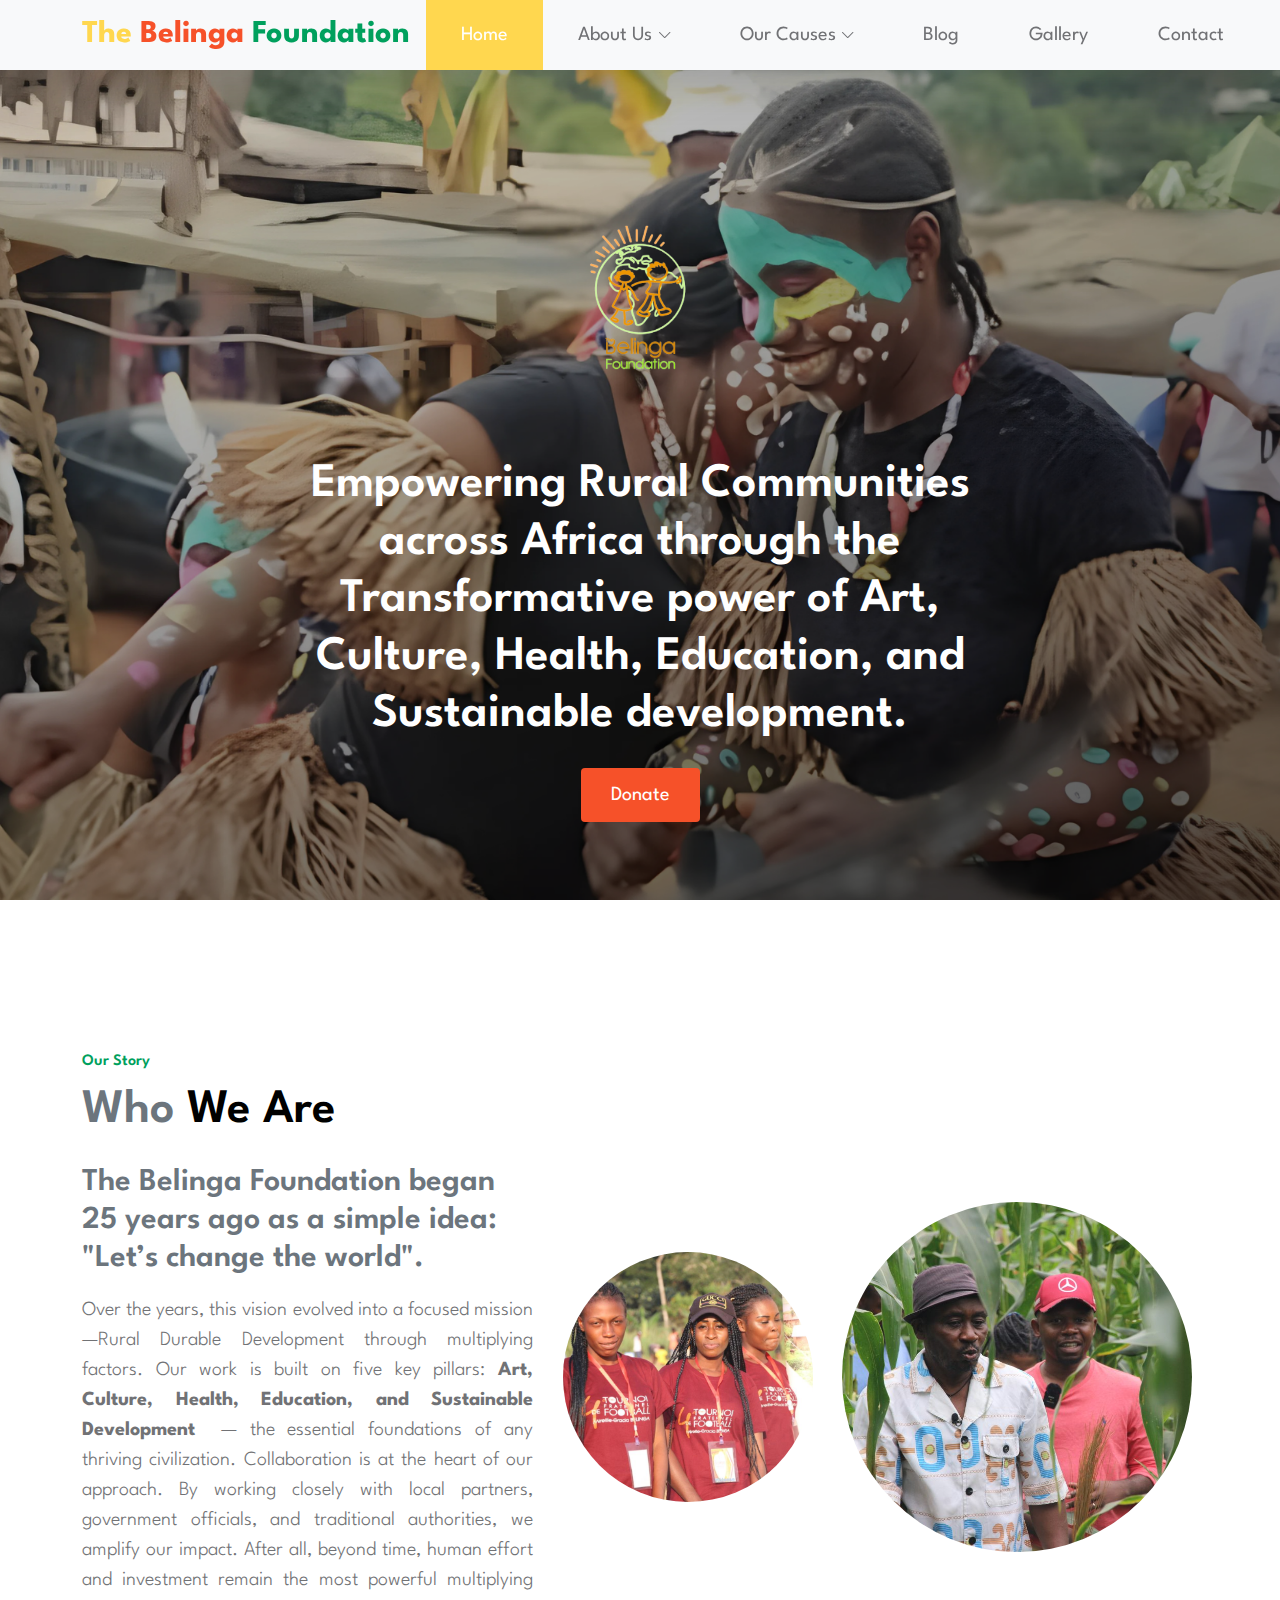
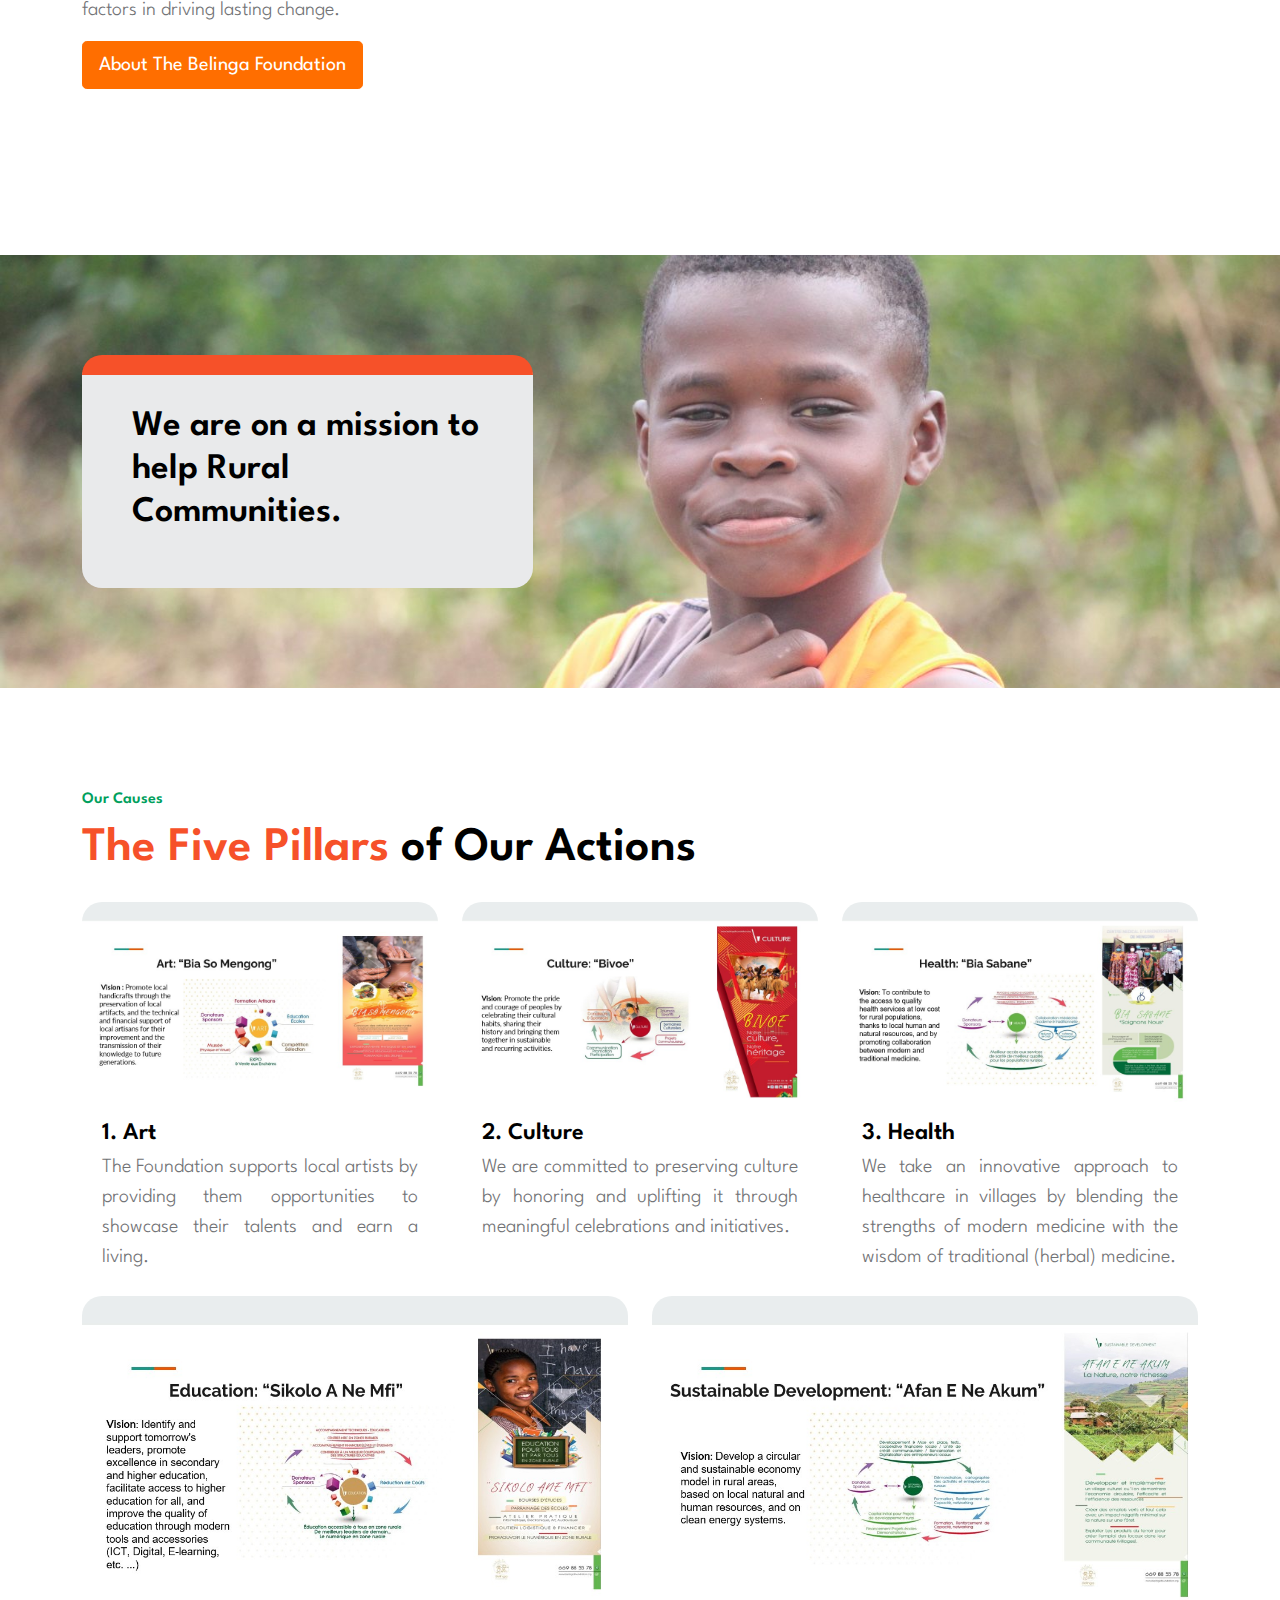
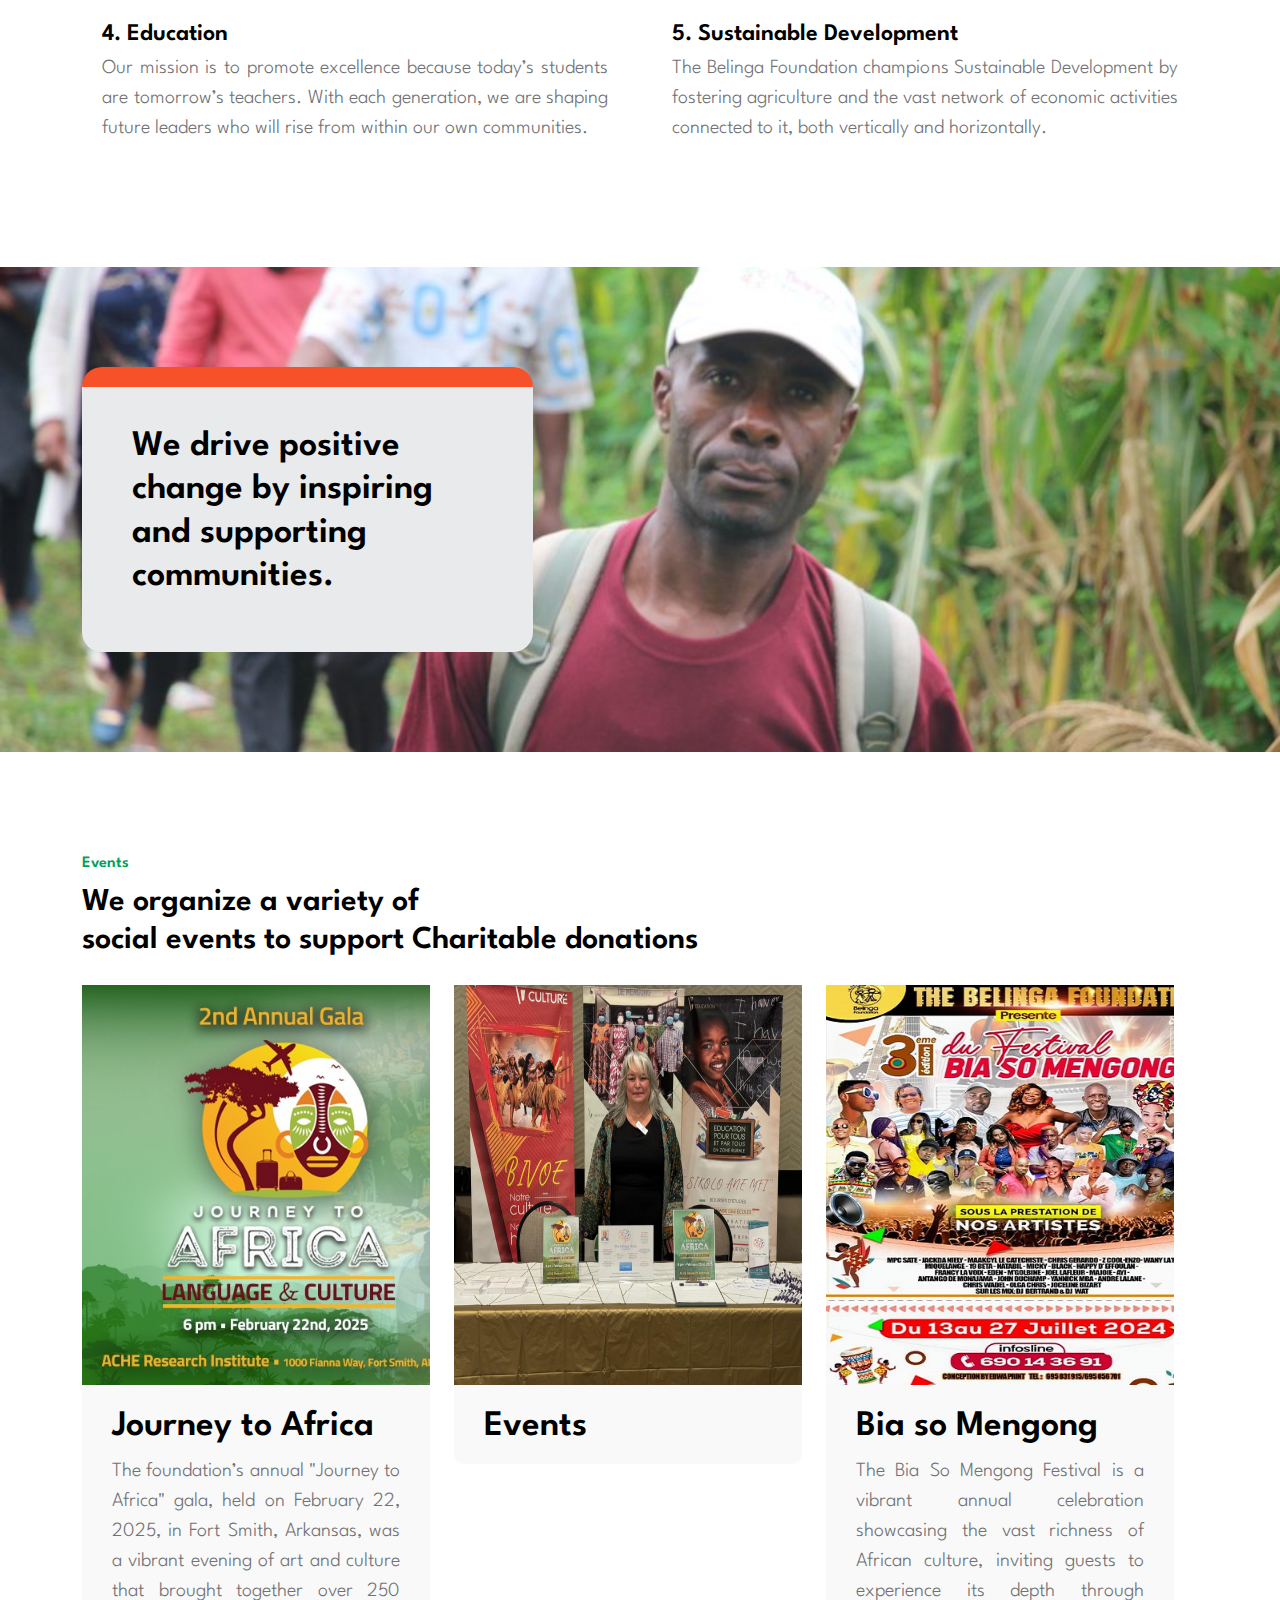
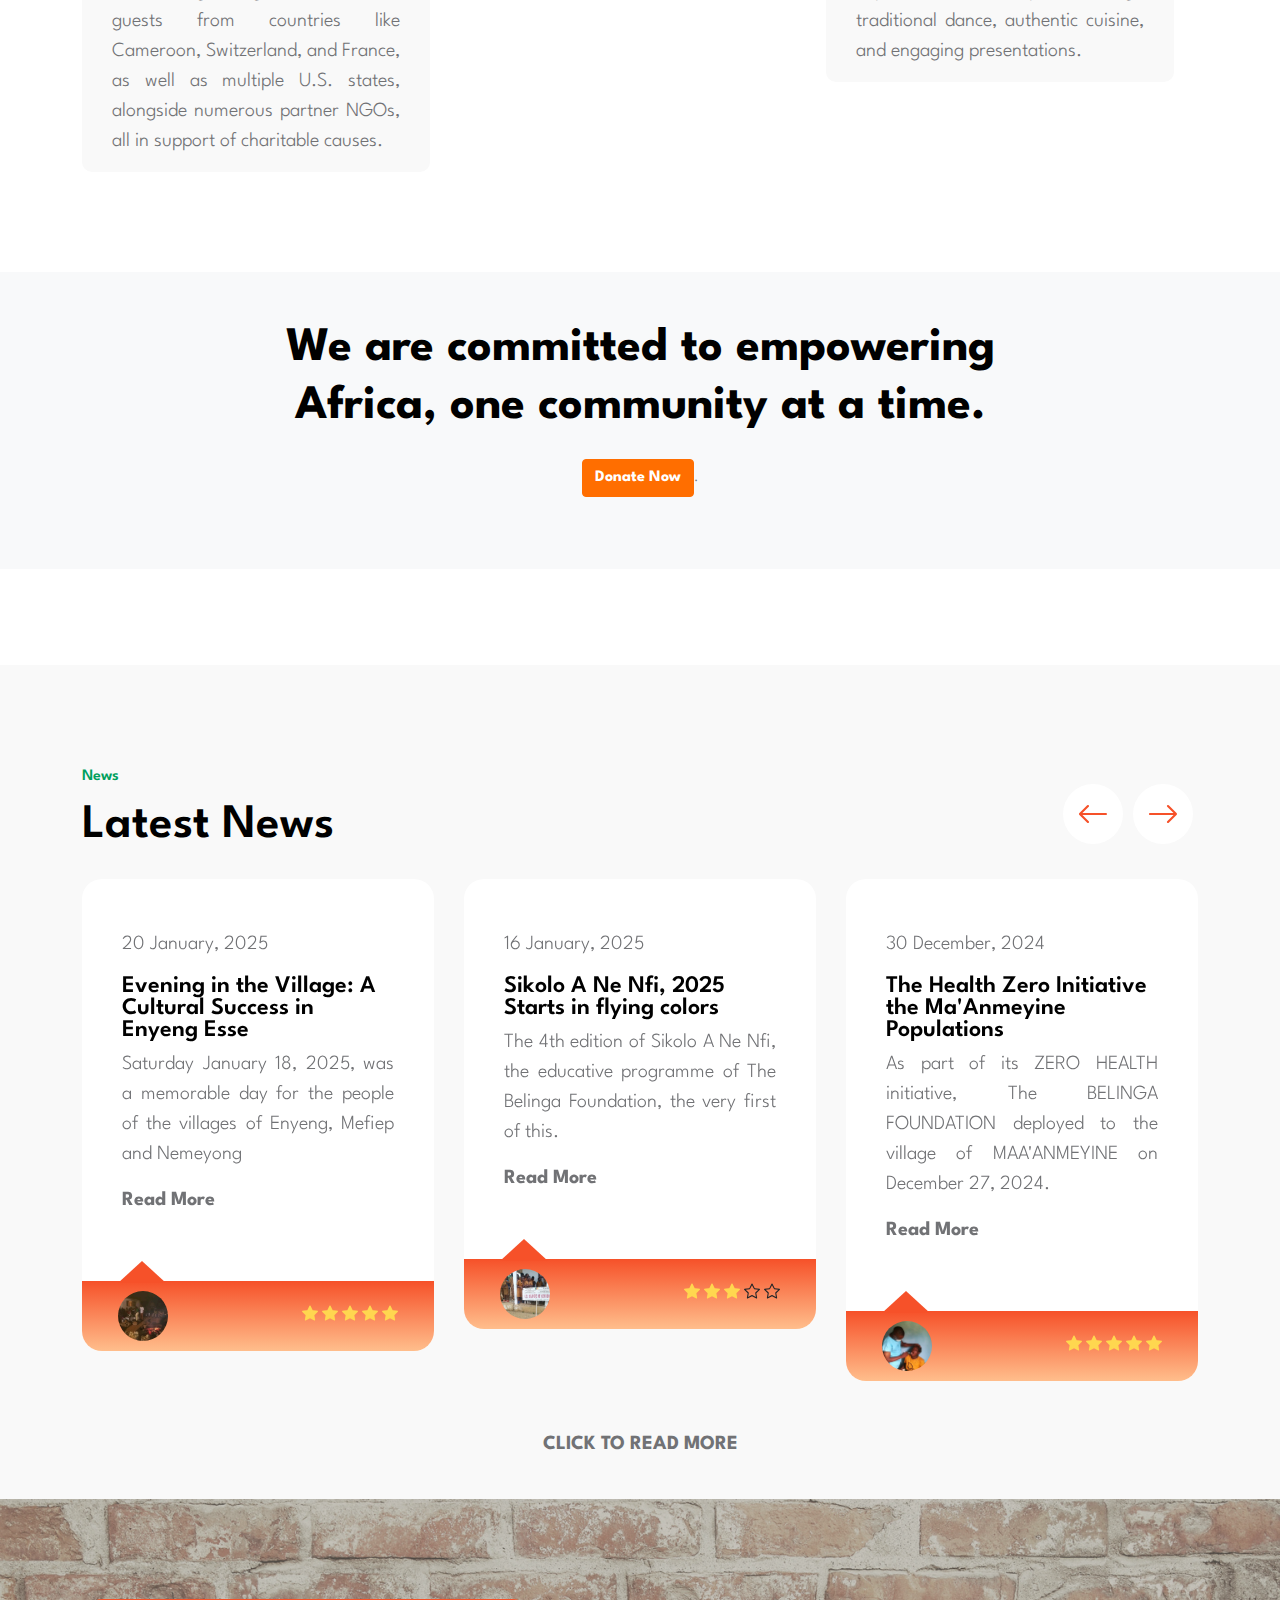
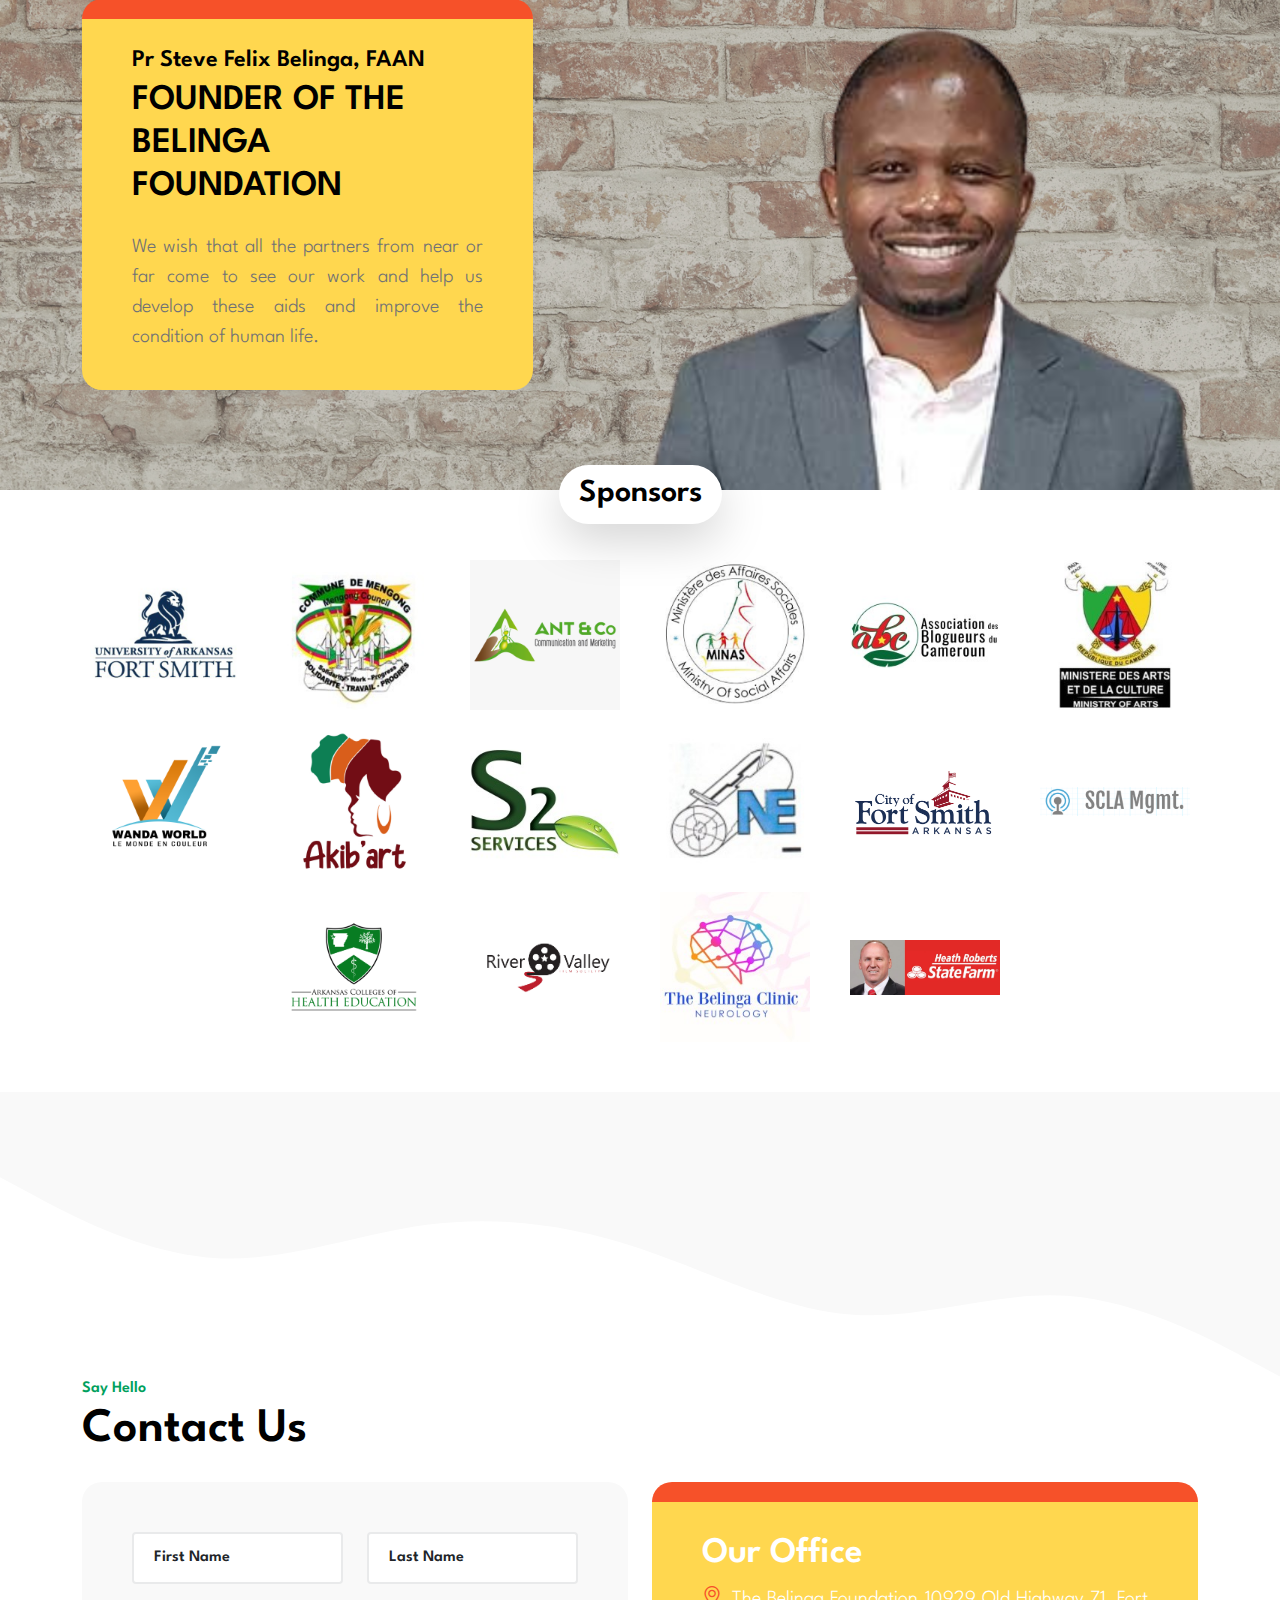
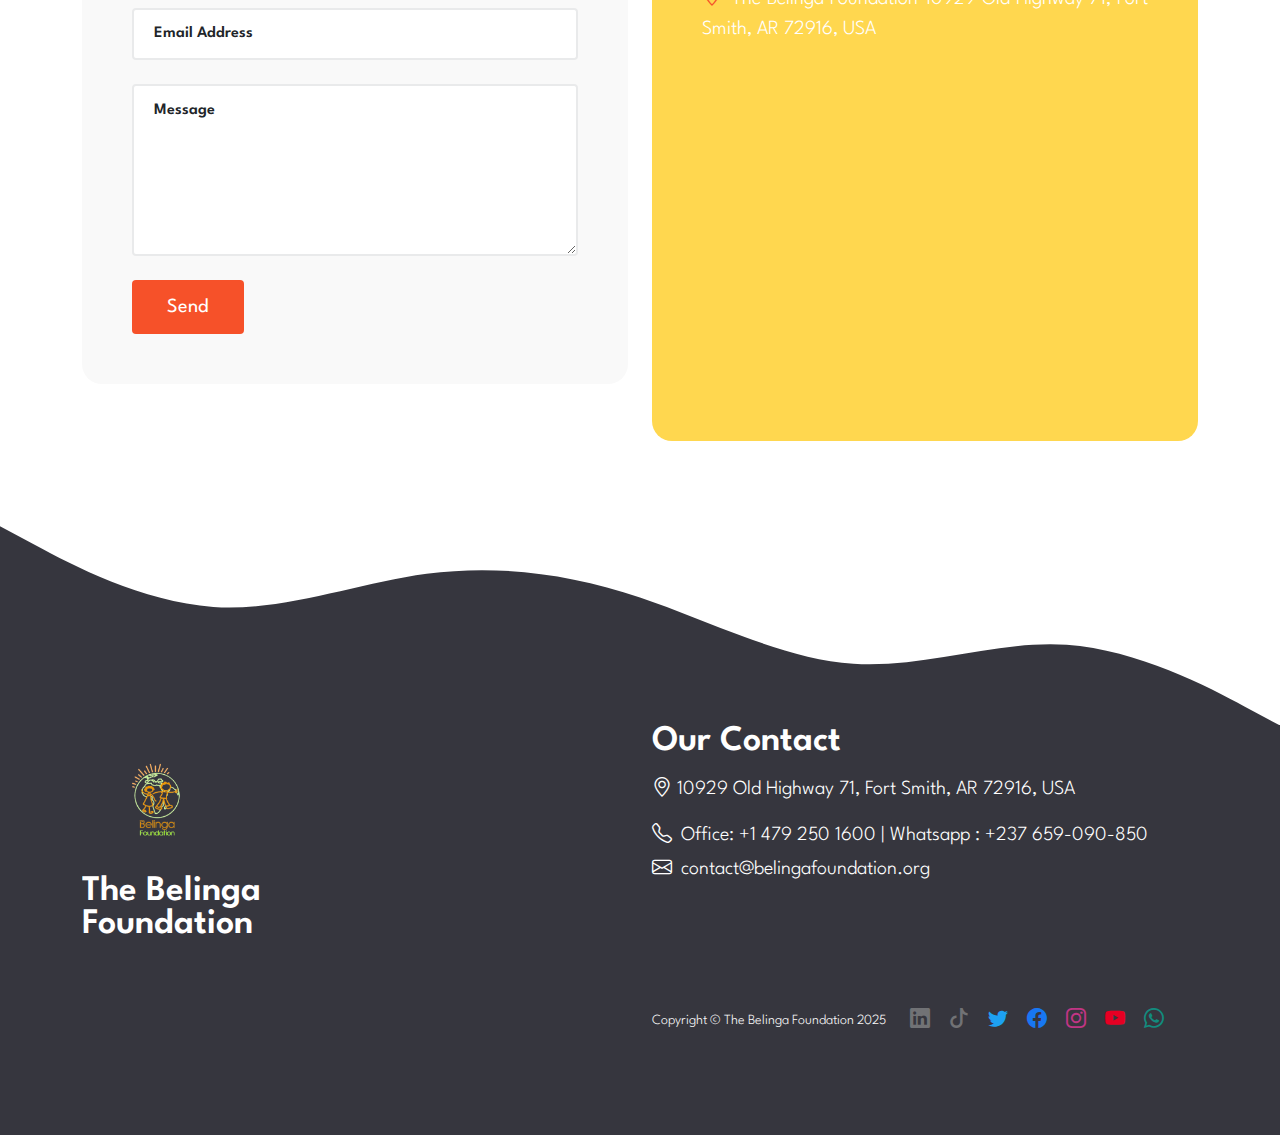
<file: index.html>
<!DOCTYPE html>
<html lang="en">
  <head>
    <meta charset="utf-8" />
    <meta name="viewport" content="width=device-width, initial-scale=1" />
    <meta name="description" content="" />

    <title>Home | The Belinga Foundation</title>

    <!-- CSS FILES -->
    <link rel="preconnect" href="https://fonts.googleapis.com" />

    <link rel="preconnect" href="https://fonts.gstatic.com" crossorigin />

    <link
      href="https://fonts.googleapis.com/css2?family=League+Spartan:wght@100;300;400;600;700&display=swap"
      rel="stylesheet"
    />
    <link href="css/bootstrap.min.css" rel="stylesheet" />
    <link href="css/bootstrap-icons.css" rel="stylesheet" />
    <link href="css/owl.carousel.min.css" rel="stylesheet" />
    <link href="css/style.css" rel="stylesheet" />
    <link rel="icon" type="image/x-icon" href="images/logo/favicon.jpg" />
  </head>

  <body>
    <!-- ? Preloader Start -->
    <!-- <div id="preloader-active">
      <div class="preloader d-flex align-items-center justify-content-center">
          <div class="preloader-inner position-relative">
              <div class="preloader-circle"></div>
              <div class="preloader-img pere-text">
                  <img src="images/logo/lg.png" alt="">
              </div>
          </div>
      </div>
  </div>-->
    <!-- Preloader Start -->
    <nav class="navbar navbar-expand-lg bg-light fixed-top shadow-lg">
      <div class="container">
        <a class="navbar-brand" href="index.html">
          The<span class="tooplate-red"> Belinga</span>
          <span class="tooplate-green"> Foundation</span>
        </a>

        <button
          class="navbar-toggler"
          type="button"
          data-bs-toggle="collapse"
          data-bs-target="#navbarNav"
          aria-controls="navbarNav"
          aria-expanded="false"
          aria-label="Toggle navigation"
        >
          <span class="navbar-toggler-icon"></span>
        </button>

        <div class="collapse navbar-collapse" id="navbarNav">
          <ul class="navbar-nav ms-auto">
            <li class="nav-item">
              <a class="nav-link click-scroll" href="#section_1">Home</a>
            </li>

            <li class="nav-item dropdown">
              <a
                class="nav-link dropdown-toggle click-scroll"
                href="#section_2"
                id="navbarLightDropdownMenuLink"
                role="button"
                data-bs-toggle="dropdown"
                aria-expanded="false"
                >About Us</a>

              <ul
                class="dropdown-menu dropdown-menu-light"
                aria-labelledby="navbarLightDropdownMenuLink"
              >
                <li>
                  <a class="dropdown-item" href="about.html">Who We Are</a>
                </li>

                <li>
                  <a class="dropdown-item" href="#">Our Team</a>
                </li>
              </ul>
            </li>

            <li class="nav-item dropdown">
              <a
                class="nav-link dropdown-toggle click-scroll"
                href="#section_3"
                id="navbarLightDropdownMenuLink"
                role="button"
                data-bs-toggle="dropdown"
                aria-expanded="false"
                >Our Causes</a>

              <ul
                class="dropdown-menu dropdown-menu-light"
                aria-labelledby="navbarLightDropdownMenuLink"
              >
                <li>
                  <a class="dropdown-item" href="causes.html">Causes</a>
                </li>
                <li>
                  <a class="dropdown-item" href="#">Campaign</a>
                </li>
              </ul>
            </li>
            <li class="nav-item">
              <a class="nav-link click-scroll" href="#section_4">Blog</a>
            </li>
            <li class="nav-item">
              <a class="nav-link click-scroll" href="#">Gallery</a>
            </li>

            <li class="nav-item">
              <a class="nav-link click-scroll" href="#section_5">Contact</a>
            </li>
          </ul>
        </div>
      </div>
    </nav>

    <main>
      <section
        class="hero-section hero-slide d-flex justify-content-center align-items-center"
        id="section_1"
      >
        <div class="container">
          <div class="row">
            <div class="col-lg-8 col-12 text-center mx-auto">
              <div class="hero-section-text">
                <img
                  src="images/logo/bf-logo.png"
                  class="img-rounded"
                  width="300"
                  height="300"
                  alt="Belinga Foundation's Logo"
                />
                <div class="hero-section-text">
                  <h2 class="hero-title text-white mt-2 mb-4">
                    Empowering Rural Communities across Africa through the
                    Transformative power of Art, Culture, Health, Education, and
                    Sustainable development.
                  </h2>
                  <a href="donate.html" class="btn btn-primary cta-btn">Donate</a>
                </div>
              </div>
              </div>
            </div>
          </div>
        </div>
      </section>

      <section class="about-section section-padding" id="section_2">
        <div class="container">
          <div class="row align-items-center">
            <div class="col-lg-5 col-12">
              <small class="section-small-title">Our Story</small>

              <h2 class="mt-2 mb-4">
                <span class="text-muted">Who</span> We Are
              </h2>

              <h4 class="text-muted mb-3">
                The Belinga Foundation began 25 years ago as a simple idea: "Let’s change the world".
              </h4>

              <p>Over the years, this vision evolved into a focused mission—Rural Durable Development through multiplying factors. 
                Our work is built on five key pillars:<strong> Art, Culture, Health, Education, and Sustainable Development </strong> — the essential foundations of any thriving civilization.
                Collaboration is at the heart of our approach. By working closely with local partners, government officials, and traditional authorities, we amplify our impact. 
                After all, beyond time, human effort and investment remain the most powerful multiplying factors in driving lasting change.
              </p>
              <p>
                <a href="about.html" class="btn btn-primary btn-lg">About The Belinga Foundation</a>
              </p>
            </div>

            <div class="col-lg-3 col-md-5 col-5 mx-lg-auto">
              <img
                src="images/home/1_5.png"
                class="about-image about-image-small img-fluid"
                alt=""
              />
            </div>

            <div class="col-lg-4 col-md-7 col-7">
              <img
                src="images/home/1_3.jpg"
                class="about-image img-fluid"
                alt=""
              />
            </div>
          </div>
        </div>
      </section>

      <section class="featured-section section-padding">
        <div class="container">
          <div class="row">
            <div class="col-lg-5 col-12">
              <div class="custom-block featured-custom-block">
                <h3 class="mt-6 mb-4">We are on a mission to help Rural Communities.</h3>
              </div>        
            </div>
          </div>
        </div>
      </section>        
                      
     <section class="shop-section section-padding" id="section_3">
      <div class="container">
        <div class="row">
          <div class="col-lg-12 col-12">
            <small class="section-small-title">Our Causes</small>

            <h2 class="mt-2 mb-4">
              <span class="tooplate-red">The Five Pillars</span> of Our Actions
            </h2>
          </div>

          <div class="col-lg-4 col-12">
            <div class="shop-thumb">
              <div class="shop-image-wrap">
                <a href="5 pillars/art.html">
                  <img
                    src="images/5 pillars/art.jpg"
                    class="shop-image img-fluid"
                    alt=""
                  />
                </a>

               <div class="shop-btn-wrap">
                  <a
                    href="5 pillars/art.html"
                    class="shop-btn custom-btn btn d-flex align-items-center align-items-center"
                    >Learn more</a>
                </div>
              </div>
              <div class="shop-body">
                <h5>1. Art</h5>
                <p>The Foundation supports local artists by providing them opportunities to showcase their talents and earn a living.</p>
              </div>
            </div>
          </div>
          

          <div class="col-lg-4 col-12">
            <div class="shop-thumb">
              <div class="shop-image-wrap">
                <a href="5 pillars/culture.html">
                  <img
                    src="images/5 pillars/culture.jpg"
                    class="shop-image img-fluid"
                    alt=""
                  />
                </a>

               <div class="shop-btn-wrap">
                  <a
                    href="5 pillars/culture.html"
                    class="shop-btn custom-btn btn d-flex align-items-center align-items-center"
                    >Learn more</a>
                </div>
              </div>
              <div class="shop-body">
                <h5>2. Culture</h5>
                <p>We are committed to preserving culture by honoring and uplifting it through meaningful celebrations and initiatives.</p>
              </div>
             </div>
          </div>
          

          <div class="col-lg-4 col-12">
            <div class="shop-thumb">
              <div class="shop-image-wrap">
                <a href="5 pillars/health.html">
                  <img
                    src="images/5 pillars/health.jpg"
                    class="shop-image img-fluid"
                    alt=""
                  />
                </a>

               <div class="shop-btn-wrap">
                  <a
                    href="5 pillars/health.html"
                    class="shop-btn custom-btn btn d-flex align-items-center align-items-center"
                    >Learn more</a>
                </div>
              </div>
              <div class="shop-body">
                <h5>3. Health</h5>
                <p>We take an innovative approach to healthcare in villages by blending the strengths of modern medicine with the wisdom of traditional (herbal) medicine.</p>
              </div>
            </div>
          </div>
          

          <div class="col-lg-6 col-12">
            <div class="shop-thumb">
              <div class="shop-image-wrap">
                <a href="5 pillars/education.html">
                  <img
                    src="images/5 pillars/education.jpg"
                    class="shop-image img-fluid"
                    alt=""
                  />
                </a>

               <div class="shop-btn-wrap">
                  <a
                    href="5 pillars/education.html"
                    class="shop-btn custom-btn btn d-flex align-items-center align-items-center"
                    >Learn more</a>
                </div>
              </div>
              <div class="shop-body">
                <h5>4. Education</h5>
                <p>Our mission is to promote excellence because today’s students are tomorrow’s teachers. With each generation, we are shaping future leaders who will rise from within our own communities.</p>
              </div>
            </div>
          </div>
          

          <div class="col-lg-6 col-12">
            <div class="shop-thumb">
              <div class="shop-image-wrap">
                <a href="5 pillars/sustainable_development.html">
                  <img
                    src="images/5 pillars/sd.jpg"
                    class="shop-image img-fluid"
                    alt=""
                  />
                </a>

               <div class="shop-btn-wrap">
                  <a
                    href="5 pillars/sustainable_development.html"
                    class="shop-btn custom-btn btn d-flex align-items-center align-items-center"
                    >Learn more</a>
                </div>
              </div>
              <div class="shop-body">
                <h5>5. Sustainable Development</h5>
                <p>The Belinga Foundation champions Sustainable Development by fostering agriculture and the vast network of economic activities connected to it, both vertically and horizontally.</p>
              </div>
             </div>
          </div>
         </div>
            </div>
            </div>
            </div>
            </div>
            </section>
            <section class="featuredx-section section-padding">
              <div class="container">
                <div class="row">
                  <div class="col-lg-5 col-12">
                    <div class="custom-block featured-custom-block">
                      <h3 class="mt-2 mb-4">We drive positive change by inspiring and supporting communities.</h3>
      
                        </div>
                      </div>
                    </div>        
                  </div>
                </div>
              </div>
            </section> 
            
             <section class="shop-section section-padding" id="section_3">
              <div class="container">
                  <div class="row">
                    <div class="col-md-6 col-sm-6">
                             
                      </div>
                        <div class="row">
                          <div class="col-lg-12 col-12">
                            <small class="section-small-title">Events</small>
              
                            <h4 class="mt-2 mb-4">
                              <span>We organize a variety of <br/>social events to support Charitable donations</span> 
                            </h4>
                          </div>
              
    
                        <div class="clearfix"></div>
    
                        <div class="col-md-4 col-sm-6">
                             <div class="team-thumb wow fadeInUp" data-wow-delay="0.2s">
                                  <img src="images/events/jta gala.jpg" width="400" height="400" class="img-responsive" alt="">
    
                                       <div class="team-info">
                                            <h3>Journey to Africa</h3>
                                            <p>
                                              The foundation’s annual "Journey to Africa" gala, held on February 22, 2025, in Fort Smith, Arkansas, was a vibrant evening of art and culture that brought together over 250 guests from countries like Cameroon, Switzerland, and France, as well as multiple U.S. states, alongside numerous partner NGOs, all in support of charitable causes.
                                            </p>
                                       </div>
                                       
    
                             </div>
                        </div>
    
                        <div class="col-md-4 col-sm-6">
                             <div class="team-thumb wow fadeInUp" data-wow-delay="0.4s">
                                  <img src="images/events/1_2.jpg" width="400" height="400" class="img-responsive" alt="">
    
                                       <div class="team-info">
                                            <h3>Events</h3>
                                            <p></p>
                                       </div>
                                </div>
                        </div>
    
                        <div class="col-md-4 col-sm-6">
                             <div class="team-thumb wow fadeInUp" data-wow-delay="0.6s">
                                  <img src="images/events/bia so mengong-.png" width="400" height="400" class="img-responsive" alt="">
    
                                       <div class="team-info">
                                            <h3>Bia so Mengong</h3>
                                            <p>The Bia So Mengong Festival is a vibrant annual celebration showcasing the vast richness of African culture, inviting guests to experience its depth through traditional dance, authentic cuisine, and engaging presentations.</p>       
                                        </div>
                               </div>
                        
                        </div>
              </div>
         </section>  
           
      <section class="newsletter-cta py-5 bg-light">
        <div class="container">
             <div class="row justify-content-center">
                <div class="col-lg-8 text-center">
                    <h2 class="mb-4 fw-bold">We are committed to empowering Africa, one community at a time.</h2>          
                    <p class="mt-3 text-muted small text-center mb-4"><a href="donate.html" class="btn btn-primary"><strong>Donate Now</strong></a>.</p>
                </div>
                </div>
            </div>
        </div>
    </section>
        &nbsp;&nbsp;&nbsp;&nbsp;<br />
        &nbsp;&nbsp;&nbsp;&nbsp;<br />
        &nbsp;&nbsp;&nbsp;&nbsp;<br />
        &nbsp;&nbsp;&nbsp;&nbsp;<br />


   <section class="reviews-section section-padding pb-0" id="section_4">
    <div class="container">
        <div class="row">

            <div class="col-lg-12 col-12">
                <small class="section-small-title">News</small>

                <h2 class="mt-2 mb-4">Latest News</h2>

                <div class="owl-carousel reviews-carousel">
                    <div class="reviews-thumb">
                        <div class="reviews-body">
                          <p>20 January, 2025</p>
                          <h5>Evening in the Village: A Cultural Success in Enyeng Esse</h5>
                          <p>Saturday January 18, 2025, was a memorable day for the people of the villages of Enyeng, Mefiep and Nemeyong</p>
                          <p><strong><a href="#">Read More</a></strong></p>
                        </div>
                        
                        <div class="reviews-bottom reviews-bottom-up d-flex align-items-center">
                            <img src="images/blog/eveningatesse.jpg" class="avatar-image img-fluid" alt="">

                            <div class="d-flex align-items-center justify-content-between flex-wrap w-100 ms-3">
                              <p class="text-white mb-0">
                                    
                                </p>

                                <div class="reviews-icons">
                                    <i class="bi-star-fill"></i>
                                    <i class="bi-star-fill"></i>
                                    <i class="bi-star-fill"></i>
                                    <i class="bi-star-fill"></i>
                                    <i class="bi-star-fill"></i>
                                </div>
                            </div>
                        </div>
                    </div>

                    <div class="reviews-thumb">
                        <div class="reviews-body">
                          <p>16 January, 2025</p>
                          <h5>Sikolo A Ne Nfi, 2025 Starts in flying colors</h5>
                          <p>The 4th edition of Sikolo A Ne Nfi, the educative programme of The Belinga Foundation, the very first of this.</p>
                          <p><strong><a href="#">Read More</a></strong></p>
                        </div>

                        <div class="reviews-bottom reviews-bottom-up d-flex align-items-center">
                            <img src="images/blog/sikilo.jpg" class="avatar-image img-fluid" alt="">
                           
                            <div class="d-flex align-items-center justify-content-between flex-wrap w-100 ms-3">
                              <p class="text-white mb-0">
                                    
                              </p>
                                  <div class="reviews-icons">
                                    <i class="bi-star-fill"></i>
                                    <i class="bi-star-fill"></i>
                                    <i class="bi-star-fill"></i>
                                    <i class="bi-star"></i>
                                    <i class="bi-star"></i>
                                </div>
                            </div>
                        </div>
                    </div>

                    <div class="reviews-thumb">
                        <div class="reviews-body">
                          <p>30 December, 2024</p>
                          <h5>The Health Zero Initiative the Ma'Anmeyine Populations</h5>
                          <p>As part of its ZERO HEALTH initiative, The BELINGA FOUNDATION deployed to the village of MAA'ANMEYINE on December 27, 2024.</p>
                          <p><strong><a href="#">Read More</a></strong></p>
                        </div>

                        <div class="reviews-bottom reviews-bottom-up d-flex align-items-center">
                            <img src="images/blog/health_zero.jpg" class="avatar-image img-fluid" alt="">

                            <div class="d-flex align-items-center justify-content-between flex-wrap w-100 ms-3">
                                <p class="text-white mb-0">
                                    
                                </p>

                                <div class="reviews-icons">
                                    <i class="bi-star-fill"></i>
                                    <i class="bi-star-fill"></i>
                                    <i class="bi-star-fill"></i>
                                    <i class="bi-star-fill"></i>
                                    <i class="bi-star-fill"></i>
                                </div>
                            </div>
                        </div>
                    </div>

                    <div class="reviews-thumb">
                        <div class="reviews-body">
                          <p>21 December, 2024</p>
                          <h5>The Belinga Foundation stands by the side of the vulnerable Students in Garoua Boulai</h5>
                          <p>For every child deserves to smile, The Belinga Foundation has left the South, Littoral, and Center regions of Cameroon.</p>
                          <p><strong><a href="#">Read More</a></strong></p>
                        </div>

                        <div class="reviews-bottom reviews-bottom-up d-flex align-items-center">
                            <img src="images/blog/students.jpg" class="avatar-image img-fluid" alt="">

                            <div class="d-flex align-items-center justify-content-between flex-wrap w-100 ms-3">
                              <p class="text-white mb-0">
                                    
                              </p>

                                <div class="reviews-icons">
                                    <i class="bi-star-fill"></i>
                                    <i class="bi-star-fill"></i>
                                    <i class="bi-star-fill"></i>
                                    <i class="bi-star"></i>
                                    <i class="bi-star"></i>
                                </div>
                            </div>
                        </div>
                    </div>

                    <div class="reviews-thumb">
                        <div class="reviews-body">
                          <p>19 December, 2024</p>
                          <h5>The Belinga Foundation and AFFBY closer to the Elders.</h5>
                          <p>On Decemberv 7, 2024, a team from The Belinga Foundation carried out a social assitance mission in the Biwong-Bane district.</p>
                          <p><strong><a href="#">Read More</a></strong></p>
                        </div>

                        <div class="reviews-bottom reviews-bottom-up d-flex align-items-center">
                            <img src="images/blog/affby_closer.jpg" class="avatar-image img-fluid" alt="">

                            <div class="d-flex align-items-center justify-content-between flex-wrap w-100 ms-3">
                              <p class="text-white mb-0">
                                    
                              </p>
                                <div class="reviews-icons">
                                    <i class="bi-star-fill"></i>
                                    <i class="bi-star-fill"></i>
                                    <i class="bi-star-fill"></i>
                                    <i class="bi-star-fill"></i>
                                    <i class="bi-star-fill"></i>
                                </div>
                            </div>
                        </div>
                    </div>
                </div>

                <div class="col-lg-12 col-12">
                  <p class="d-flex justify-content-center align-items-center mt-lg-5"><strong><a href="#">CLICK TO READ MORE</a></strong></p>
                 &nbsp;
                </div>
            </div>
        </div>
    </div>
</section>

   <section class="featuredy-section section-padding">
        <div class="container">
            <div class="row">

                <div class="col-lg-5 col-12">
                    <div class="custom-block featuredy-custom-block">
                        <h5>Pr Steve Felix Belinga, FAAN</h5>
                        <h3 class="mt-2 mb-4">FOUNDER OF THE BELINGA FOUNDATION</h3>
                                <p class="mb-2">
                                  We wish that all the partners from near or far come to see our work and help us develop these aids and improve the condition of human life.
                                </p>

                            </div>
                        </div>
                    </div>
                </div>

            </div>
        </div>
    </section>
    
      <section class="partners-section">
        <div class="container">
            <div class="row justify-content-center align-items-center">

                <div class="col-lg-12 col-12">
                    <h4 class="partners-section-title bg-white shadow-lg">Sponsors</h4>
                </div>

                <div class="col-lg-2 col-md-4 col-6">
                    <img src="images/sponsors/partner_1.png" class="partners-image img-fluid">
                </div>

                <div class="col-lg-2 col-md-4 col-6">
                    <img src="images/sponsors/partner_2.jpg" class="partners-image img-fluid">
                </div>

                <div class="col-lg-2 col-md-4 col-6">
                    <img src="images/sponsors/partner_3.png" class="partners-image img-fluid">
                </div>

                <div class="col-lg-2 col-md-4 col-6">
                    <img src="images/sponsors/partner_4.png" class="partners-image img-fluid">
                </div>

                <div class="col-lg-2 col-md-4 col-6">
                    <img src="images/sponsors/partner_5.jpg" class="partners-image img-fluid">
                </div>

                
                <div class="col-lg-2 col-md-4 col-6">
                  <img src="images/sponsors/partner_6.jpg" class="partners-image img-fluid">
                </div>
              <p>
              <div class="col-lg-2 col-md-4 col-6">
                  <img src="images/sponsors/partner_7.png" class="partners-image img-fluid">
              </div>

              <div class="col-lg-2 col-md-4 col-6">
                  <img src="images/sponsors/partner_8.png" class="partners-image img-fluid">
              </div>

              <div class="col-lg-2 col-md-4 col-6">
                  <img src="images/sponsors/partner_9.jpg" class="partners-image img-fluid">
              </div>

              <div class="col-lg-2 col-md-4 col-6">
                  <img src="images/sponsors/partner_10.jpg" class="partners-image img-fluid">
              </div>

              <div class="col-lg-2 col-md-4 col-6">
                <img src="images/sponsors/partner_11.jpg" class="partners-image img-fluid">
            </div>

            <div class="col-lg-2 col-md-4 col-6">
                <img src="images/sponsors/partner_12.png" class="partners-image img-fluid">
            </div>
          </p>
            <div class="col-lg-2 col-md-4 col-6">
                <img src="images/sponsors/partner_13.png" class="partners-image img-fluid">
            </div>

            <div class="col-lg-2 col-md-4 col-6">
                <img src="images/sponsors/partner_14.png" class="partners-image img-fluid">
            </div>

            <div class="col-lg-2 col-md-4 col-6">
                <img src="images/sponsors/partner_15.jpg" class="partners-image img-fluid">
            </div>

            <div class="col-lg-2 col-md-4 col-6">
              <img src="images/sponsors/partner_16.jpeg" class="partners-image img-fluid">
          </div>
            </div>
        </div>
    </section>


      <section class="contact-section" id="section_5">
        <svg xmlns="http://www.w3.org/2000/svg" viewBox="0 0 1440 320"><path fill="#f9f9f9" fill-opacity="1" d="M0,96L40,117.3C80,139,160,181,240,186.7C320,192,400,160,480,149.3C560,139,640,149,720,176C800,203,880,245,960,250.7C1040,256,1120,224,1200,229.3C1280,235,1360,277,1400,298.7L1440,320L1440,0L1400,0C1360,0,1280,0,1200,0C1120,0,1040,0,960,0C880,0,800,0,720,0C640,0,560,0,480,0C400,0,320,0,240,0C160,0,80,0,40,0L0,0Z"></path></svg>
        <div class="container">
            <div class="row">

                <div class="col-lg-12 col-12">
                    <small class="section-small-title">Say Hello</small>

                    <h2 class="mb-4">Contact Us</h2>
                </div>

                <div class="col-lg-6 col-12">
                    <form class="custom-form contact-form" action="#" method="post" role="form">
                        <div class="row">
                            <div class="col-lg-6 col-md-6 col-12">
                                <div class="input-group align-items-center">
                                    <label for="first-name">First Name</label>

                                    <input type="text" name="first-name" id="first-name" class="form-control" required>
                                </div>
                            </div>

                            <div class="col-lg-6 col-md-6 col-12">
                                <div class="input-group align-items-center">
                                    <label for="last-name">Last Name</label>

                                    <input type="text" name="last-name" id="last-name" class="form-control" required>
                                </div>
                            </div>
                        </div>

                        <div class="input-group align-items-center">
                            <label for="email">Email Address</label>

                             <input type="email" name="email" id="email" pattern="[^ @]*@[^ @]*" class="form-control" required>
                        </div>

                        <div class="input-group textarea-group">
                            <label for="message">Message</label>

                            <textarea name="message" rows="6" class="form-control" id="message"></textarea>
                        </div>

                        <div class="col-lg-3 col-md-4 col-6">
                            <button type="submit" class="form-control">Send</button>
                        </div>
                    </form>
                </div>

                <div class="col-lg-6 col-12 mt-5 mt-lg-0">
                    <div class="custom-block">

                        <h3 class="text-white mb-2">Our Office</h3>

                        <p class="text-white mb-2">
                            <i class="contact-icon bi-geo-alt me-1"></i>
                            The Belinga Foundation 10929 Old Highway 71, Fort Smith, AR 72916, USA
                        </p>
                    <div class="d-flex flex-wrap">                   
                </div>
                        <section id="google-map">
                          <iframe src="https://www.google.com/maps/embed?pb=!1m18!1m12!1m3!1d3257.0380465266207!2d-94.37108909999999!3d35.2801803!2m3!1f0!2f0!3f0!3m2!1i1024!2i768!4f13.1!3m3!1m2!1s0x87cbad10b890aa61%3A0x15419d75750571fc!2s10929%20Old%20Hwy%2071%2C%20Fort%20Smith%2C%20AR%2072916%2C%20USA!5e0!3m2!1sen!2suk!4v1745931893670!5m2!1sen!2suk" width="100%" height="350" frameborder="0" style="border:0" allowfullscreen></iframe>
                    </section> 
                  </div>
                </div>

            </div>
        </div>
    </section>
    <svg xmlns="http://www.w3.org/2000/svg" viewBox="0 0 1440 320"><path fill="#36363e" fill-opacity="1" d="M0,96L40,117.3C80,139,160,181,240,186.7C320,192,400,160,480,149.3C560,139,640,149,720,176C800,203,880,245,960,250.7C1040,256,1120,224,1200,229.3C1280,235,1360,277,1400,298.7L1440,320L1440,320L1400,320C1360,320,1280,320,1200,320C1120,320,1040,320,960,320C880,320,800,320,720,320C640,320,560,320,480,320C400,320,320,320,240,320C160,320,80,320,40,320L0,320Z"></path></svg>            
      

    </main>

    

    <footer class="site-footer section-padding">
      <div class="container">
        <div class="row">
          <div class="col-lg-3 col-md-5 col-12 mb-3">
            <a href="index.html">
              <img src="images/logo/bf-logo.png" width="150" height="150" alt="Belinga Foundation's Logo"/>
            </a>
            <h3>
              <a href="index.html" class="custom-link mb-1">The Belinga Foundation</a>
            </h3>
          </div>

          <div class="col-lg-6 col-md-7 col-12 ms-lg-auto mb-3">
            <h3 class="text-white mb-3">Our Contact</h3>

            <p class="text-white mt-2">
              <i class="bi-geo-alt"></i>
              10929 Old Highway 71, Fort Smith, AR 72916, USA
            <p class="text-white mb-1">
              <i class="bi-telephone me-1"></i>          
              <a href="tel: +1 479 250 1600" class="text-white"> Office: +1 479 250 1600 | Whatsapp : +237 659-090-850 </a>
            </p>
            <p class="text-white mb-1">  
              <i class="bi-envelope me-1"></i>
              <a href="mailto:info@company.com" class="text-white">
                contact@belingafoundation.org</a>
            </p>
            </p>
          </div>        
          <div
            class="col-lg-6 col-md-7 copyright-text-wrap col-12 d-flex flex-wrap align-items-center mt-4 ms-auto"
          >
            <p class="copyright-text mb-0 me-4">
              Copyright © The Belinga Foundation 2025
            </p>

            <ul class="social-icon">
              <li class="social-icon-item">
                <a
                  href="https://www.linkedin.com/in/the-belinga-foundation-81a653223/"
                  class="social-icon-link social-icon-linkedin bi-linkedin" target="_blank"
                ></a>
              </li>
              <li class="social-icon-item">
                <a
                  href="https://www.tiktok.com/@belfond2018"
                  class="social-icon-link social-icon-tiktok bi-tiktok" target="_blank"
                ></a>
              </li>
              <li class="social-icon-item">
                <a
                  href="https://x.com/BelFondNation"
                  class="social-icon-link social-icon-twitter bi-twitter" target="_blank"
                ></a>
              </li>

              <li class="social-icon-item">
                <a
                  href="https://web.facebook.com/TheBelingaFoundation"
                  class="social-icon-link social-icon-facebook bi-facebook" target="_blank"
                ></a>
              </li>

              <li class="social-icon-item">
                <a
                  href="https://www.instagram.com/thebelingafoundation2021/"
                  class="social-icon-link social-icon-instagram bi-instagram" target="_blank"
                ></a>
              </li>

              <li class="social-icon-item">
                <a
                  href="https://www.youtube.com/@belingafoundation"
                  class="social-icon-link social-icon-pinterest bi-youtube" target="_blank"
                ></a>
              </li>

              <li class="social-icon-item">
                <a
                  href="https://api.whatsapp.com/send/?phone=%2B237659090850&text&type=phone_number&app_absent=0&wame_ctl=1"
                  class="social-icon-link social-icon-whatsapp bi-whatsapp" target="_blank"
                ></a>
              </li>
            </ul>
          </div>
        </div>
      </div>
    </footer>

    <!-- JAVASCRIPT FILES -->
    <script src="js/jquery.min.js"></script>
    <script src="js/bootstrap.min.js"></script>
    <script src="js/click-scroll.js"></script>
    <script src="js/jquery.backstretch.min.js"></script>
    <script src="js/owl.carousel.min.js"></script>
    <script src="js/custom.js"></script>
    <script src="js/main.js"></script>
  </body>
</html>
</file>
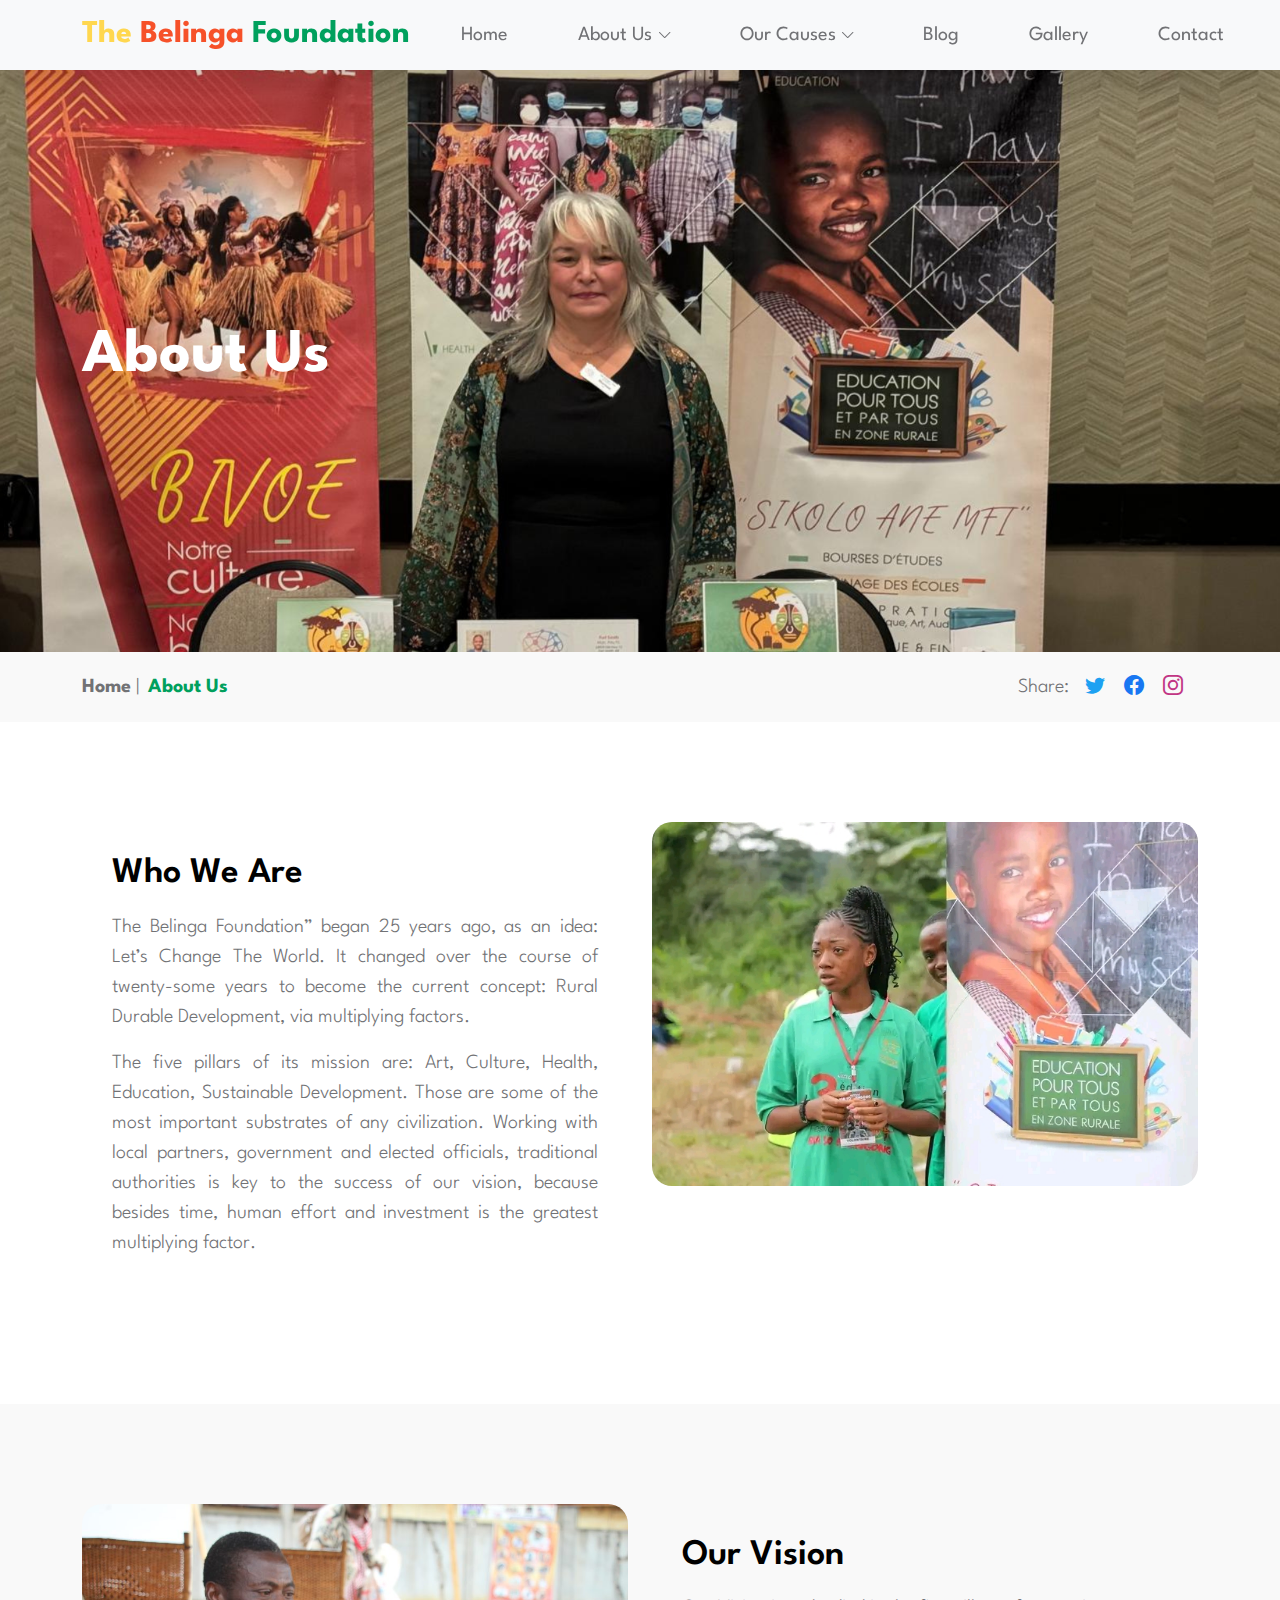
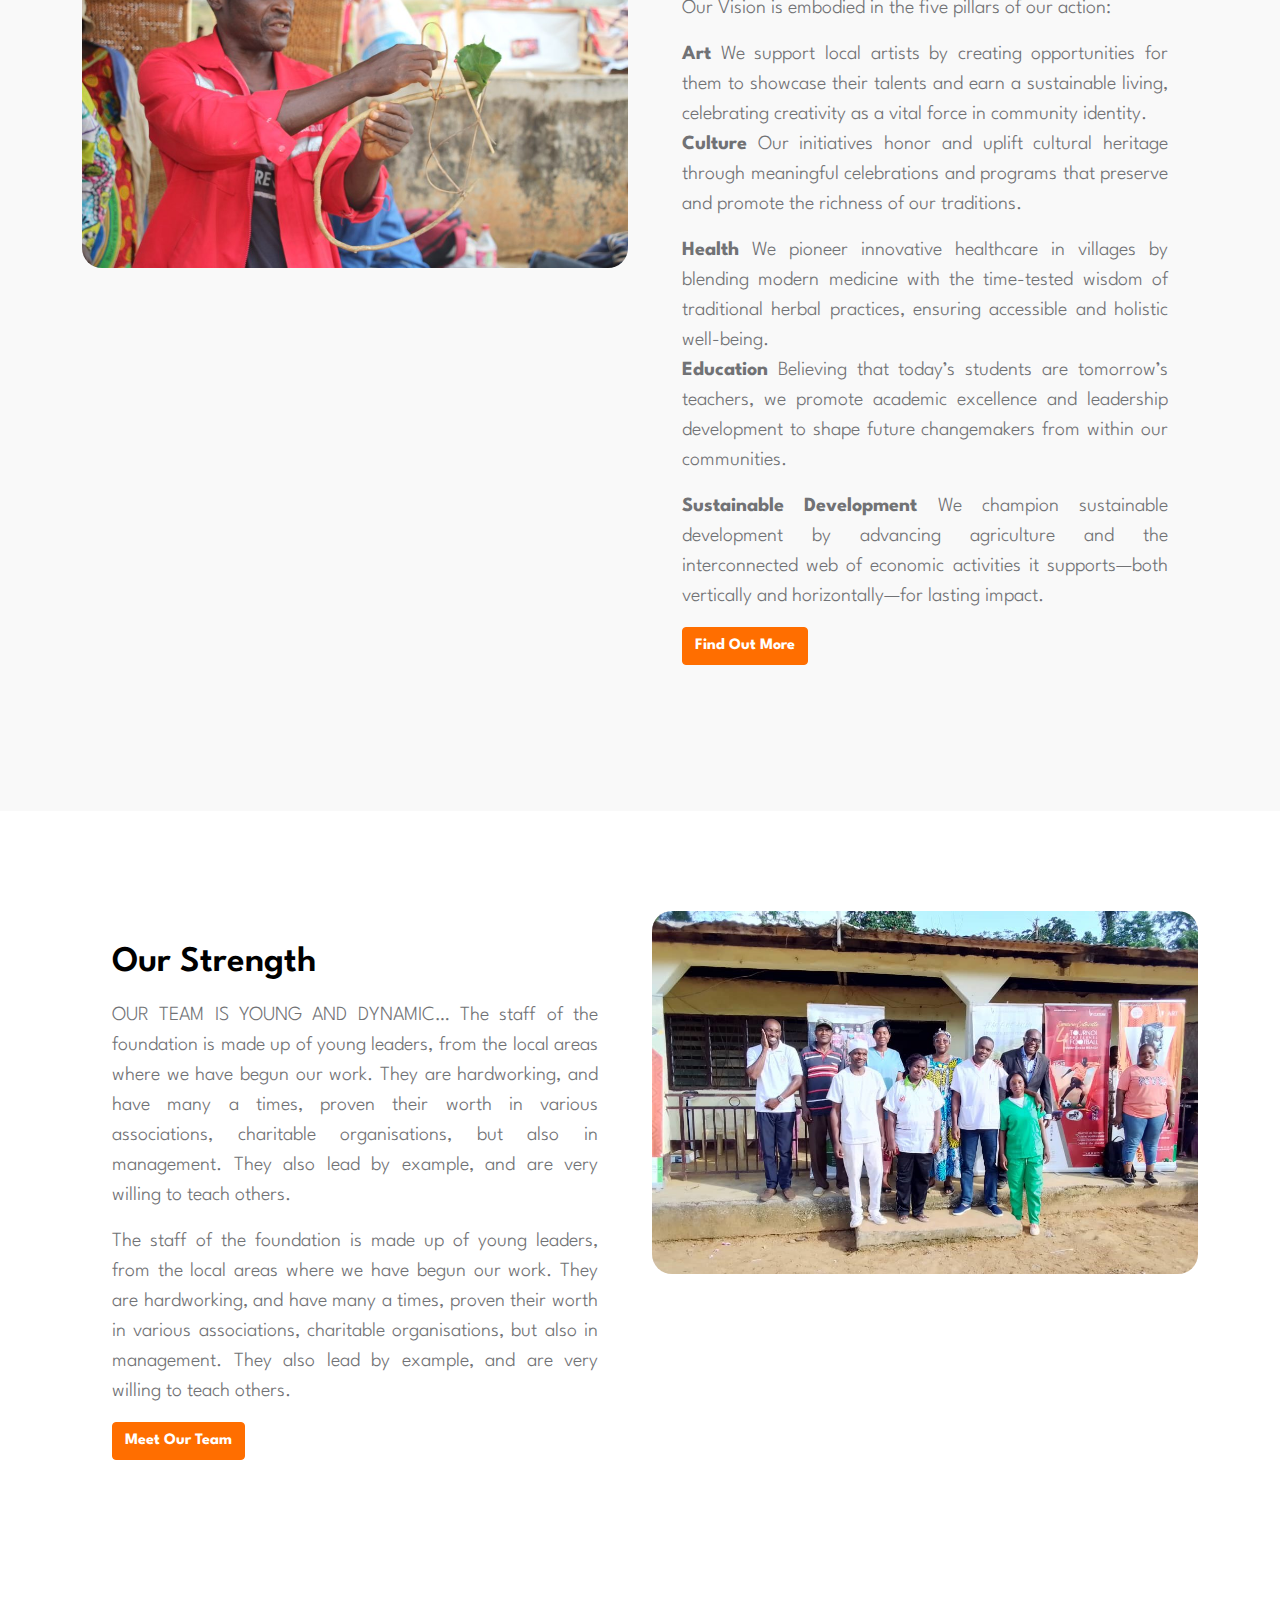
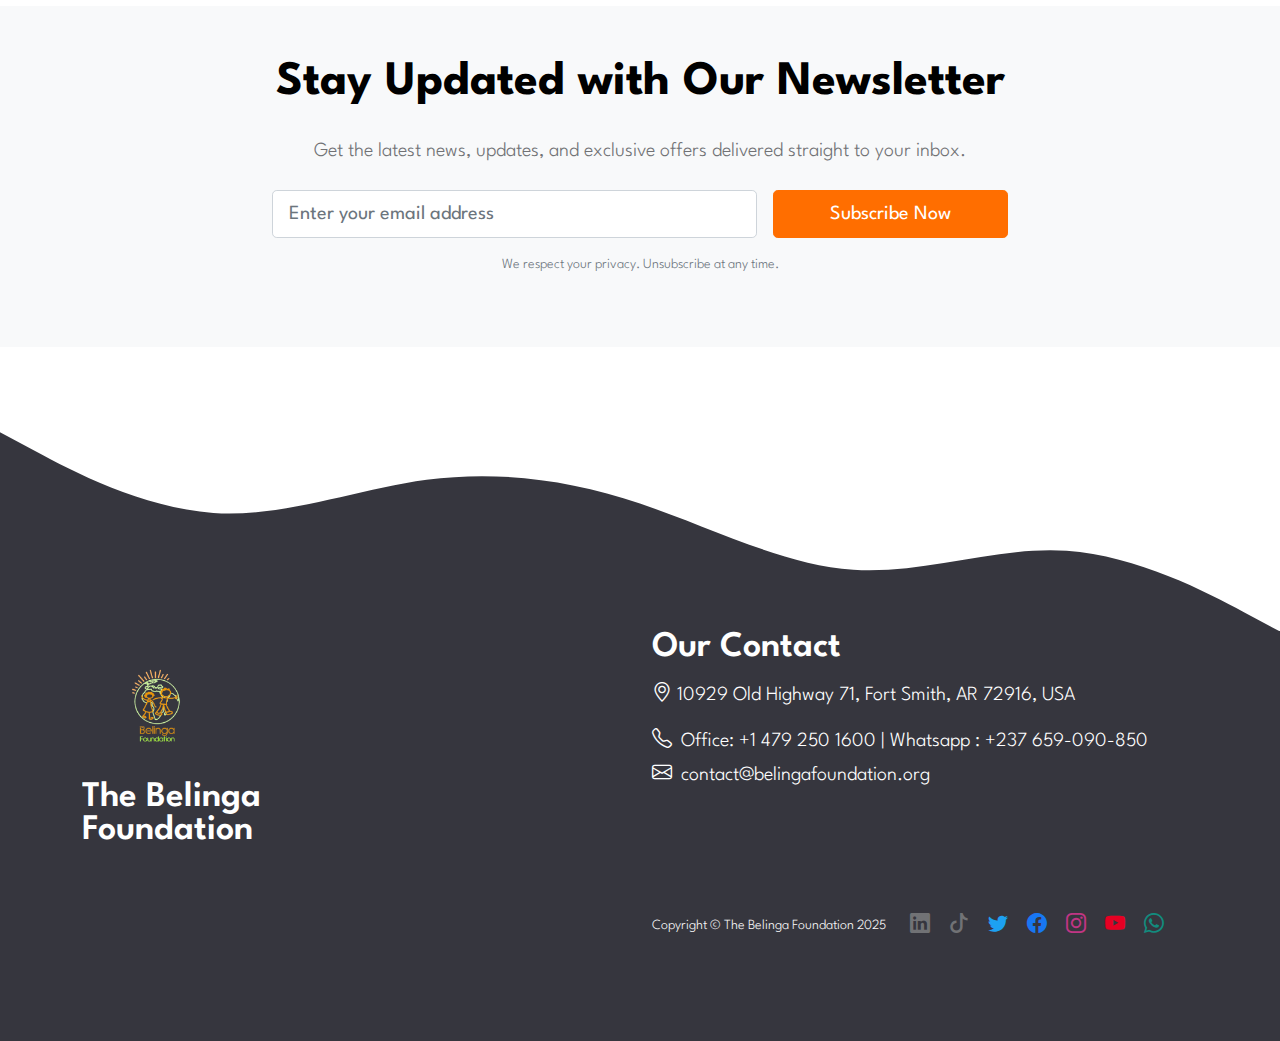
<file: about.html>
<!DOCTYPE html>
<html lang="en">
  <head>
    <meta charset="utf-8" />
    <meta name="viewport" content="width=device-width, initial-scale=1" />

    <meta name="description" content="" />
    <meta name="author" content="Tooplate" />

    <title>About Us | The Belinga Foundation</title>

    <!-- CSS FILES -->
    <link rel="preconnect" href="https://fonts.googleapis.com" />

    <link rel="preconnect" href="https://fonts.gstatic.com" crossorigin />

    <link
      href="https://fonts.googleapis.com/css2?family=League+Spartan:wght@100;300;400;600;700&display=swap"
      rel="stylesheet"
    />

    <link href="css/bootstrap.min.css" rel="stylesheet" />

    <link href="css/bootstrap-icons.css" rel="stylesheet" />

    <link href="css/owl.carousel.min.css" rel="stylesheet" />

    <link href="css/style.css" rel="stylesheet" />
    <link rel="icon" type="image/x-icon" href="images/logo/favicon.jpg" />
  </head>

  <body class="shop-detail-page">
    <nav class="navbar navbar-expand-lg bg-light fixed-top shadow-lg">
      <div class="container">
        <a class="navbar-brand" href="index.html"
          >The <span class="tooplate-red">Belinga</span
          ><span class="tooplate-green"> Foundation</span></a
        >

        <button
          class="navbar-toggler"
          type="button"
          data-bs-toggle="collapse"
          data-bs-target="#navbarNav"
          aria-controls="navbarNav"
          aria-expanded="false"
          aria-label="Toggle navigation"
        >
          <span class="navbar-toggler-icon"></span>
        </button>

        <div class="collapse navbar-collapse" id="navbarNav">
          <ul class="navbar-nav ms-auto">
            <li class="nav-item">
              <a class="nav-link click-scroll" href="index.html#section_1"
                >Home</a
              >
            </li>

            <li class="nav-item dropdown">
              <a
                class="nav-link dropdown-toggle click-scroll"
                href="index.html#section_2"
                id="navbarLightDropdownMenuLink"
                role="button"
                data-bs-toggle="dropdown"
                aria-expanded="false"
                >About Us</a
              >

              <ul
                class="dropdown-menu dropdown-menu-light"
                aria-labelledby="navbarLightDropdownMenuLink"
              >
                <li>
                  <a class="dropdown-item active" href="about.html"
                    >Who We Are</a
                  >
                </li>

                <li>
                  <a class="dropdown-item" href="team.html"
                    >Our Team</a
                  >
                </li>
              </ul>
            </li>

            <li class="nav-item dropdown">
              <a
                class="nav-link dropdown-toggle click-scroll"
                href="index.html#section_3"
                id="navbarLightDropdownMenuLink"
                role="button"
                data-bs-toggle="dropdown"
                aria-expanded="false"
                >Our Causes</a
              >

              <ul
                class="dropdown-menu dropdown-menu-light"
                aria-labelledby="navbarLightDropdownMenuLink"
              >
                <li>
                  <a class="dropdown-item" href="causes.html"
                    >Causes</a
                  >
                </li>

                <li>
                  <a class="dropdown-item" href="campaign.html"
                    >Campaign</a
                  >
                </li>
              </ul>
            </li>
            
            <li class="nav-item">
              <a class="nav-link click-scroll" href="blog.html"
                >Blog</a
              >
            </li>

            <li class="nav-item">
              <a class="nav-link click-scroll" href="gallery.html"
                >Gallery</a
              >
            </li>

            <li class="nav-item">
              <a class="nav-link click-scroll" href="index.html#section_5"
                >Contact</a
              >
            </li>
          </ul>
        </div>
      </div>
    </nav>

    <main>
      <header
        class="site-header-about d-flex justify-content-center align-items-center"
      >
        <div class="container">
          <div class="row">
            <div class="col-lg-12 col-12">
              <h1 class="text-white">About Us</h1>
            </div>
          </div>
        </div>
      </header>

      <section class="shop-detail-bar section-bg">
        <div class="container">
          <div class="row">
            <div class="col-lg-7 col-md-8 col-12 d-flex">
              <p class="shop-detail-bar-wrap d-flex flex-wrap mb-0">
                <span class="me-2"><strong><a href="index.html">Home</a></strong> | </span>

                <strong class="shop-condition-text">About Us</strong>
              </p>
            </div>

            <div
              class="col-lg-5 col-md-4 col-12 social-share d-flex align-items-center ms-lg-auto mt-3 mt-lg-0 mt-md-0"
            >
              <p class="mb-0 me-3 ms-lg-auto ms-md-auto">Share:</p>
              <ul class="social-icon">
                <li class="social-icon-item">
                  <a
                    href="https://x.com/BelFondNation"
                    class="social-icon-link social-icon-twitter bi-twitter" target="_blank"
                  ></a>
                </li>

                <li class="social-icon-item">
                  <a
                    href="https://web.facebook.com/TheBelingaFoundation"
                    class="social-icon-link social-icon-facebook bi-facebook" target="_blank"
                  ></a>
                </li>

                <li class="social-icon-item">
                  <a
                    href="https://www.instagram.com/thebelingafoundation2021/"
                    class="social-icon-link social-icon-instagram bi-instagram" target="_blank"
                  ></a>
                </li>
              </ul>
              
            </div>
          </div>
        </div>
      </section>

      <section class="shop-detail-section section-padding">
        <div class="container">
          <div class="row">
            <div class="col-lg-6 col-12 m-auto">
              <div class="custom-block shop-detail-custom-block">
                <h3 class="mb-3">Who We Are</h3>

                <p>
                  The Belinga Foundation” began 25 years ago, as an idea: 
                  Let’s Change The World. It changed over the course of twenty-some years to become the current concept: 
                  Rural Durable Development, via multiplying factors. 
                </p>

                <p>
                  The five pillars of its mission are: Art, Culture, Health, Education, Sustainable Development. 
                  Those are some of the most important substrates of any civilization. Working with local partners, 
                  government and elected officials, traditional authorities is key to the success of our vision, 
                  because besides time, human effort and investment is the greatest multiplying factor.
                </p>
              </div>
            </div>
            
            
            <div class="col-lg-6 col-12">
              <div class="shop-image-wrap">
                <img
                  src="images/about/about.jpg"
                  class="shop-image img-fluid"
                  alt=""
                />
              </div>
            </div>
          </div>
        </div>
      </section>

      <section class="shop-detail-section section-padding section-bg">
        <div class="container">
          <div class="row">
            <div class="col-lg-6 col-12">
              <div class="shop-image-wrap">
                <img
                  src="images/about/about_2.jpg"
                  class="shop-image img-fluid"
                  alt=""
                />
              </div>
            </div>

            <div class="col-lg-6 col-12 m-auto">
              <div class="custom-block shop-detail-custom-block">
                <h3 class="mb-3">Our Vision</h3>

                <p>
                  Our Vision is embodied in the five pillars of our action:
                </p>
                <p>  
                 <strong>Art</strong>
                   We support local artists by creating opportunities for them to showcase their talents and earn a sustainable living, 
                   celebrating creativity as a vital force in community identity.<br/> 
                  <strong>Culture</strong>             
                   Our initiatives honor and uplift cultural heritage through meaningful celebrations and programs that preserve and promote 
                   the richness of our traditions.
                </p>
                <p>
                 <strong> Health</strong>
                  We pioneer innovative healthcare in villages by blending modern medicine with the time-tested wisdom of traditional
                  herbal practices, ensuring accessible and holistic well-being.<br/> 
                 <strong>Education</strong>
                  Believing that today’s students are tomorrow’s teachers, we promote academic excellence and leadership development
                  to shape future changemakers from within our communities.
                </p>
                <p>
                 <strong>Sustainable Development</strong>
                  We champion sustainable development by advancing agriculture and the interconnected web of economic activities 
                   it supports—both vertically and horizontally—for lasting impact.
                </p>
                <p><a href="causes.html" class="btn btn-primary"><strong>Find Out More</strong></a></p>
              </div>
            </div>
          </div>
        </div>
      </section>

      
      <section class="shop-detail-section section-padding">
        <div class="container">
          <div class="row">
            <div class="col-lg-6 col-12 m-auto">
              <div class="custom-block shop-detail-custom-block">
                <h3 class="mb-3">Our Strength</h3>
                <p>
                  OUR TEAM IS YOUNG AND DYNAMIC…
                  The staff of the foundation is made up of young leaders, 
                  from the local areas where we have begun our work. 
                  They are hardworking, and have many a times, proven their worth in various associations, 
                  charitable organisations, but also in management. 
                  They also lead by example, and are very willing to teach others.
                </p>

                <p>
                  The staff of the foundation is made up of young leaders, from the local areas where we have begun our work. 
                  They are hardworking, and have many a times, proven their worth in various associations, charitable organisations, 
                  but also in management. They also lead by example, and are very willing to teach others.
                </p>
                <p><a href="team.html" class="btn btn-primary"><strong>Meet Our Team</strong></a></p>
              </div>
            </div>
            
            
            <div class="col-lg-6 col-12">
              <div class="shop-image-wrap">
                <img
                  src="images/about/about_3.jpg"
                  class="shop-image img-fluid"
                  alt=""
                />
              </div>
            </div>
          </div>
        </div>
      </section>

      <section class="newsletter-cta py-5 bg-light">
        <div class="container">
            <div class="row justify-content-center">
                <div class="col-lg-8 text-center">
                    <h2 class="mb-4 fw-bold">Stay Updated with Our Newsletter</h2>
                    <p class="text-center mb-4">Get the latest news, updates, and exclusive offers delivered straight to your
                        inbox.</p>
                    <form class="row g-3 justify-content-center">
                        <div class="col-md-8">
                            <input type="email" class="form-control form-control-lg" placeholder="Enter your email address" required>
                        </div>
                        <div class="col-md-4">
                            <button type="submit" class="btn btn-primary btn-lg w-100">Subscribe Now</button>
                        </div>
                    </form>
                    
                    <p class="mt-3 text-muted small text-center mb-4">We respect your privacy. Unsubscribe at any time.</p>
                </div>
            </div>
        </div>
    </section>

      <svg xmlns="http://www.w3.org/2000/svg" viewBox="0 0 1440 320">
        <path
          fill="#36363e"
          fill-opacity="1"
          d="M0,96L40,117.3C80,139,160,181,240,186.7C320,192,400,160,480,149.3C560,139,640,149,720,176C800,203,880,245,960,250.7C1040,256,1120,224,1200,229.3C1280,235,1360,277,1400,298.7L1440,320L1440,320L1400,320C1360,320,1280,320,1200,320C1120,320,1040,320,960,320C880,320,800,320,720,320C640,320,560,320,480,320C400,320,320,320,240,320C160,320,80,320,40,320L0,320Z"
        ></path>
      </svg>
    </main>

    <footer class="site-footer section-padding">
      <div class="container">
        <div class="row">
          <div class="col-lg-3 col-md-5 col-12 mb-3">
            <a href="index.html">
              <img src="images/logo/bf-logo.png" width="150" height="150" alt="Belinga Foundation's Logo"/>
            </a>
            <h3>
              <a href="index.html" class="custom-link mb-1">The Belinga Foundation</a>
            </h3>
          </div>

          <div class="col-lg-6 col-md-7 col-12 ms-lg-auto mb-3">
            <h3 class="text-white mb-3">Our Contact</h3>

            <p class="text-white mt-2">
              <i class="bi-geo-alt"></i>
              10929 Old Highway 71, Fort Smith, AR 72916, USA
            <p class="text-white mb-1">
              <i class="bi-telephone me-1"></i>          
              <a href="tel: +1 479 250 1600" class="text-white"> Office: +1 479 250 1600 | Whatsapp : +237 659-090-850 </a>
            </p>
            <p class="text-white mb-1">  
              <i class="bi-envelope me-1"></i>
              <a href="mailto:info@company.com" class="text-white">
                contact@belingafoundation.org</a>
            </p>
            </p>
          </div>        
          <div
            class="col-lg-6 col-md-7 copyright-text-wrap col-12 d-flex flex-wrap align-items-center mt-4 ms-auto"
          >
            <p class="copyright-text mb-0 me-4">
              Copyright © The Belinga Foundation 2025
            </p>

            <ul class="social-icon">
              <li class="social-icon-item">
                <a
                  href="https://www.linkedin.com/in/the-belinga-foundation-81a653223/"
                  class="social-icon-link social-icon-linkedin bi-linkedin" target="_blank"
                ></a>
              </li>
              <li class="social-icon-item" >
                <a
                  href="https://www.tiktok.com/@belfond2018"
                  class="social-icon-link social-icon-tiktok bi-tiktok" target="_blank"
                ></a>
              </li>
              <li class="social-icon-item">
                <a
                  href="https://x.com/BelFondNation"
                  class="social-icon-link social-icon-twitter bi-twitter" target="_blank"
                ></a>
              </li>

              <li class="social-icon-item">
                <a
                  href="https://web.facebook.com/TheBelingaFoundation"
                  class="social-icon-link social-icon-facebook bi-facebook" target="_blank"
                ></a>
              </li>

              <li class="social-icon-item">
                <a
                  href="https://www.instagram.com/thebelingafoundation2021/"
                  class="social-icon-link social-icon-instagram bi-instagram" target="_blank"
                ></a>
              </li>

              <li class="social-icon-item">
                <a
                  href="https://www.youtube.com/@belingafoundation"
                  class="social-icon-link social-icon-pinterest bi-youtube" target="_blank"
                ></a>
              </li>

              <li class="social-icon-item">
                <a
                  href="https://api.whatsapp.com/send/?phone=%2B237659090850&text&type=phone_number&app_absent=0&wame_ctl=1"
                  class="social-icon-link social-icon-whatsapp bi-whatsapp" target="_blank"
                ></a>
              </li>
            </ul>
          </div>
        </div>
      </div>
    </footer>

    <!-- JAVASCRIPT FILES -->
    <script src="js/jquery.min.js"></script>
    <script src="js/bootstrap.min.js"></script>
    <script src="js/click-scroll.js"></script>
    <script src="js/jquery.backstretch.min.js"></script>
    <script src="js/owl.carousel.min.js"></script>
    <script src="js/custom.js"></script>
  </body>
</html>
</file>
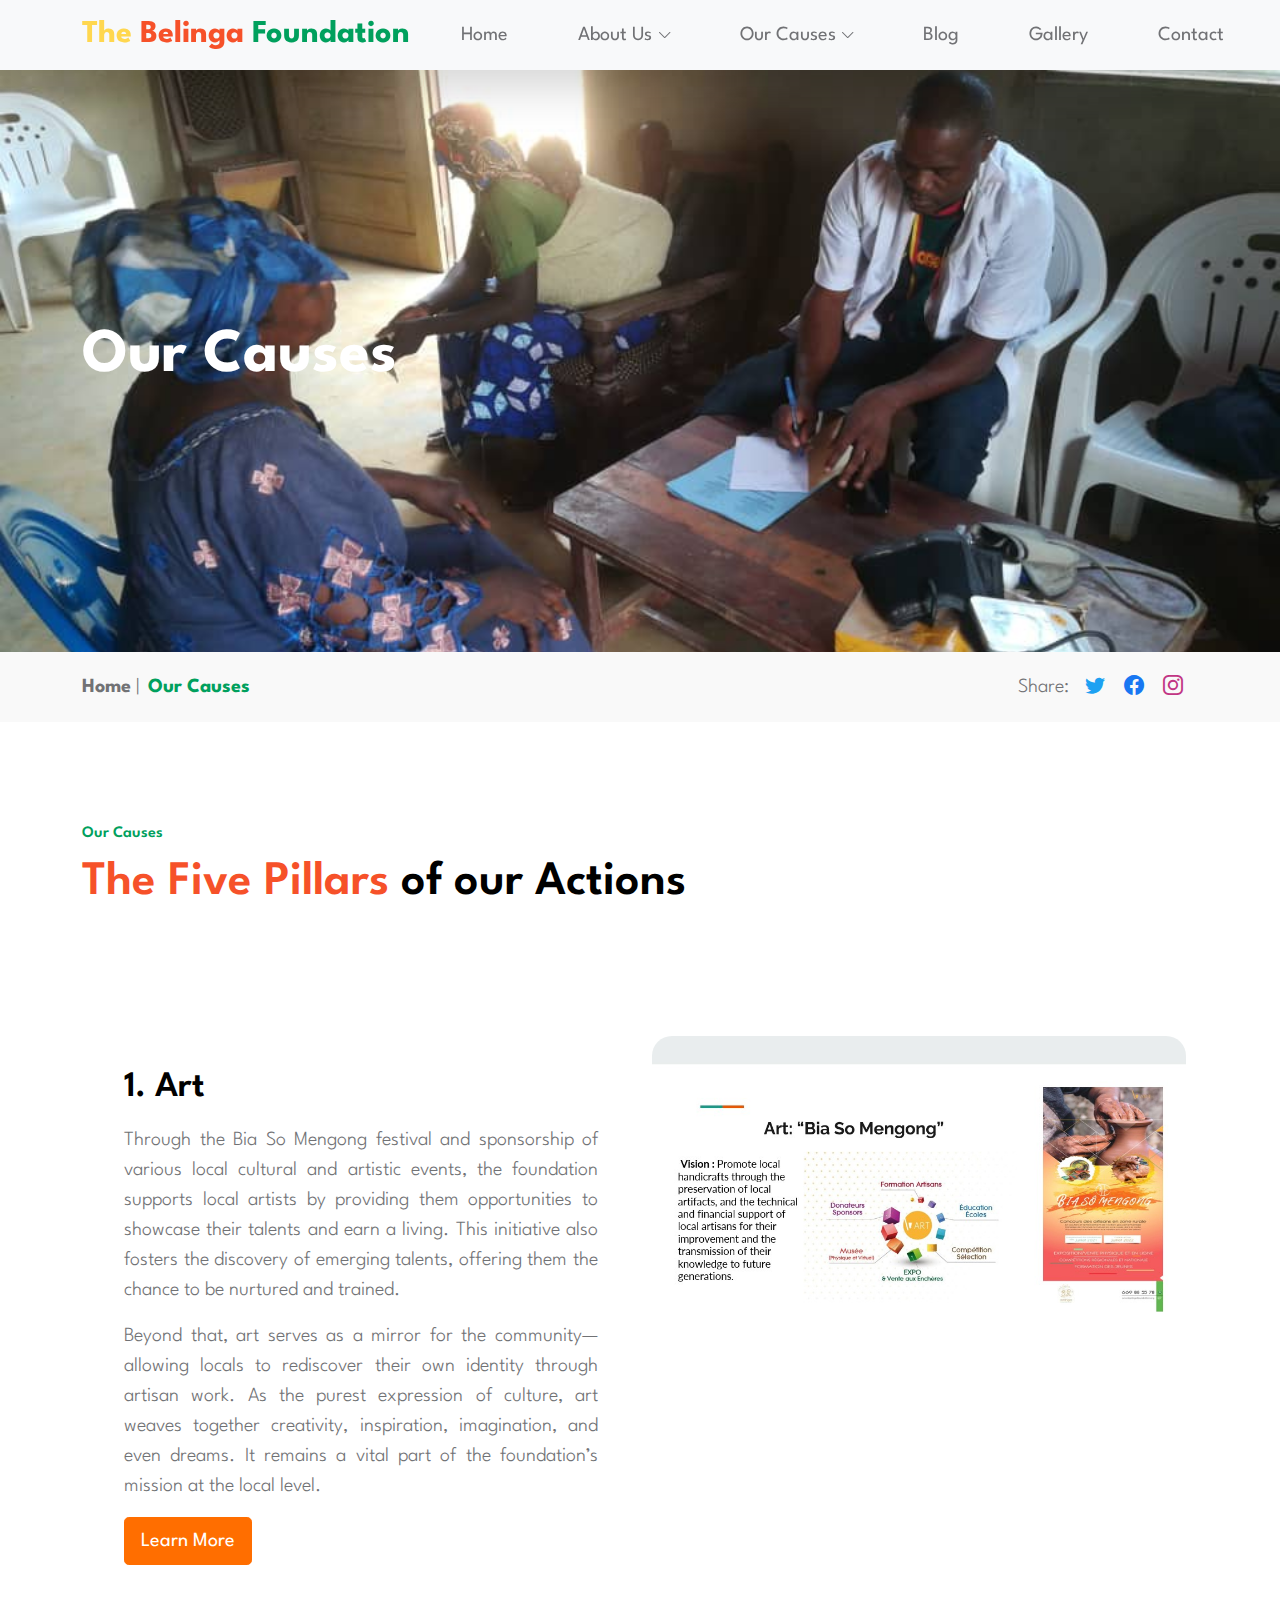
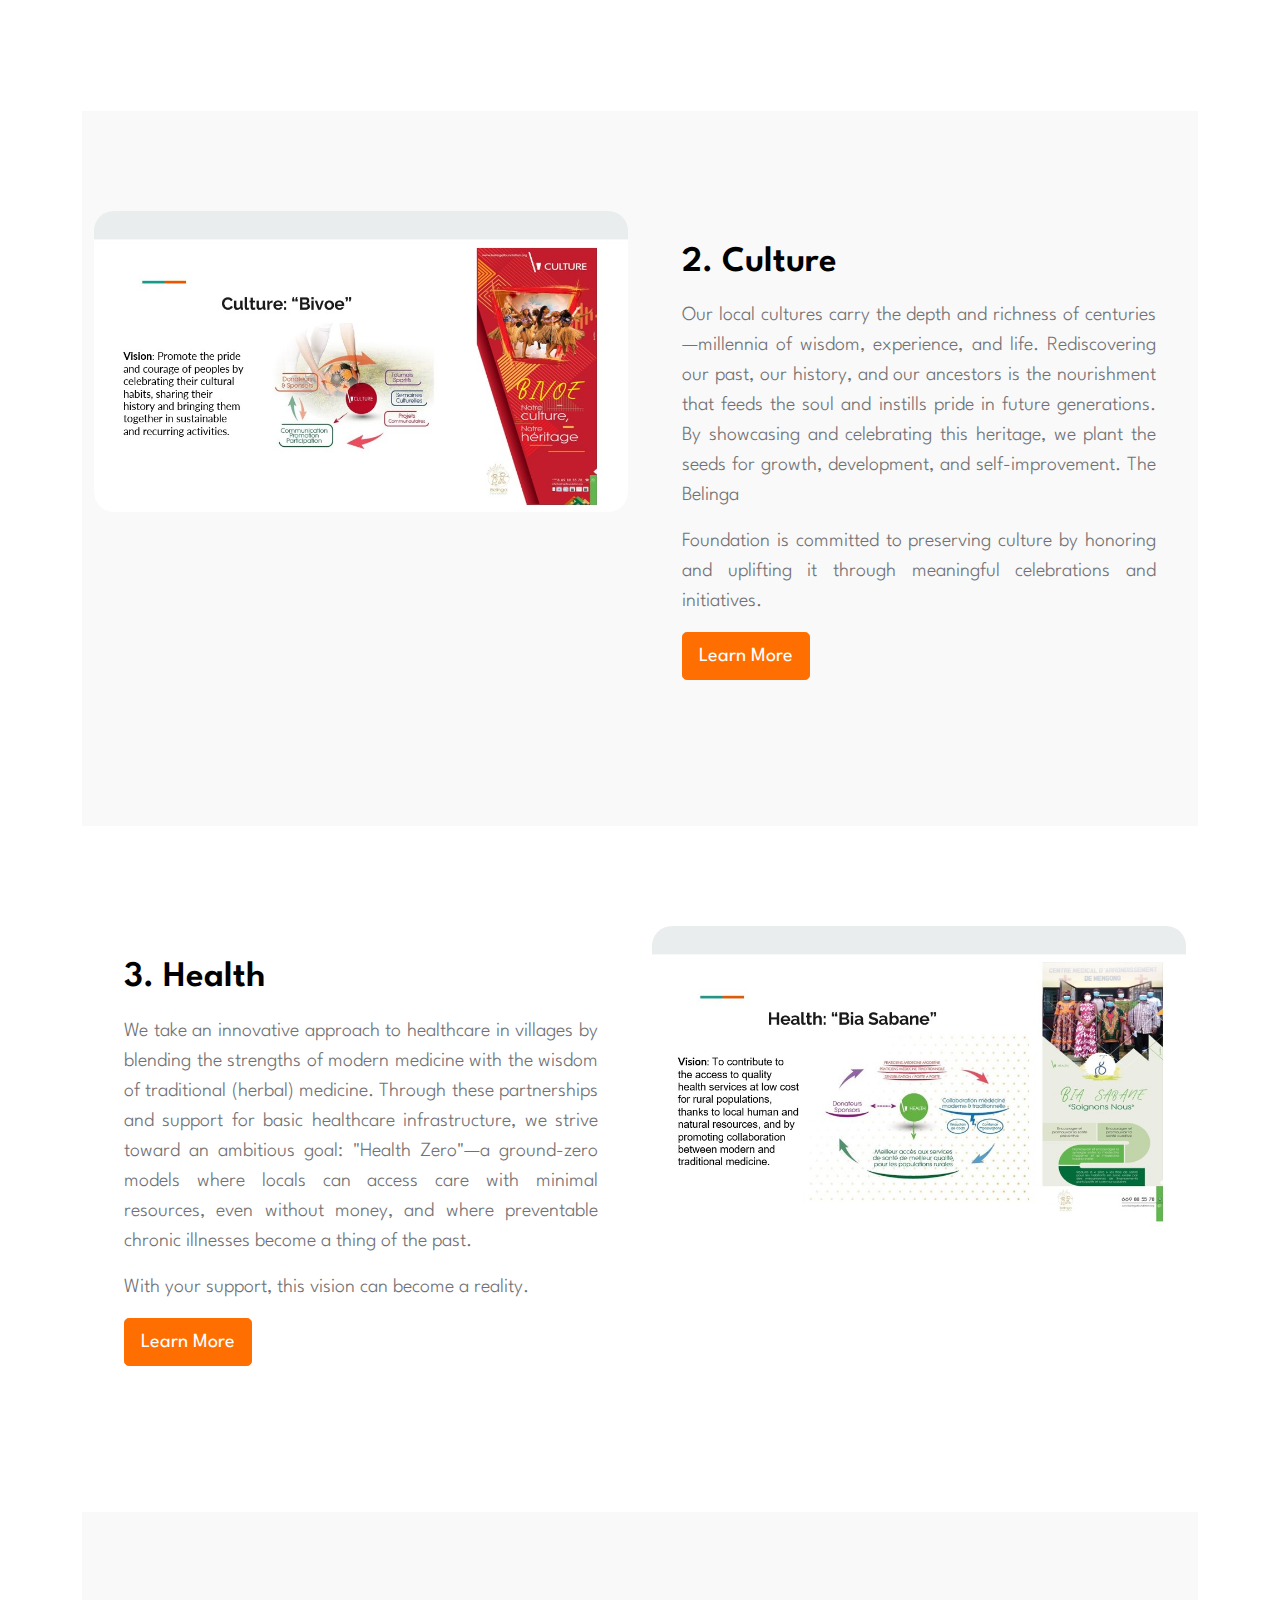
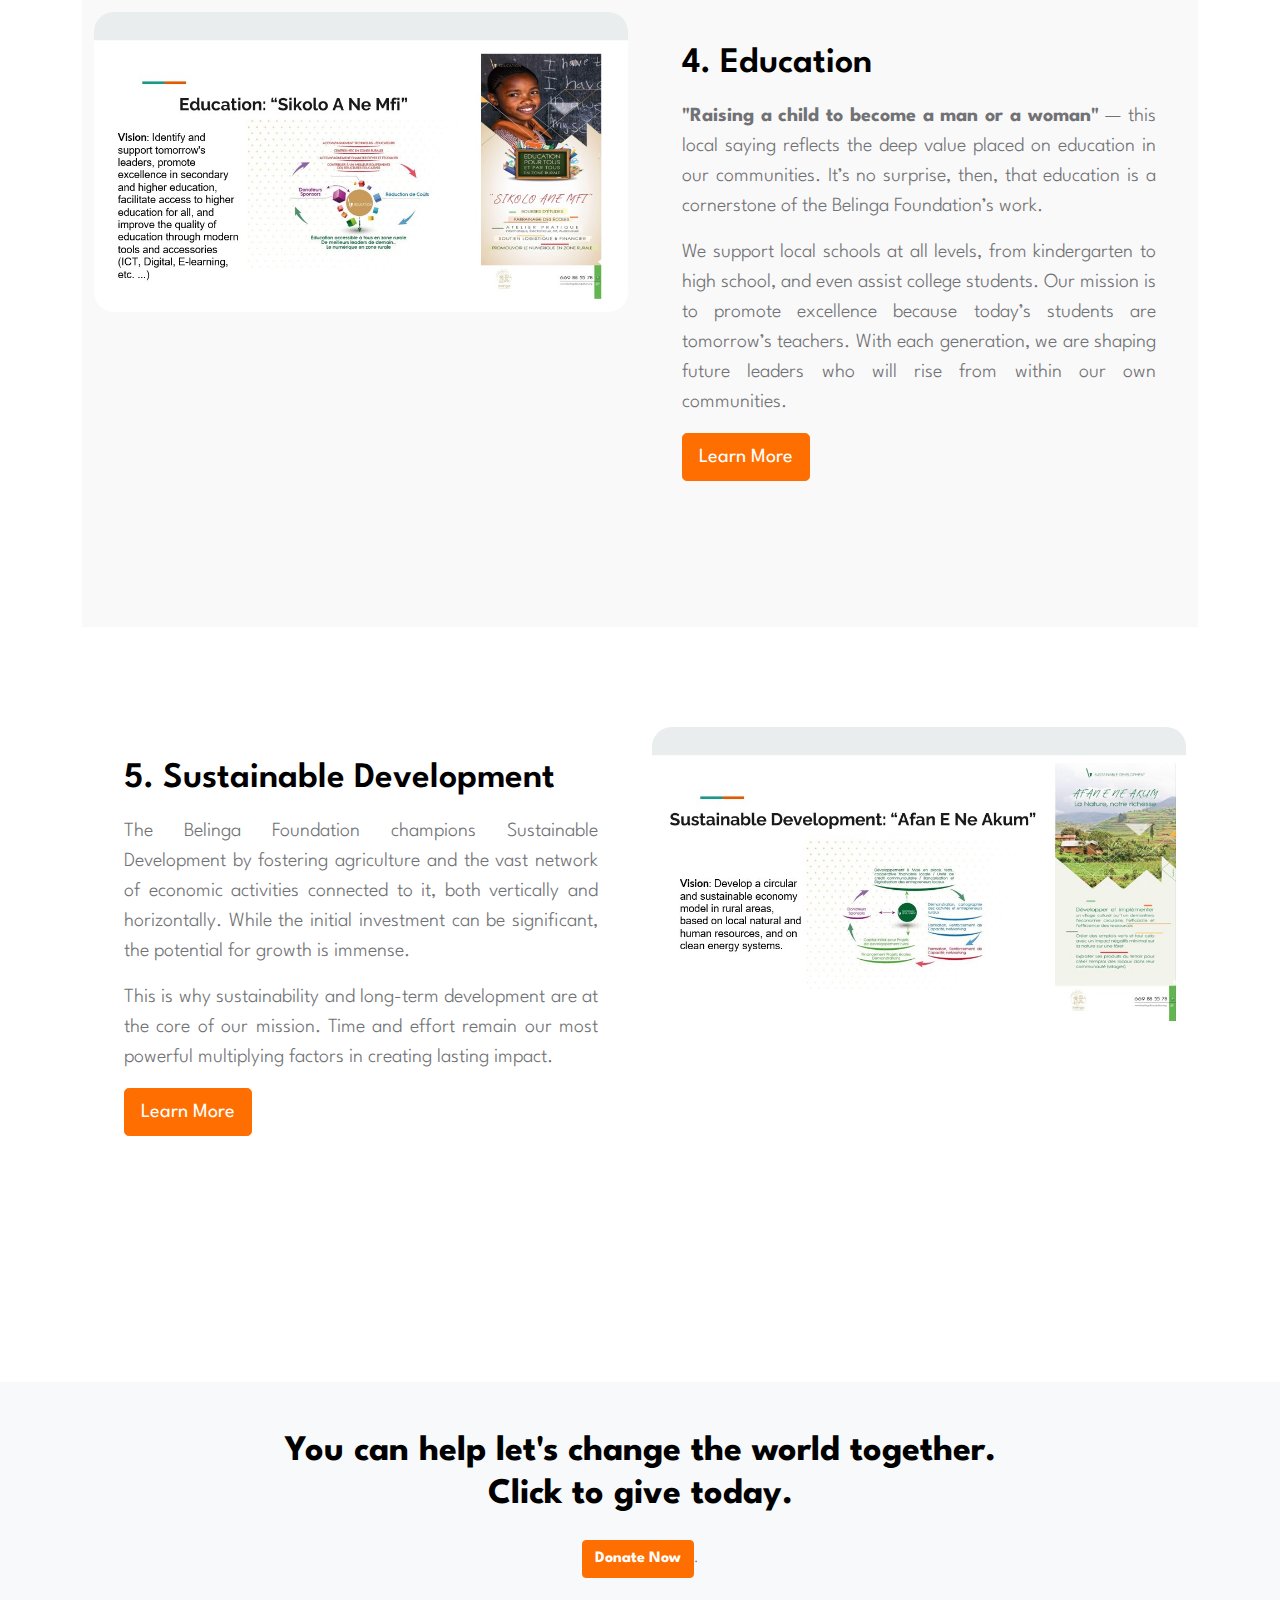
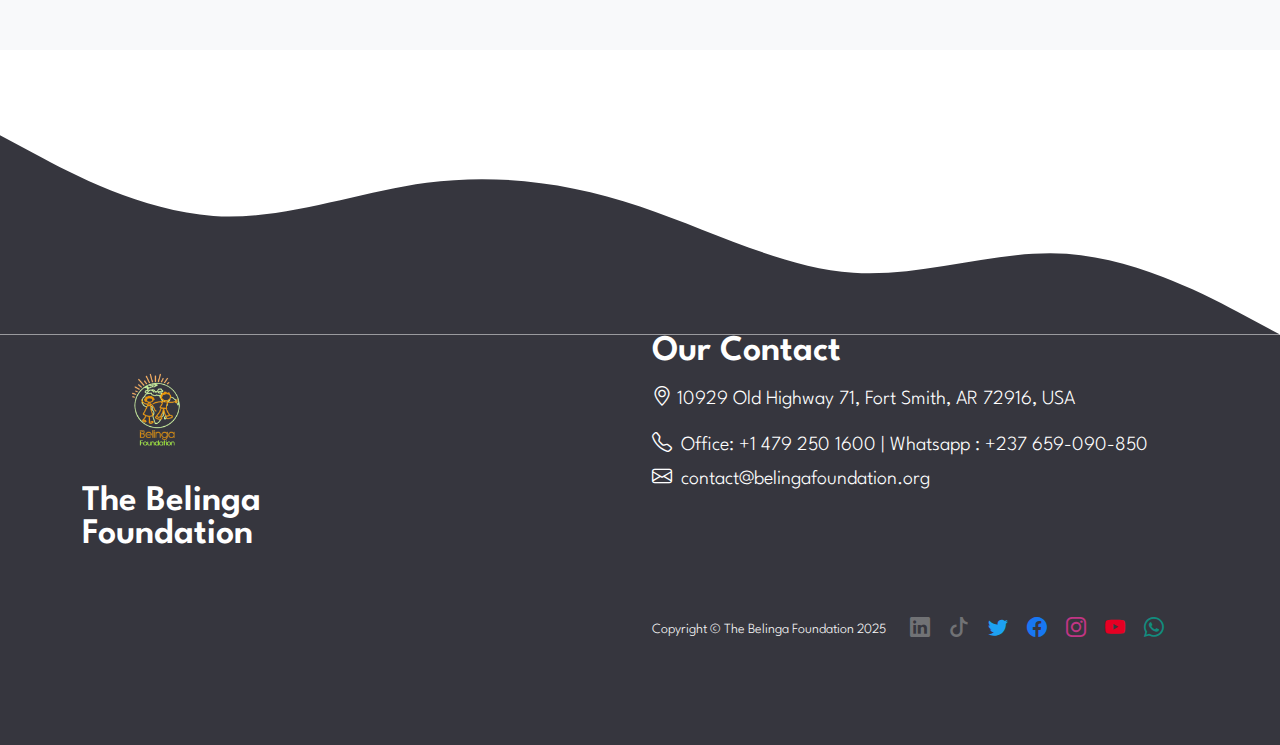
<file: causes.html>
<!DOCTYPE html>
<html lang="en">
  <head>
    <meta charset="utf-8" />
    <meta name="viewport" content="width=device-width, initial-scale=1" />

    <meta name="description" content="" />
    <meta name="author" content="Tooplate" />

    <title>Our Causes | The Belinga Foundation</title>

    <!-- CSS FILES -->
    <link rel="preconnect" href="https://fonts.googleapis.com" />

    <link rel="preconnect" href="https://fonts.gstatic.com" crossorigin />

    <link
      href="https://fonts.googleapis.com/css2?family=League+Spartan:wght@100;300;400;600;700&display=swap"
      rel="stylesheet"
    />

    <link href="css/bootstrap.min.css" rel="stylesheet" />

    <link href="css/bootstrap-icons.css" rel="stylesheet" />

    <link href="css/owl.carousel.min.css" rel="stylesheet" />

    <link href="css/style.css" rel="stylesheet" />
    <link rel="icon" type="image/x-icon" href="images/logo/favicon.jpg" />
  </head>

  <body class="shop-detail-page">
    <nav class="navbar navbar-expand-lg bg-light fixed-top shadow-lg">
      <div class="container">
        <a class="navbar-brand" href="index.html"
          >The <span class="tooplate-red">Belinga</span
          ><span class="tooplate-green"> Foundation</span></a
        >

        <button
          class="navbar-toggler"
          type="button"
          data-bs-toggle="collapse"
          data-bs-target="#navbarNav"
          aria-controls="navbarNav"
          aria-expanded="false"
          aria-label="Toggle navigation"
        >
          <span class="navbar-toggler-icon"></span>
        </button>

        <div class="collapse navbar-collapse" id="navbarNav">
          <ul class="navbar-nav ms-auto">
            <li class="nav-item">
              <a class="nav-link click-scroll" href="index.html#section_1"
                >Home</a
              >
            </li>

            <li class="nav-item dropdown">
              <a
                class="nav-link dropdown-toggle click-scroll"
                href="index.html#section_2"
                id="navbarLightDropdownMenuLink"
                role="button"
                data-bs-toggle="dropdown"
                aria-expanded="false"
                >About Us</a
              >

              <ul
                class="dropdown-menu dropdown-menu-light"
                aria-labelledby="navbarLightDropdownMenuLink"
              >
                <li>
                  <a class="dropdown-item" href="about.html"
                    >Who We Are</a
                  >
                </li>

                <li>
                  <a class="dropdown-item" href="team.html"
                    >Our Team</a
                  >
                </li>
              </ul>
            </li>

            <li class="nav-item dropdown">
              <a
                class="nav-link dropdown-toggle click-scroll"
                href="index.html#section_3"
                id="navbarLightDropdownMenuLink"
                role="button"
                data-bs-toggle="dropdown"
                aria-expanded="false"
                >Our Causes</a
              >

              <ul
                class="dropdown-menu dropdown-menu-light"
                aria-labelledby="navbarLightDropdownMenuLink"
              >
                <li>
                  <a class="dropdown-item active" href="causes.html"
                    >Causes</a
                  >
                </li>

                <li>
                  <a class="dropdown-item" href="campaign.html"
                    >Campaign</a
                  >
                </li>
              </ul>
            </li>
            
            <li class="nav-item">
              <a class="nav-link click-scroll" href="blog.html"
                >Blog</a
              >
            </li>

            <li class="nav-item">
              <a class="nav-link click-scroll" href="gallery.html"
                >Gallery</a
              >
            </li>

            <li class="nav-item">
              <a class="nav-link click-scroll" href="index.html#section_5"
                >Contact</a
              >
            </li>
          </ul>
        </div>
      </div>
    </nav>

    <main>
      <header
        class="site-header-causes d-flex justify-content-center align-items-center"
      >
        <div class="container">
          <div class="row">
            <div class="col-lg-12 col-12">
              <h1 class="text-white">Our Causes</h1>
            </div>
          </div>
        </div>
      </header>

      <section class="shop-detail-bar section-bg">
        <div class="container">
          <div class="row">
            <div class="col-lg-7 col-md-8 col-12 d-flex">
              <p class="shop-detail-bar-wrap d-flex flex-wrap mb-0">
                <span class="me-2"><strong><a href="index.html">Home</a></strong> | </span>

                <strong class="shop-condition-text">Our Causes</strong>
              </p>
            </div>

            <div
              class="col-lg-5 col-md-4 col-12 social-share d-flex align-items-center ms-lg-auto mt-3 mt-lg-0 mt-md-0"
            >
              <p class="mb-0 me-3 ms-lg-auto ms-md-auto">Share:</p>
              <ul class="social-icon">
                <li class="social-icon-item">
                  <a
                    href="https://x.com/BelFondNation"
                    class="social-icon-link social-icon-twitter bi-twitter" target="_blank"
                  ></a>
                </li>

                <li class="social-icon-item">
                  <a
                    href="https://web.facebook.com/TheBelingaFoundation"
                    class="social-icon-link social-icon-facebook bi-facebook" target="_blank"
                  ></a>
                </li>

                <li class="social-icon-item">
                  <a
                    href="https://www.instagram.com/thebelingafoundation2021/"
                    class="social-icon-link social-icon-instagram bi-instagram" target="_blank"
                  ></a>
                </li>
              </ul>
              
            </div>
          </div>
        </div>
      </section>

<section class="shop-section section-padding" id="section_3">
        <div class="container">
          <div class="row">
            <div class="col-lg-12 col-12">
              <small class="section-small-title">Our Causes</small>

              <h2 class="mt-2 mb-4">
                <span class="tooplate-red">The Five Pillars</span> of our Actions
              </h2>
            </div>
        </div>
        <section class="shop-detail-section section-padding">
          <div class="container">
              <div class="row">

                  <div class="col-lg-6 col-12 m-auto">
                      <div class="custom-block shop-detail-custom-block">
                          <h3 class="mb-3">1. Art</h3>

                          <p>Through the Bia So Mengong festival and sponsorship of various local cultural and artistic events, the foundation supports local artists by providing them opportunities to showcase their talents and earn a living.
                            This initiative also fosters the discovery of emerging talents, offering them the chance to be nurtured and trained.</p>

                          <p>Beyond that, art serves as a mirror for the community—allowing locals to rediscover their own identity through artisan work.
                            As the purest expression of culture, art weaves together creativity, inspiration, imagination, and even dreams. It remains a vital part of the foundation’s mission at the local level.</p>
                            <p>
                              <a href="5 pillars/art.html" class="btn btn-primary btn-lg">Learn More</a>
                            </p>
                      </div>
                  </div>

                  <div class="col-lg-6 col-12">
                      <div class="shop-image-wrap">
                          <img src="images/5 pillars/art.jpg" class="shop-image img-fluid" alt="">
                      </div>
                  </div>

              </div>
          </div>
      </section>

      <section class="shop-detail-section section-padding section-bg">
          <div class="container">
              <div class="row">

                  <div class="col-lg-6 col-12">
                      <div class="shop-image-wrap">
                          <img src="images/5 pillars/culture.jpg" class="shop-image img-fluid" alt="">
                      </div>
                  </div>

                  <div class="col-lg-6 col-12 m-auto">
                      <div class="custom-block shop-detail-custom-block">
                          <h3 class="mb-3">2. Culture</h3>

                          <p>Our local cultures carry the depth and richness of centuries—millennia of wisdom, experience, and life.
                            Rediscovering our past, our history, and our ancestors is the nourishment that feeds the soul and instills pride in future generations. By showcasing and celebrating this heritage, we plant the seeds for growth, development, and self-improvement. The Belinga
                          </p>

                          <p>Foundation is committed to preserving culture by honoring and uplifting it through meaningful celebrations and initiatives.</p>
                          <p>
                            <a href="5 pillars/culture.html" class="btn btn-primary btn-lg">Learn More</a>
                          </p>
                      </div>
                  </div>
           </div>
           </div>
          </section>

          <section class="shop-detail-section section-padding">
          <div class="container">
              <div class="row">

                  <div class="col-lg-6 col-12 m-auto">
                      <div class="custom-block shop-detail-custom-block">
                          <h3 class="mb-3">3. Health</h3>

                          <p>We take an innovative approach to healthcare in villages by blending the strengths of modern medicine with the wisdom of traditional (herbal) medicine.
                            Through these partnerships and support for basic healthcare infrastructure, we strive toward an ambitious goal: "Health Zero"—a ground-zero models where locals can access care with minimal resources, even without money, and where preventable chronic illnesses become a thing of the past.
                          </p>

                          <p>With your support, this vision can become a reality.</p>
                          <p>
                            <a href="5 pillars/health.html" class="btn btn-primary btn-lg">Learn More</a>
                          </p>
                      </div>
                  </div>

                  <div class="col-lg-6 col-12">
                      <div class="shop-image-wrap">
                          <img src="images/5 pillars/health.jpg" class="shop-image img-fluid" alt="">
                      </div>
                  </div>

              </div>
          </div>
      </section>

      <section class="shop-detail-section section-padding section-bg">
        <div class="container">
            <div class="row">

                <div class="col-lg-6 col-12">
                    <div class="shop-image-wrap">
                        <img src="images/5 pillars/education.jpg" class="shop-image img-fluid" alt="">
                    </div>
                </div>

                <div class="col-lg-6 col-12 m-auto">
                    <div class="custom-block shop-detail-custom-block">
                        <h3 class="mb-3">4. Education</h3>

                        <p><strong>"Raising a child to become a man or a woman"</strong> — this local saying reflects the deep value placed on education in our communities.
                          It’s no surprise, then, that education is a cornerstone of the Belinga Foundation’s work.
                        </p>

                        <p>We support local schools at all levels, from kindergarten to high school, and even assist college students.
                          Our mission is to promote excellence because today’s students are tomorrow’s teachers. With each generation, we are shaping future leaders who will rise from within our own communities.
                        </p>
                        <p>
                          <a href="5 pillars/education.html" class="btn btn-primary btn-lg">Learn More</a>
                        </p>
                    </div>
                </div>
                </div>
                </div>
                </section>
                
                <section class="shop-detail-section section-padding">
                  <div class="container">
                      <div class="row">
        
                          <div class="col-lg-6 col-12 m-auto">
                              <div class="custom-block shop-detail-custom-block">
                                  <h3 class="mb-3">5. Sustainable Development</h3>
        
                                  <p>The Belinga Foundation champions Sustainable Development by fostering agriculture and the vast network of economic activities connected to it, both vertically and horizontally.
                                    While the initial investment can be significant, the potential for growth is immense.</p>
        
                                  <p>This is why sustainability and long-term development are at the core of our mission. Time and effort remain our most powerful multiplying factors in creating lasting impact.</p>
                                  <p><a href="5 pillars/sustainable_development.html" class="btn btn-primary btn-lg">Learn More</a></p>
                              </div>
                          </div>
        
                          <div class="col-lg-6 col-12">
                              <div class="shop-image-wrap">
                                  <img src="images/5 pillars/sd.jpg" class="shop-image img-fluid" alt="">
                              </div>
                          </div>
        
                      </div>
                  </div>
              </section>
              
    </main>
    
    <section class="newsletter-cta py-5 bg-light">
      <div class="container">
          <div class="row justify-content-center">
              <div class="col-lg-8 text-center">
                  <h3 class="mb-4 fw-bold">You can help let's change the world together.<br />Click to give today.</h3>          
                  <p class="mt-3 text-muted small text-center mb-4"><a href="donate.html" class="btn btn-primary"><strong>Donate Now</strong></a>.</p>
              </div>
          </div>
      </div>
  </section>

     <svg xmlns="http://www.w3.org/2000/svg" viewBox="0 0 1440 320">
      <path
        fill="#36363e"
        fill-opacity="1"
        d="M0,96L40,117.3C80,139,160,181,240,186.7C320,192,400,160,480,149.3C560,139,640,149,720,176C800,203,880,245,960,250.7C1040,256,1120,224,1200,229.3C1280,235,1360,277,1400,298.7L1440,320L1440,320L1400,320C1360,320,1280,320,1200,320C1120,320,1040,320,960,320C880,320,800,320,720,320C640,320,560,320,480,320C400,320,320,320,240,320C160,320,80,320,40,320L0,320Z"
      ></path>
    </svg>

    <footer class="site-footer section-padding">
      <div class="container">
        <div class="row">
          <div class="col-lg-3 col-md-5 col-12 mb-3">
            <a href="index.html">
              <img src="images/logo/bf-logo.png" width="150" height="150" alt="Belinga Foundation's Logo"/>
            </a>
            <h3>
              <a href="index.html" class="custom-link mb-1">The Belinga Foundation</a>
            </h3>
          </div>

          <div class="col-lg-6 col-md-7 col-12 ms-lg-auto mb-3">
            <h3 class="text-white mb-3">Our Contact</h3>

            <p class="text-white mt-2">
              <i class="bi-geo-alt"></i>
              10929 Old Highway 71, Fort Smith, AR 72916, USA
            <p class="text-white mb-1">
              <i class="bi-telephone me-1"></i>          
              <a href="tel: +1 479 250 1600" class="text-white"> Office: +1 479 250 1600 | Whatsapp : +237 659-090-850 </a>
            </p>
            <p class="text-white mb-1">  
              <i class="bi-envelope me-1"></i>
              <a href="mailto:info@company.com" class="text-white">
                contact@belingafoundation.org</a>
            </p>
            </p>
          </div>        
          <div
            class="col-lg-6 col-md-7 copyright-text-wrap col-12 d-flex flex-wrap align-items-center mt-4 ms-auto"
          >
            <p class="copyright-text mb-0 me-4">
              Copyright © The Belinga Foundation 2025
            </p>

            <ul class="social-icon">
              <li class="social-icon-item">
                <a
                  href="https://www.linkedin.com/in/the-belinga-foundation-81a653223/"
                  class="social-icon-link social-icon-linkedin bi-linkedin" target="_blank"
                ></a>
              </li>
              <li class="social-icon-item" >
                <a
                  href="https://www.tiktok.com/@belfond2018"
                  class="social-icon-link social-icon-tiktok bi-tiktok" target="_blank"
                ></a>
              </li>
              <li class="social-icon-item">
                <a
                  href="https://x.com/BelFondNation"
                  class="social-icon-link social-icon-twitter bi-twitter" target="_blank"
                ></a>
              </li>

              <li class="social-icon-item">
                <a
                  href="https://web.facebook.com/TheBelingaFoundation"
                  class="social-icon-link social-icon-facebook bi-facebook" target="_blank"
                ></a>
              </li>

              <li class="social-icon-item">
                <a
                  href="https://www.instagram.com/thebelingafoundation2021/"
                  class="social-icon-link social-icon-instagram bi-instagram" target="_blank"
                ></a>
              </li>

              <li class="social-icon-item">
                <a
                  href="https://www.youtube.com/@belingafoundation"
                  class="social-icon-link social-icon-pinterest bi-youtube" target="_blank"
                ></a>
              </li>

              <li class="social-icon-item">
                <a
                  href="https://api.whatsapp.com/send/?phone=%2B237659090850&text&type=phone_number&app_absent=0&wame_ctl=1"
                  class="social-icon-link social-icon-whatsapp bi-whatsapp" target="_blank"
                ></a>
              </li>
            </ul>
          </div>
        </div>
      </div>
    </footer>

    <!-- JAVASCRIPT FILES -->
    <script src="js/jquery.min.js"></script>
    <script src="js/bootstrap.min.js"></script>
    <script src="js/click-scroll.js"></script>
    <script src="js/jquery.backstretch.min.js"></script>
    <script src="js/owl.carousel.min.js"></script>
    <script src="js/custom.js"></script>
  </body>
</html>
</file>
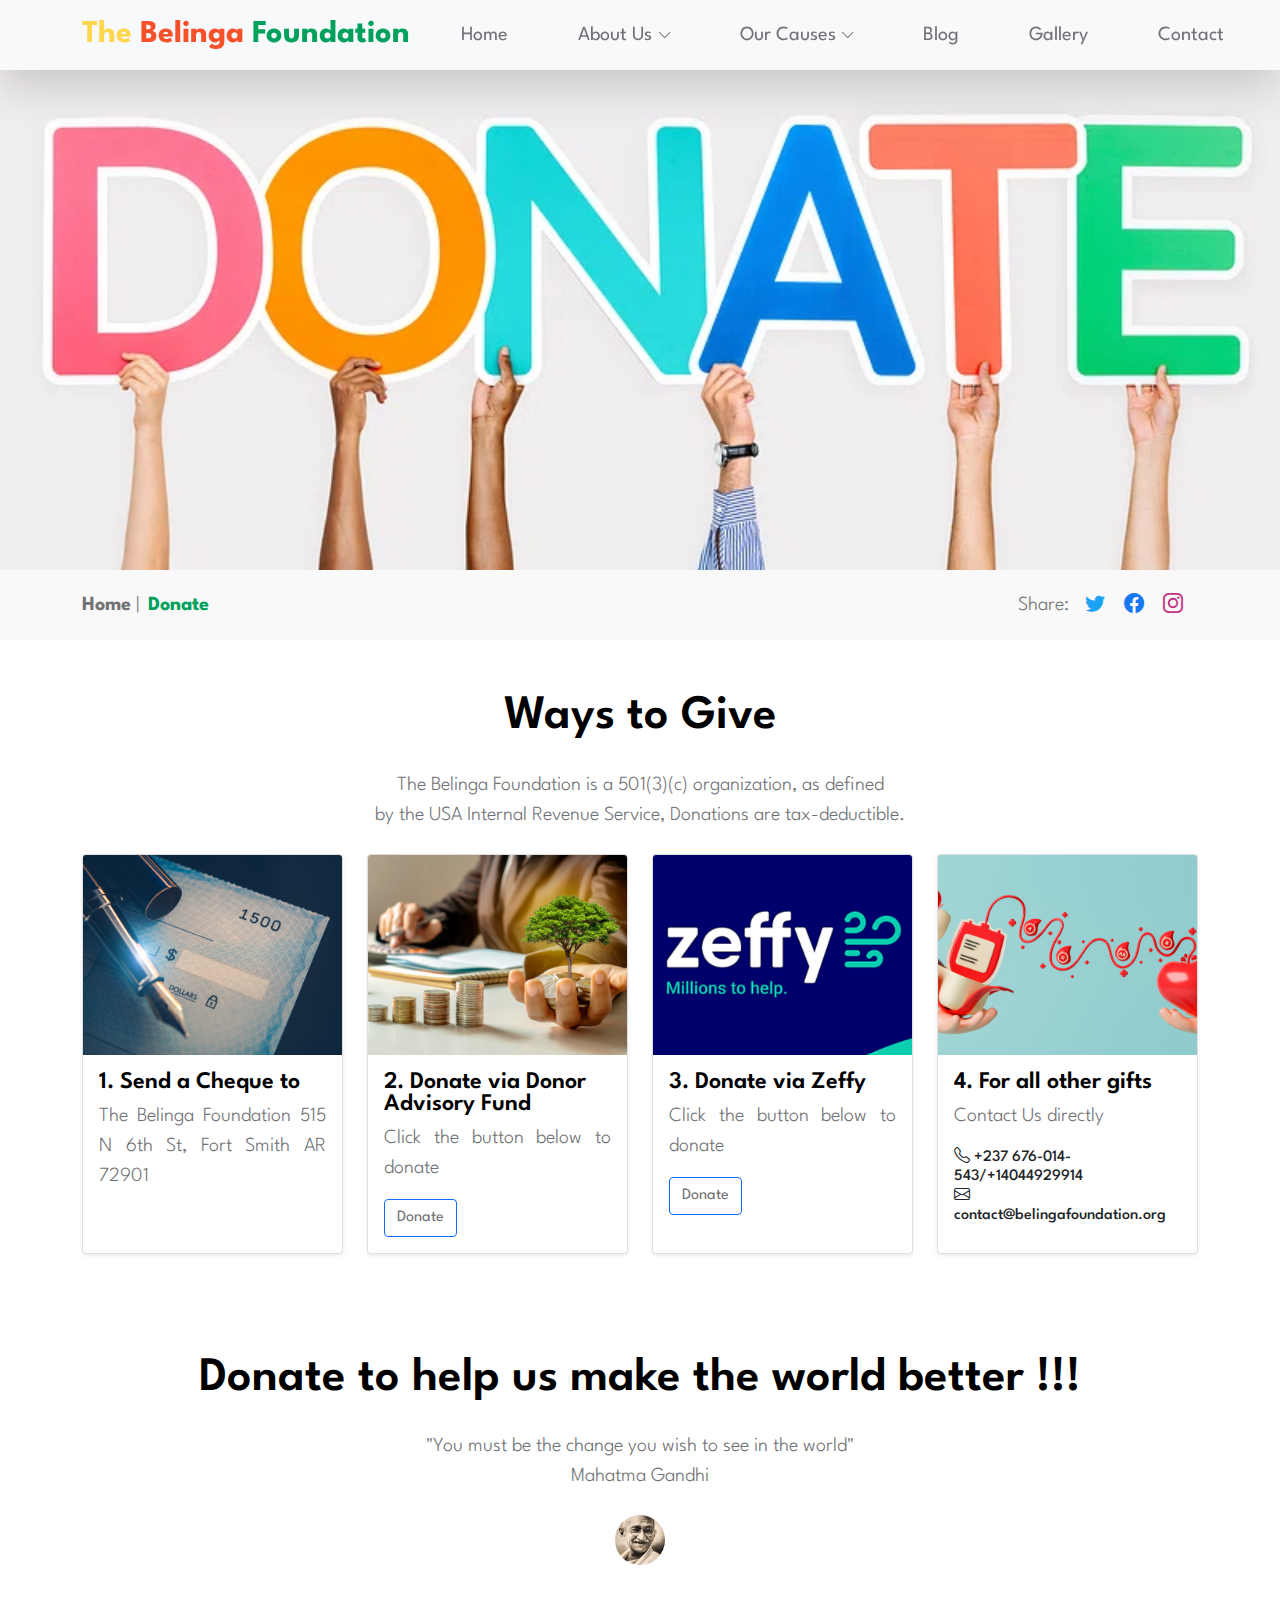
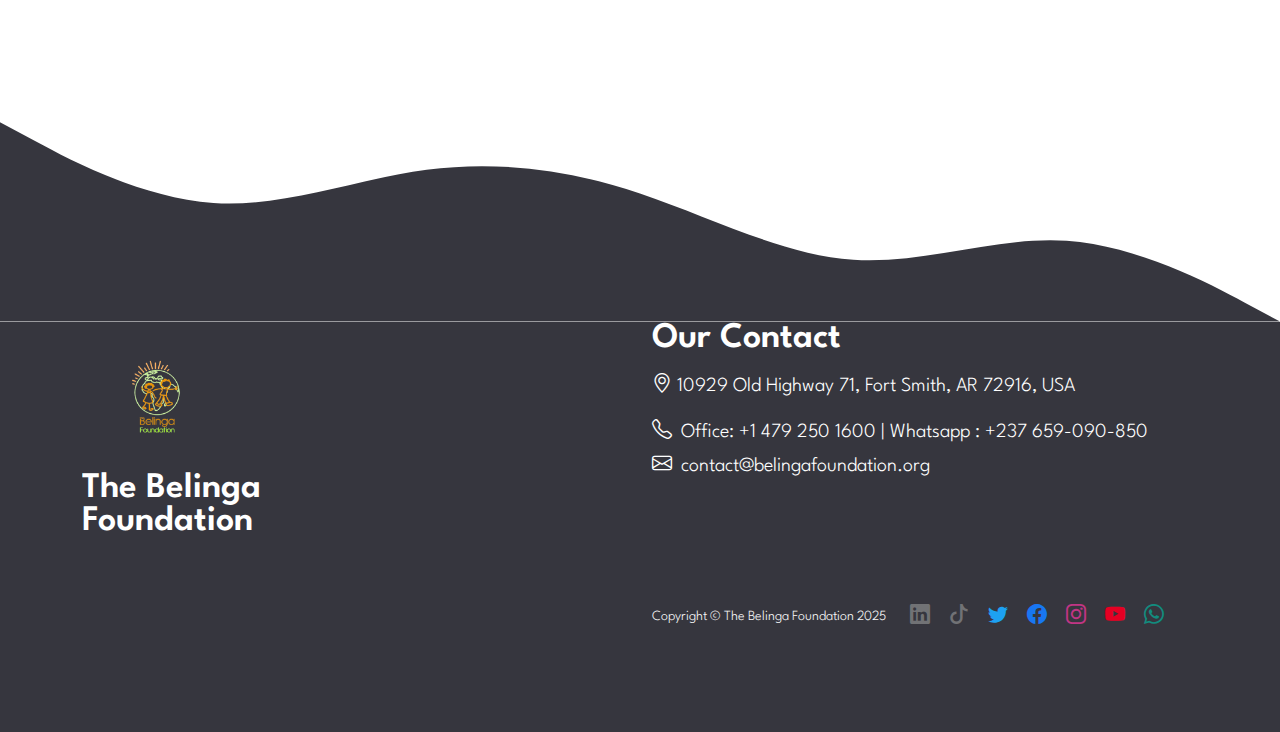
<file: donate.html>
<!DOCTYPE html>
<html lang="en">
  <head>
    <meta charset="utf-8" />
    <meta name="viewport" content="width=device-width, initial-scale=1" />

    <meta name="description" content="" />
    <meta name="author" content="Tooplate" />

    <title>Donate | The Belinga Foundation</title>

    <!-- CSS FILES -->
    <link rel="preconnect" href="https://fonts.googleapis.com" />

    <link rel="preconnect" href="https://fonts.gstatic.com" crossorigin />
    <link rel="stylesheet" href="https://cdn.jsdelivr.net/npm/bootstrap-icons@1.7.2/font/bootstrap-icons.css">

    <link
      href="https://fonts.googleapis.com/css2?family=League+Spartan:wght@100;300;400;600;700&display=swap"
      rel="stylesheet"
    />

    <link href="css/bootstrap.min.css" rel="stylesheet" />

    <link href="css/bootstrap-icons.css" rel="stylesheet" />

    <link href="css/owl.carousel.min.css" rel="stylesheet" />

    <link href="css/style.css" rel="stylesheet" />
    <link rel="icon" type="image/x-icon" href="images/logo/favicon.jpg" />
  </head>

  <body class="shop-detail-page">
    <nav class="navbar navbar-expand-lg bg-light fixed-top shadow-lg">
      <div class="container">
        <a class="navbar-brand" href="index.html"
          >The <span class="tooplate-red">Belinga</span
          ><span class="tooplate-green"> Foundation</span></a
        >

        <button
          class="navbar-toggler"
          type="button"
          data-bs-toggle="collapse"
          data-bs-target="#navbarNav"
          aria-controls="navbarNav"
          aria-expanded="false"
          aria-label="Toggle navigation"
        >
          <span class="navbar-toggler-icon"></span>
        </button>

        <div class="collapse navbar-collapse" id="navbarNav">
          <ul class="navbar-nav ms-auto">
            <li class="nav-item">
              <a class="nav-link click-scroll" href="index.html#section_1"
                >Home</a
              >
            </li>

            <li class="nav-item dropdown">
              <a
                class="nav-link dropdown-toggle click-scroll"
                href="index.html#section_2"
                id="navbarLightDropdownMenuLink"
                role="button"
                data-bs-toggle="dropdown"
                aria-expanded="false"
                >About Us</a
              >

              <ul
                class="dropdown-menu dropdown-menu-light"
                aria-labelledby="navbarLightDropdownMenuLink"
              >
                <li>
                  <a class="dropdown-item" href="about.html"
                    >Who We Are</a
                  >
                </li>

                <li>
                  <a class="dropdown-item" href="team.html"
                    >Our Team</a
                  >
                </li>
              </ul>
            </li>

            <li class="nav-item dropdown">
              <a
                class="nav-link dropdown-toggle click-scroll"
                href="index.html#section_3"
                id="navbarLightDropdownMenuLink"
                role="button"
                data-bs-toggle="dropdown"
                aria-expanded="false"
                >Our Causes</a>

              <ul
                class="dropdown-menu dropdown-menu-light"
                aria-labelledby="navbarLightDropdownMenuLink"
              >
                <li>
                  <a class="dropdown-item" href="causes.html"
                    >Causes</a
                  >
                </li>

                <li>
                  <a class="dropdown-item" href="campaign.html"
                    >Campaign</a
                  >
                </li>
              </ul>
            </li>
            
            <li class="nav-item">
              <a class="nav-link click-scroll" href="blog.html"
                >Blog</a
              >
            </li>

            <li class="nav-item">
              <a class="nav-link click-scroll" href="gallery.html"
                >Gallery</a
              >
            </li>

            <li class="nav-item">
              <a class="nav-link click-scroll" href="index.html#section_5"
                >Contact</a
              >
            </li>
          </ul>
        </div>
      </div>
    </nav>

    <main>
      <header
        class="site-header-donate d-flex justify-content-center align-items-center">
       
      </header>

      <section class="shop-detail-bar section-bg">
        <div class="container">
          <div class="row">
            <div class="col-lg-7 col-md-8 col-12 d-flex">
              <p class="shop-detail-bar-wrap d-flex flex-wrap mb-0">
                <span class="me-2"><strong><a href="index.html">Home</a></strong> | </span>

                <strong class="shop-condition-text">Donate</strong>
              </p>
            </div>

            <div
              class="col-lg-5 col-md-4 col-12 social-share d-flex align-items-center ms-lg-auto mt-3 mt-lg-0 mt-md-0"
            >
              <p class="mb-0 me-3 ms-lg-auto ms-md-auto">Share:</p>
              <ul class="social-icon">
                <li class="social-icon-item">
                  <a
                    href="https://x.com/BelFondNation"
                    class="social-icon-link social-icon-twitter bi-twitter" target="_blank"
                  ></a>
                </li>

                <li class="social-icon-item">
                  <a
                    href="https://web.facebook.com/TheBelingaFoundation"
                    class="social-icon-link social-icon-facebook bi-facebook" target="_blank"
                  ></a>
                </li>

                <li class="social-icon-item">
                  <a
                    href="https://www.instagram.com/thebelingafoundation2021/"
                    class="social-icon-link social-icon-instagram bi-instagram" target="_blank"
                  ></a>
                </li>
              </ul>
              
            </div>
          </div>
        </div>
      </section>
    
      <section class="shop-detail-section">
        <div class="container py-5">
          <h2 class="text-center mb-4">Ways to Give</h2>
          <p class="text-center mb-4">
            ​The Belinga Foundation is a 501(3)(c) organization, as defined<br /> by the USA Internal Revenue Service,
            Donations are tax-deductible.
          </p>
          <div class="row row-cols-1 row-cols-sm-2 row-cols-md-3 row-cols-lg-4 g-4">
              <!-- Cheques -->
              <div class="col">
                  <div class="card h-100 shadow-sm">
                      <img src="images/donate/1.png" class="card-img-top" alt="cheque donations">
                      <div class="card-body">
                          <h5 class="card-title">1.  Send a Cheque to</h5>
                          <p class="card-text">The Belinga Foundation 515 N 6th St, Fort Smith AR 72901</p>
                          
                      </div>
                  </div>
              </div>
      
              <!-- Donor Advisory -->
              <div class="col">
                  <div class="card h-100 shadow-sm">
                      <img src="images/donate/2.png" class="card-img-top" alt="Donor Advisory">
                      <div class="card-body">
                          <h5 class="card-title">2. Donate via Donor Advisory Fund</h5>
                          <p class="card-text">Click the button below to donate</p>
                          <div class="d-flex justify-content-between align-items-center">
                              <button class="btn btn-outline-primary"><a href="https://www.arcf.org/give-online/?fund=Belinga+Charitable+Fund
                                " target="_blank"> Donate</a></button>
                          </div>
                      </div>
                  </div>
              </div>
      
              <!--Zeffy-->
              <div class="col">
                  <div class="card h-100 shadow-sm">
                      <img src="images/donate/3.png" class="card-img-top" alt="Zeffy">
                      <div class="card-body">
                          <h5 class="card-title">3. Donate via Zeffy</h5>
                          <p class="card-text">Click the button below to donate</p>
                          <div class="d-flex justify-content-between align-items-center">
                            <button class="btn btn-outline-primary"><a href="https://buy.stripe.com/5kA9B37km1Ni0gw7ss" target="_blank"> Donate</a></button>
                        </div>
                      </div>
                  </div>
              </div>
      
              <!-- Gifts -->
              <div class="col">
                  <div class="card h-100 shadow-sm">
                      <img src="images/donate/4.png" class="card-img-top" alt="Gifts">
                      <div class="card-body">
                          <h5 class="card-title">4. For all other gifts</h5>
                          <p class="card-text">Contact Us directly</p>
                          <div class="d-flex justify-content-between align-items-center">
                              <span class="h6 mb-0"><i class="bi bi-telephone"></i> +237 676-014-543/+14044929914</span>
                          </div>
                          <div class="d-flex justify-content-between align-items-center">
                            <span class="h6 mb-0"><i class="bi bi-envelope"></i> contact@belingafoundation.org</span>
                        </div>
                      </div>
                  </div>
              </div>
          </div>
      </div>

      </section>

      <section class="shop-detail-section">
       
        <div class="container py-5">
           
          <h2 class="text-center mb-4">Donate to help us make the world better !!!</h2>
          <p class="text-center mb-4">
            "You must be the change you wish to see in the world" <br /> Mahatma Gandhi
          </p>
          <p class="text-center mb-4">
          <img src="images/donate/mg.jpg" class="avatar-image img-fluid" alt="Mahatma Gandhi be th change" />
        </p>
          </div>
        </div>
        </div>
      </section>

        <svg xmlns="http://www.w3.org/2000/svg" viewBox="0 0 1440 320">
        <path
          fill="#36363e"
          fill-opacity="1"
          d="M0,96L40,117.3C80,139,160,181,240,186.7C320,192,400,160,480,149.3C560,139,640,149,720,176C800,203,880,245,960,250.7C1040,256,1120,224,1200,229.3C1280,235,1360,277,1400,298.7L1440,320L1440,320L1400,320C1360,320,1280,320,1200,320C1120,320,1040,320,960,320C880,320,800,320,720,320C640,320,560,320,480,320C400,320,320,320,240,320C160,320,80,320,40,320L0,320Z"
        ></path>
      </svg>
    </main>

    <footer class="site-footer section-padding">
      <div class="container">
        <div class="row">
          <div class="col-lg-3 col-md-5 col-12 mb-3">
            <a href="index.html">
              <img src="images/logo/bf-logo.png" width="150" height="150" alt="Belinga Foundation's Logo"/>
            </a>
            <h3>
              <a href="index.html" class="custom-link mb-1">The Belinga Foundation</a>
            </h3>
          </div>

          <div class="col-lg-6 col-md-7 col-12 ms-lg-auto mb-3">
            <h3 class="text-white mb-3">Our Contact</h3>

            <p class="text-white mt-2">
              <i class="bi-geo-alt"></i>
              10929 Old Highway 71, Fort Smith, AR 72916, USA
            <p class="text-white mb-1">
              <i class="bi-telephone me-1"></i>          
              <a href="tel: +1 479 250 1600" class="text-white"> Office: +1 479 250 1600 | Whatsapp : +237 659-090-850 </a>
            </p>
            <p class="text-white mb-1">  
              <i class="bi-envelope me-1"></i>
              <a href="mailto:info@company.com" class="text-white">
                contact@belingafoundation.org</a>
            </p>
            </p>
          </div>        
          <div
            class="col-lg-6 col-md-7 copyright-text-wrap col-12 d-flex flex-wrap align-items-center mt-4 ms-auto"
          >
            <p class="copyright-text mb-0 me-4">
              Copyright © The Belinga Foundation 2025
            </p>

            <ul class="social-icon">
              <li class="social-icon-item">
                <a
                  href="https://www.linkedin.com/in/the-belinga-foundation-81a653223/"
                  class="social-icon-link social-icon-linkedin bi-linkedin" target="_blank"
                ></a>
              </li>
              <li class="social-icon-item" >
                <a
                  href="https://www.tiktok.com/@belfond2018"
                  class="social-icon-link social-icon-tiktok bi-tiktok" target="_blank"
                ></a>
              </li>
              <li class="social-icon-item">
                <a
                  href="https://x.com/BelFondNation"
                  class="social-icon-link social-icon-twitter bi-twitter" target="_blank"
                ></a>
              </li>

              <li class="social-icon-item">
                <a
                  href="https://web.facebook.com/TheBelingaFoundation"
                  class="social-icon-link social-icon-facebook bi-facebook" target="_blank"
                ></a>
              </li>

              <li class="social-icon-item">
                <a
                  href="https://www.instagram.com/thebelingafoundation2021/"
                  class="social-icon-link social-icon-instagram bi-instagram" target="_blank"
                ></a>
              </li>

              <li class="social-icon-item">
                <a
                  href="https://www.youtube.com/@belingafoundation"
                  class="social-icon-link social-icon-pinterest bi-youtube" target="_blank"
                ></a>
              </li>

              <li class="social-icon-item">
                <a
                  href="https://api.whatsapp.com/send/?phone=%2B237659090850&text&type=phone_number&app_absent=0&wame_ctl=1"
                  class="social-icon-link social-icon-whatsapp bi-whatsapp" target="_blank"
                ></a>
              </li>
            </ul>
          </div>
        </div>
      </div>
    </footer>

    <!-- JAVASCRIPT FILES -->
    <script src="js/jquery.min.js"></script>
    <script src="js/bootstrap.min.js"></script>
    <script src="js/click-scroll.js"></script>
    <script src="js/jquery.backstretch.min.js"></script>
    <script src="js/owl.carousel.min.js"></script>
    <script src="js/custom.js"></script>
   
  </body>
</html>
</file>
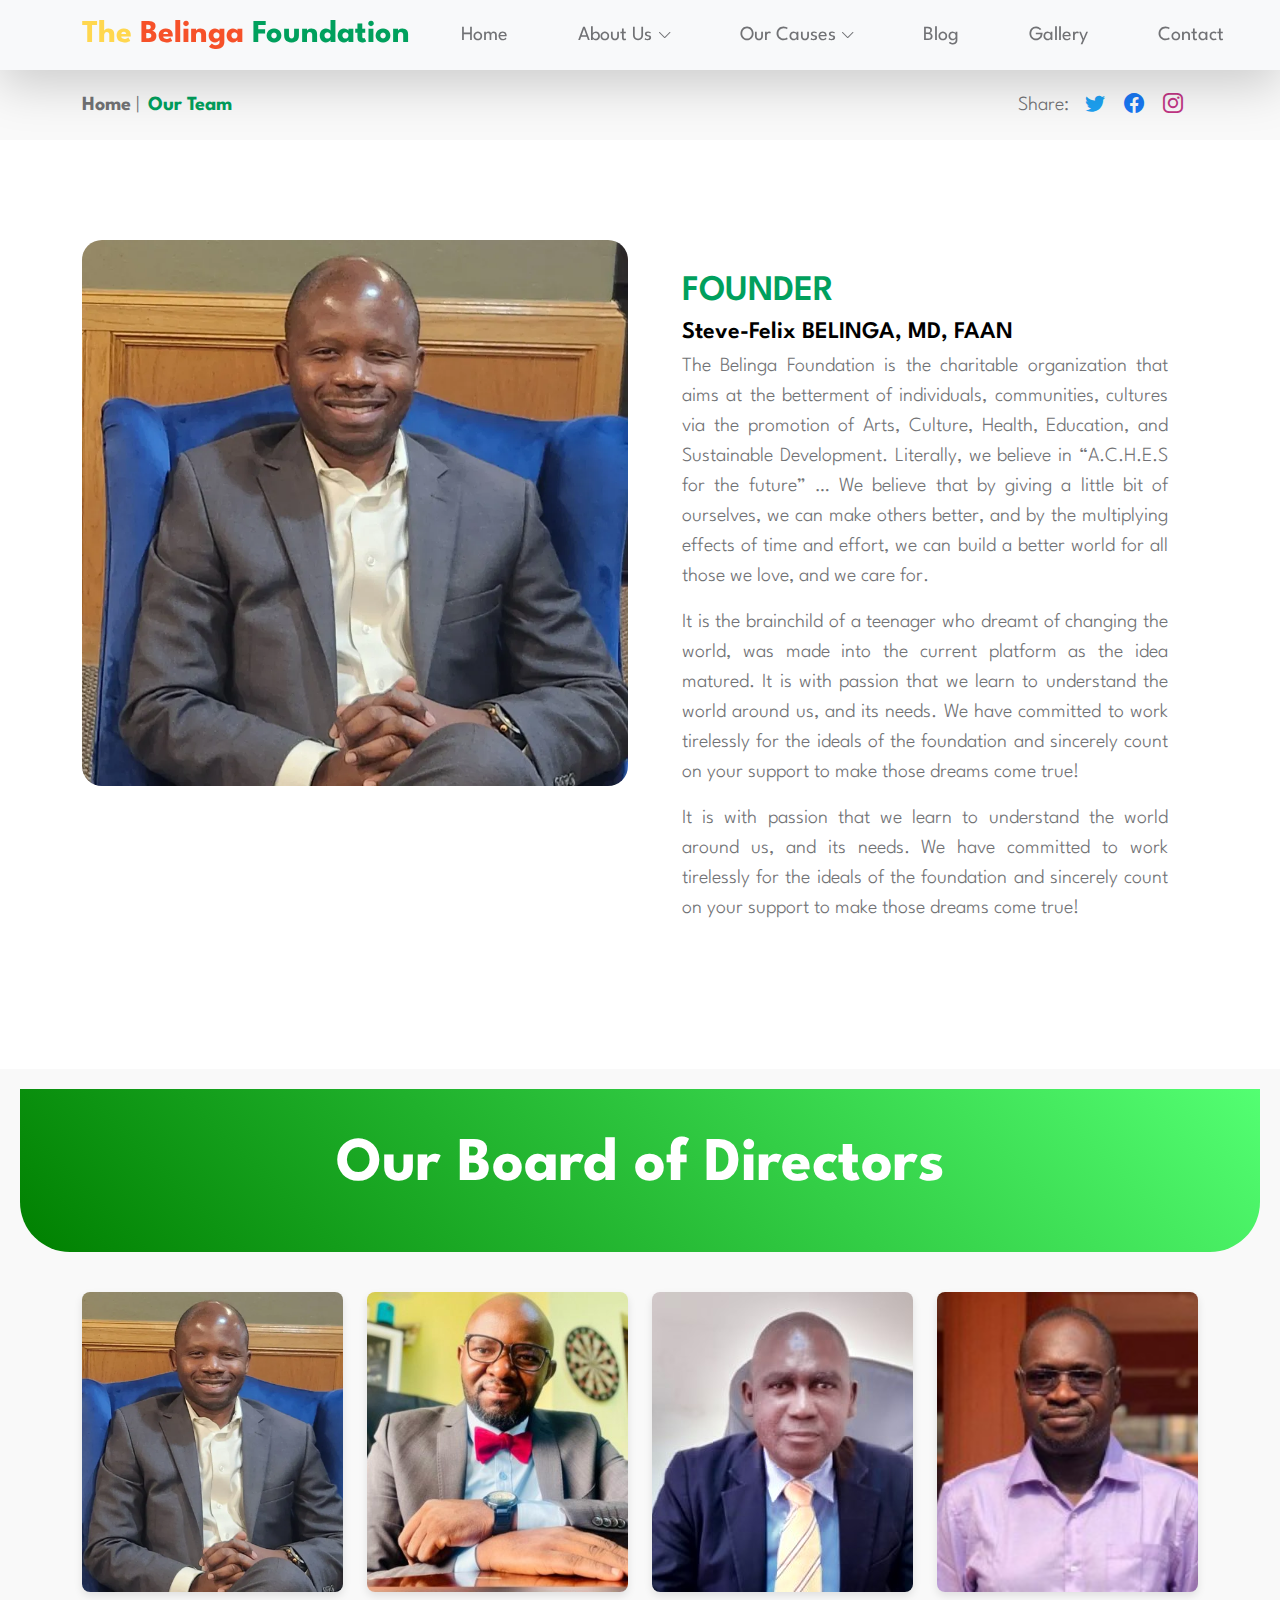
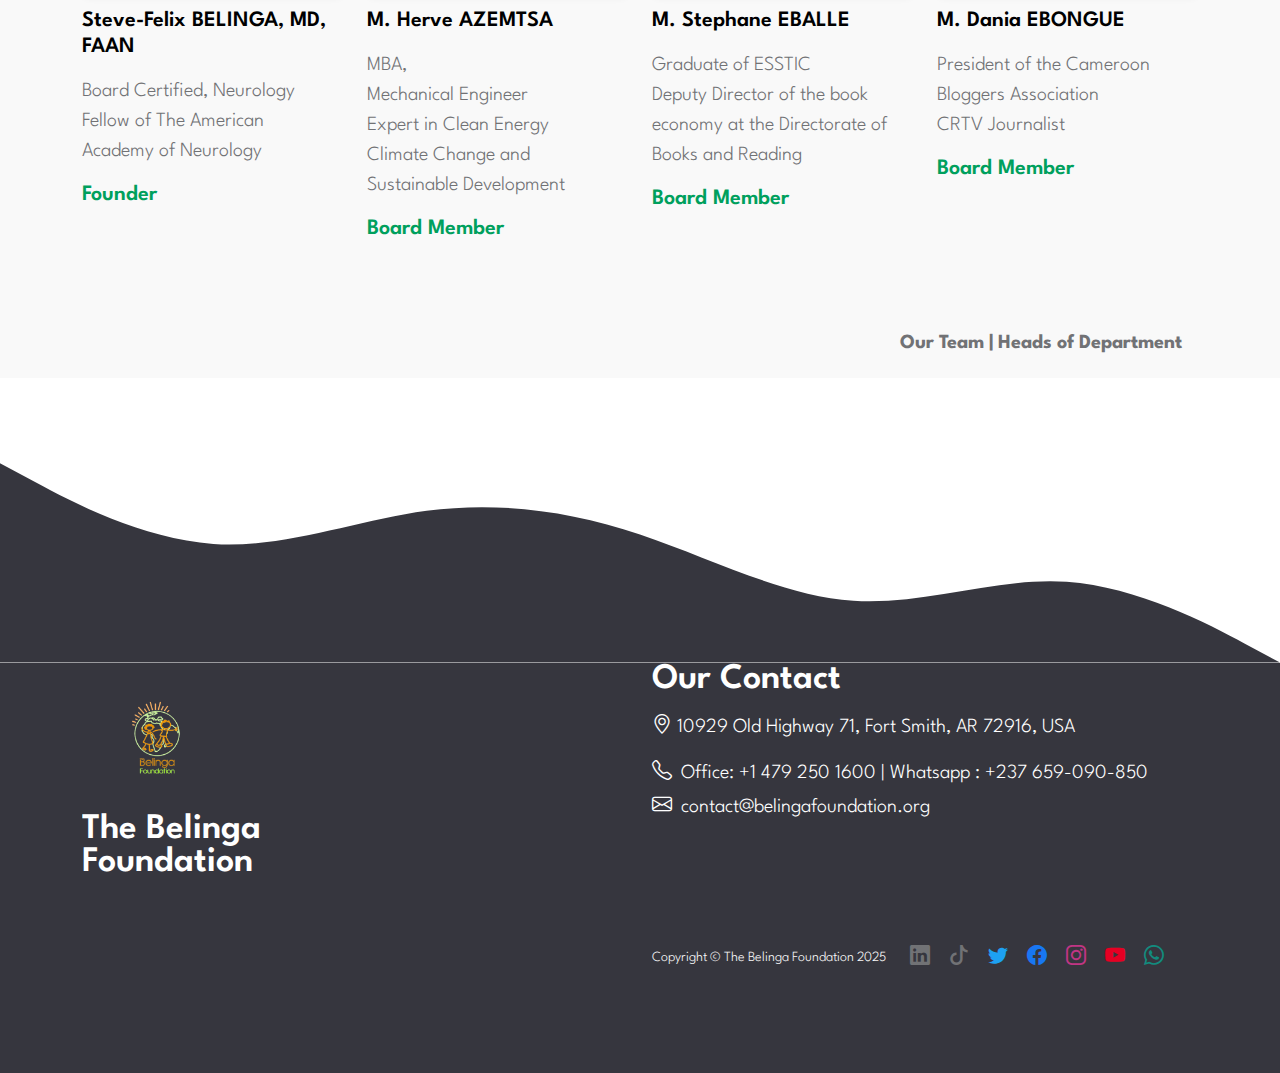
<file: team.html>
<!DOCTYPE html>
<html lang="en">
  <head>
    <meta charset="utf-8" />
    <meta name="viewport" content="width=device-width, initial-scale=1" />

    <meta name="description" content="" />
    <meta name="author" content="Tooplate" />

    <title>Our Team | The Belinga Foundation</title>

    <!-- CSS FILES -->
    <link rel="preconnect" href="https://fonts.googleapis.com" />

    <link rel="preconnect" href="https://fonts.gstatic.com" crossorigin />

    <link
      href="https://fonts.googleapis.com/css2?family=League+Spartan:wght@100;300;400;600;700&display=swap"
      rel="stylesheet"
    />

    <link href="css/bootstrap.min.css" rel="stylesheet" />

    <link href="css/bootstrap-icons.css" rel="stylesheet" />

    <link href="css/owl.carousel.min.css" rel="stylesheet" />

    <link href="css/style.css" rel="stylesheet" />
    <link rel="icon" type="image/x-icon" href="images/logo/favicon.jpg" />
  </head>

  <body class="shop-detail-page">
    <nav class="navbar navbar-expand-lg bg-light fixed-top shadow-lg">
      <div class="container">
        <a class="navbar-brand" href="index.html"
          >The <span class="tooplate-red">Belinga</span
          ><span class="tooplate-green"> Foundation</span></a
        >

        <button
          class="navbar-toggler"
          type="button"
          data-bs-toggle="collapse"
          data-bs-target="#navbarNav"
          aria-controls="navbarNav"
          aria-expanded="false"
          aria-label="Toggle navigation"
        >
          <span class="navbar-toggler-icon"></span>
        </button>

        <div class="collapse navbar-collapse" id="navbarNav">
          <ul class="navbar-nav ms-auto">
            <li class="nav-item">
              <a class="nav-link click-scroll" href="index.html#section_1"
                >Home</a
              >
            </li>

            <li class="nav-item dropdown">
              <a
                class="nav-link dropdown-toggle click-scroll"
                href="index.html#section_2"
                id="navbarLightDropdownMenuLink"
                role="button"
                data-bs-toggle="dropdown"
                aria-expanded="false"
                >About Us</a
              >

              <ul
                class="dropdown-menu dropdown-menu-light"
                aria-labelledby="navbarLightDropdownMenuLink"
              >
                <li>
                  <a class="dropdown-item" href="about.html"
                    >Who We Are</a
                  >
                </li>

                <li>
                  <a class="dropdown-item  active" href="team.html"
                    >Our Team</a
                  >
                </li>
              </ul>
            </li>

            <li class="nav-item dropdown">
              <a
                class="nav-link dropdown-toggle click-scroll"
                href="index.html#section_3"
                id="navbarLightDropdownMenuLink"
                role="button"
                data-bs-toggle="dropdown"
                aria-expanded="false"
                >Our Causes</a
              >

              <ul
                class="dropdown-menu dropdown-menu-light"
                aria-labelledby="navbarLightDropdownMenuLink"
              >
                <li>
                  <a class="dropdown-item" href="causes.html"
                    >Causes</a
                  >
                </li>

                <li>
                  <a class="dropdown-item" href="campaign.html"
                    >Campaign</a
                  >
                </li>
              </ul>
            </li>
            
            <li class="nav-item">
              <a class="nav-link click-scroll" href="blog.html"
                >Blog</a
              >
            </li>

            <li class="nav-item">
              <a class="nav-link click-scroll" href="gallery.html"
                >Gallery</a
              >
            </li>

            <li class="nav-item">
              <a class="nav-link click-scroll" href="index.html#section_5"
                >Contact</a
              >
            </li>
          </ul>
        </div>
      </div>
    </nav>

    <main>
  
      <section class="shop-detail-bar section-bg">
        <div class="container">
          <div class="row">
            <div class="col-lg-7 col-md-8 col-12 d-flex">
              <p class="shop-detail-bar-wrap d-flex flex-wrap mb-0">
                <span class="me-2"><strong><a href="index.html">Home</a></strong> | </span>

                <strong class="shop-condition-text">Our Team</strong>
              </p>
            </div>

            <div
              class="col-lg-5 col-md-4 col-12 social-share d-flex align-items-center ms-lg-auto mt-3 mt-lg-0 mt-md-0"
            >
              <p class="mb-0 me-3 ms-lg-auto ms-md-auto">Share:</p>
              <ul class="social-icon">
                <li class="social-icon-item">
                  <a
                    href="https://x.com/BelFondNation"
                    class="social-icon-link social-icon-twitter bi-twitter" target="_blank"
                  ></a>
                </li>

                <li class="social-icon-item">
                  <a
                    href="https://web.facebook.com/TheBelingaFoundation"
                    class="social-icon-link social-icon-facebook bi-facebook" target="_blank"
                  ></a>
                </li>

                <li class="social-icon-item">
                  <a
                    href="https://www.instagram.com/thebelingafoundation2021/"
                    class="social-icon-link social-icon-instagram bi-instagram" target="_blank"
                  ></a>
                </li>
              </ul>
              
            </div>
          </div>
        </div>
      </section>
 
      <section class="shop-detail-section section-padding">
        <div class="container">
          <div class="row">
            <div class="col-lg-6 col-12">
              <div class="shop-image-wrap">
                <img
                  src="images/team/founder.png"
                  class="shop-image img-fluid"
                  alt="founder the belinga foundation"
                />
              </div>
            </div>

            <div class="col-lg-6 col-12 m-auto">
              <div class="custom-block shop-detail-custom-block">
                <h3 class="tooplate-green">FOUNDER</h3>
                <h5>Steve-Felix BELINGA, MD, FAAN</h5>
               
                <p>
                  The Belinga Foundation is the charitable organization that aims at the betterment of individuals, 
                  communities, cultures via the promotion of Arts, Culture, Health, Education, and Sustainable Development.
                  Literally, we believe in “A.C.H.E.S for the future” … We believe that by giving a little bit of ourselves, 
                  we can make others better, and by the multiplying effects of time and effort, 
                  we can build a better world for all those we love, and we care for.​
                </p>

                <p>
                  It is the brainchild of a teenager who dreamt of changing the world, was made into the current platform as 
                  the idea matured.
                  It is with passion that we learn to understand the world around us, 
                  and its needs. We have committed to work tirelessly for the ideals of the foundation and sincerely 
                  count on your support to make those dreams come true!
                </p>

                <p>
                  It is with passion that we learn to understand the world around us, 
                  and its needs. We have committed to work tirelessly for the ideals of the foundation and sincerely 
                  count on your support to make those dreams come true!
                </p>
              </div>
            </div>
          </div>
        </div>
      </section>
    
  <section class="shop-detail-bar section-bg">
  <div class="gallery-title text-center">
      <h1>Our Board of Directors</h1>
  </div>
  
  <div class="container">
      <div class="row">
  
          <div class="col-lg-3 col-md-6 gallery-item">
              <img src="images/team/founder.png" alt="founder the belinga fondation" class="img-fluid">
              <p><h6>Steve-Felix BELINGA, MD, FAAN</h6></p>
              <p>Board Certified, Neurology<br /> 
                Fellow of The American<br />  Academy of Neurology</p>
              <p><h6 class="tooplate-green">Founder</h6></p>  
          </div>
  
          <div class="col-lg-3 col-md-6 gallery-item">
              <img src="images/team/brd 1.jpeg" alt="board the belinga fondation" class="img-fluid">
              <p><h6>M. Herve AZEMTSA</h6></p>
              <p>MBA,<br />
                Mechanical Engineer<br />
                Expert in Clean Energy<br />
                Climate Change and<br /> Sustainable Development</p>
              <p><h6 class="tooplate-green">Board Member</h6></p>  
          </div>
  
          <div class="col-lg-3 col-md-6 gallery-item">
              <img src="images/team/brd 2.jpg" alt="board the belinga fondation" class="img-fluid">
              <p><h6>M. Stephane EBALLE</h6></p>
              <p>Graduate of ESSTIC<br />
              Deputy Director of the book <br />
              economy at the Directorate of <br />
              Books and Reading</p>
              <p><h6 class="tooplate-green">Board Member</h6></p>  
          </div>
  
          <div class="col-lg-3 col-md-6 gallery-item">
              <img src="images/team/brd 3.jpg" alt="board the belinga fondation" class="img-fluid">
              <p><h6>M. Dania EBONGUE</h6></p>
              <p>President of the Cameroon<br />
                Bloggers Association<br />
                CRTV Journalist</p>
              <p><h6 class="tooplate-green">Board Member</h6></p>  
          </div>  
      </div>
  </div>

</section>
</main>

<section class="shop-detail-bar section-bg">
  <div class="container">
    <div class="row">
      <div class="col-lg-7 col-md-8 col-12 d-flex">

      </div>

      <div class="col-lg-5 col-md-4 col-12 social-share d-flex align-items-center ms-lg-auto mt-3 mt-lg-0 mt-md-0">
        <p class="mb-0 me-3 ms-lg-auto ms-md-auto"><strong><a href="team.html">Our Team</a> | <a href="team_1.html"> Heads of Department</a></strong></p>
        
        
      </div>
    </div>
  </div>
</section>

      <svg xmlns="http://www.w3.org/2000/svg" viewBox="0 0 1440 320">
        <path
          fill="#36363e"
          fill-opacity="1"
          d="M0,96L40,117.3C80,139,160,181,240,186.7C320,192,400,160,480,149.3C560,139,640,149,720,176C800,203,880,245,960,250.7C1040,256,1120,224,1200,229.3C1280,235,1360,277,1400,298.7L1440,320L1440,320L1400,320C1360,320,1280,320,1200,320C1120,320,1040,320,960,320C880,320,800,320,720,320C640,320,560,320,480,320C400,320,320,320,240,320C160,320,80,320,40,320L0,320Z"
        ></path>
      </svg>
    </main>

    <footer class="site-footer section-padding">
      <div class="container">
        <div class="row">
          <div class="col-lg-3 col-md-5 col-12 mb-3">
            <a href="index.html">
              <img src="images/logo/bf-logo.png" width="150" height="150" alt="Belinga Foundation's Logo"/>
            </a>
            <h3>
              <a href="index.html" class="custom-link mb-1">The Belinga Foundation</a>
            </h3>
          </div>

          <div class="col-lg-6 col-md-7 col-12 ms-lg-auto mb-3">
            <h3 class="text-white mb-3">Our Contact</h3>

            <p class="text-white mt-2">
              <i class="bi-geo-alt"></i>
              10929 Old Highway 71, Fort Smith, AR 72916, USA
            <p class="text-white mb-1">
              <i class="bi-telephone me-1"></i>          
              <a href="tel: +1 479 250 1600" class="text-white"> Office: +1 479 250 1600 | Whatsapp : +237 659-090-850 </a>
            </p>
            <p class="text-white mb-1">  
              <i class="bi-envelope me-1"></i>
              <a href="mailto:info@company.com" class="text-white">
                contact@belingafoundation.org</a>
            </p>
            </p>
          </div>        
          <div
            class="col-lg-6 col-md-7 copyright-text-wrap col-12 d-flex flex-wrap align-items-center mt-4 ms-auto"
          >
            <p class="copyright-text mb-0 me-4">
              Copyright © The Belinga Foundation 2025
            </p>

            <ul class="social-icon">
              <li class="social-icon-item">
                <a
                  href="https://www.linkedin.com/in/the-belinga-foundation-81a653223/"
                  class="social-icon-link social-icon-linkedin bi-linkedin" target="_blank"
                ></a>
              </li>
              <li class="social-icon-item" >
                <a
                  href="https://www.tiktok.com/@belfond2018"
                  class="social-icon-link social-icon-tiktok bi-tiktok" target="_blank"
                ></a>
              </li>
              <li class="social-icon-item">
                <a
                  href="https://x.com/BelFondNation"
                  class="social-icon-link social-icon-twitter bi-twitter" target="_blank"
                ></a>
              </li>

              <li class="social-icon-item">
                <a
                  href="https://web.facebook.com/TheBelingaFoundation"
                  class="social-icon-link social-icon-facebook bi-facebook" target="_blank"
                ></a>
              </li>

              <li class="social-icon-item">
                <a
                  href="https://www.instagram.com/thebelingafoundation2021/"
                  class="social-icon-link social-icon-instagram bi-instagram" target="_blank"
                ></a>
              </li>

              <li class="social-icon-item">
                <a
                  href="https://www.youtube.com/@belingafoundation"
                  class="social-icon-link social-icon-pinterest bi-youtube" target="_blank"
                ></a>
              </li>

              <li class="social-icon-item">
                <a
                  href="https://api.whatsapp.com/send/?phone=%2B237659090850&text&type=phone_number&app_absent=0&wame_ctl=1"
                  class="social-icon-link social-icon-whatsapp bi-whatsapp" target="_blank"
                ></a>
              </li>
            </ul>
          </div>
        </div>
      </div>
    </footer>

    <!-- JAVASCRIPT FILES -->
    <script src="js/jquery.min.js"></script>
    <script src="js/bootstrap.min.js"></script>
    <script src="js/click-scroll.js"></script>
    <script src="js/jquery.backstretch.min.js"></script>
    <script src="js/owl.carousel.min.js"></script>
    <script src="js/custom.js"></script>
  </body>
</html>
</file>
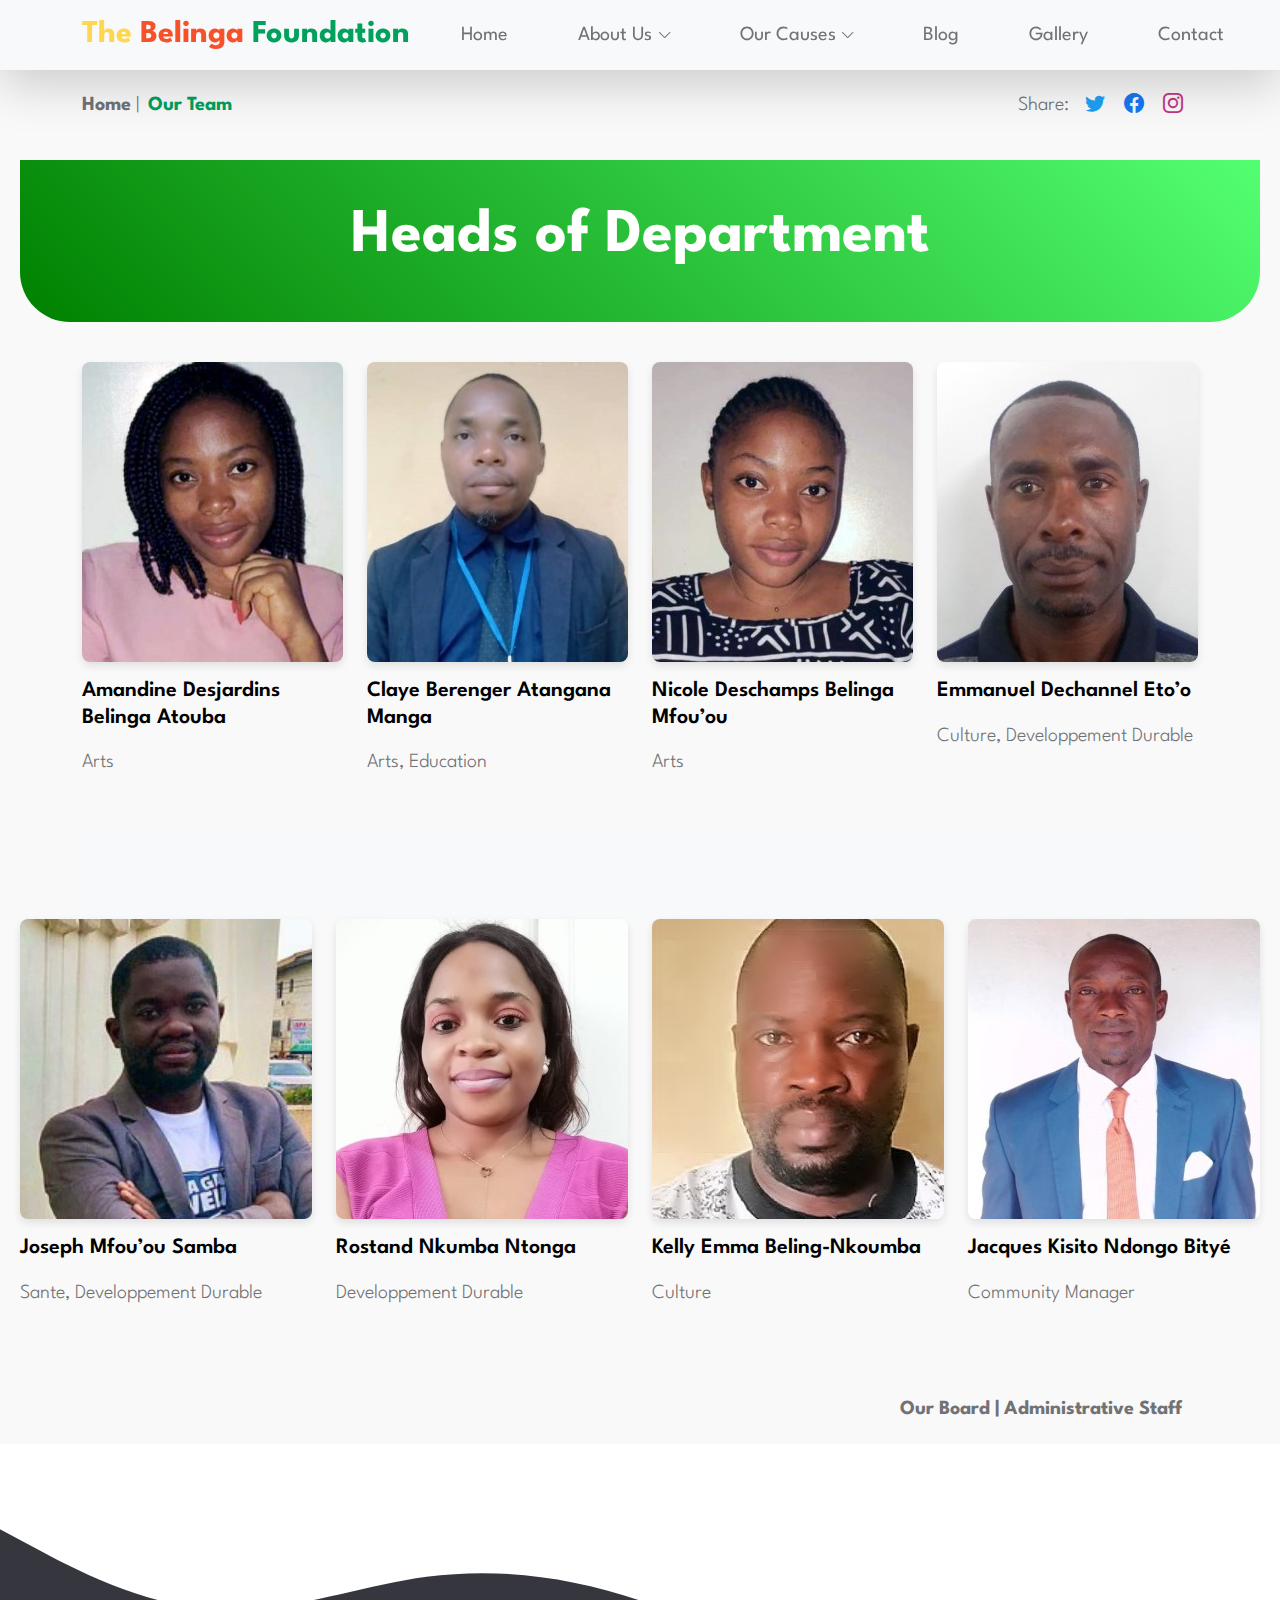
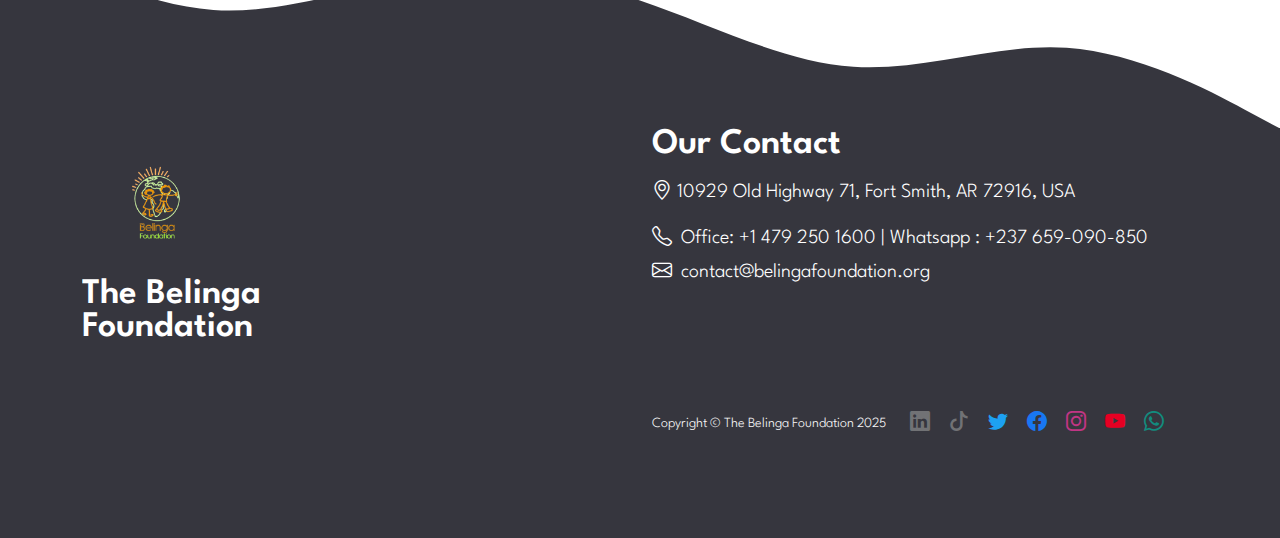
<file: team_1.html>
<!DOCTYPE html>
<html lang="en">
  <head>
    <meta charset="utf-8" />
    <meta name="viewport" content="width=device-width, initial-scale=1" />

    <meta name="description" content="" />
    <meta name="author" content="Tooplate" />

    <title>Our Team | The Belinga Foundation</title>

    <!-- CSS FILES -->
    <link rel="preconnect" href="https://fonts.googleapis.com" />

    <link rel="preconnect" href="https://fonts.gstatic.com" crossorigin />

    <link
      href="https://fonts.googleapis.com/css2?family=League+Spartan:wght@100;300;400;600;700&display=swap"
      rel="stylesheet"
    />

    <link href="css/bootstrap.min.css" rel="stylesheet" />

    <link href="css/bootstrap-icons.css" rel="stylesheet" />

    <link href="css/owl.carousel.min.css" rel="stylesheet" />

    <link href="css/style.css" rel="stylesheet" />
    <link rel="icon" type="image/x-icon" href="images/logo/favicon.jpg" />
  </head>

  <body class="shop-detail-page">
    <nav class="navbar navbar-expand-lg bg-light fixed-top shadow-lg">
      <div class="container">
        <a class="navbar-brand" href="index.html"
          >The <span class="tooplate-red">Belinga</span
          ><span class="tooplate-green"> Foundation</span></a
        >

        <button
          class="navbar-toggler"
          type="button"
          data-bs-toggle="collapse"
          data-bs-target="#navbarNav"
          aria-controls="navbarNav"
          aria-expanded="false"
          aria-label="Toggle navigation"
        >
          <span class="navbar-toggler-icon"></span>
        </button>

        <div class="collapse navbar-collapse" id="navbarNav">
          <ul class="navbar-nav ms-auto">
            <li class="nav-item">
              <a class="nav-link click-scroll" href="index.html#section_1"
                >Home</a
              >
            </li>

            <li class="nav-item dropdown">
              <a
                class="nav-link dropdown-toggle click-scroll"
                href="index.html#section_2"
                id="navbarLightDropdownMenuLink"
                role="button"
                data-bs-toggle="dropdown"
                aria-expanded="false"
                >About Us</a
              >

              <ul
                class="dropdown-menu dropdown-menu-light"
                aria-labelledby="navbarLightDropdownMenuLink"
              >
                <li>
                  <a class="dropdown-item" href="about.html"
                    >Who We Are</a
                  >
                </li>

                <li>
                  <a class="dropdown-item  active" href="team.html"
                    >Our Team</a
                  >
                </li>
              </ul>
            </li>

            <li class="nav-item dropdown">
              <a
                class="nav-link dropdown-toggle click-scroll"
                href="index.html#section_3"
                id="navbarLightDropdownMenuLink"
                role="button"
                data-bs-toggle="dropdown"
                aria-expanded="false"
                >Our Causes</a
              >

              <ul
                class="dropdown-menu dropdown-menu-light"
                aria-labelledby="navbarLightDropdownMenuLink"
              >
                <li>
                  <a class="dropdown-item" href="causes.html"
                    >Causes</a
                  >
                </li>

                <li>
                  <a class="dropdown-item" href="campaign.html"
                    >Campaign</a
                  >
                </li>
              </ul>
            </li>
            
            <li class="nav-item">
              <a class="nav-link click-scroll" href="blog.html"
                >Blog</a
              >
            </li>

            <li class="nav-item">
              <a class="nav-link click-scroll" href="gallery.html"
                >Gallery</a
              >
            </li>

            <li class="nav-item">
              <a class="nav-link click-scroll" href="index.html#section_5"
                >Contact</a
              >
            </li>
          </ul>
        </div>
      </div>
    </nav>

    <main>
  
      <section class="shop-detail-bar section-bg">
        <div class="container">
          <div class="row">
            <div class="col-lg-7 col-md-8 col-12 d-flex">
              <p class="shop-detail-bar-wrap d-flex flex-wrap mb-0">
                <span class="me-2"><strong><a href="index.html">Home</a></strong> | </span>

                <strong class="shop-condition-text">Our Team</strong>
              </p>
            </div>

            <div
              class="col-lg-5 col-md-4 col-12 social-share d-flex align-items-center ms-lg-auto mt-3 mt-lg-0 mt-md-0"
            >
              <p class="mb-0 me-3 ms-lg-auto ms-md-auto">Share:</p>
              <ul class="social-icon">
                <li class="social-icon-item">
                  <a
                    href="https://x.com/BelFondNation"
                    class="social-icon-link social-icon-twitter bi-twitter" target="_blank"
                  ></a>
                </li>

                <li class="social-icon-item">
                  <a
                    href="https://web.facebook.com/TheBelingaFoundation"
                    class="social-icon-link social-icon-facebook bi-facebook" target="_blank"
                  ></a>
                </li>

                <li class="social-icon-item">
                  <a
                    href="https://www.instagram.com/thebelingafoundation2021/"
                    class="social-icon-link social-icon-instagram bi-instagram" target="_blank"
                  ></a>
                </li>
              </ul>
              
            </div>
          </div>
        </div>
      </section>
 
  <section class="shop-detail-bar section-bg">
  <div class="gallery-title text-center">
      <h1>Heads of Department</h1>
  </div>
  
  <div class="container">
      <div class="row">
  
          <div class="col-lg-3 col-md-6 gallery-item">
              <img src="images/team/hod.jpg" alt="hods the belinga fondation" class="img-fluid">
              <p><h6>Amandine Desjardins Belinga Atouba</h6></p>
              <p>Arts</p>
          </div>
  
          <div class="col-lg-3 col-md-6 gallery-item">
              <img src="images/team/hod1.jpg" alt="hods the belinga fondation" class="img-fluid">
              <p><h6>Claye Berenger Atangana Manga</h6></p>
              <p>Arts, Education</p>
          </div>
  
          <div class="col-lg-3 col-md-6 gallery-item">
              <img src="images/team/hod2.jpg" alt="hods the belinga fondation" class="img-fluid">
              <p><h6>Nicole Deschamps Belinga Mfou’ou</h6></p>
              <p>Arts</p>  
          </div>
  
          <div class="col-lg-3 col-md-6 gallery-item">
              <img src="images/team/hod3.jpg" alt="hods the belinga fondation" class="img-fluid">
              <p><h6>Emmanuel Dechannel Eto’o</h6></p>
              <p>Culture, Developpement Durable</p>  
          </div>  
      </div>
  </div>

  <div class="container">
    <div class="d-md-flex cta-20101 align-self-center bg-light p-5">
    <div align-self-center;></div>
  </div>
</div>

  <div class="row">
  
    <div class="col-lg-3 col-md-6 gallery-item">
        <img src="images/team/hod4.jpg" alt="hods the belinga fondation" class="img-fluid">
        <p><h6>Joseph Mfou’ou Samba</h6></p>
        <p>Sante, Developpement Durable</p>  
    </div>

    <div class="col-lg-3 col-md-6 gallery-item">
        <img src="images/team/hod5.jpg" alt="hods the belinga fondation" class="img-fluid">
        <p><h6>Rostand Nkumba Ntonga</h6></p>
        <p>Developpement Durable</p>  
    </div>

    <div class="col-lg-3 col-md-6 gallery-item">
        <img src="images/team/hod6.jpg" alt="hods the belinga fondation" class="img-fluid">
        <p><h6>Kelly Emma Beling-Nkoumba</h6></p>
        <p>Culture</p>  
    </div>

    <div class="col-lg-3 col-md-6 gallery-item">
        <img src="images/team/hod7.jpg" alt="hods the belinga fondation" class="img-fluid">
        <p><h6>Jacques Kisito Ndongo Bityé</h6></p>
        <p>Community Manager</p>  
    </div>  
</div>
</div>

</section>
</main>

<section class="shop-detail-bar section-bg">
  <div class="container">
    <div class="row">
      <div class="col-lg-7 col-md-8 col-12 d-flex">

      </div>

      <div class="col-lg-5 col-md-4 col-12 social-share d-flex align-items-center ms-lg-auto mt-3 mt-lg-0 mt-md-0">
        <p class="mb-0 me-3 ms-lg-auto ms-md-auto"><strong><a href="team.html">Our Board</a> | <a href="team_2.html"> Administrative Staff</a></strong></p>
        
        
      </div>
    </div>
  </div>
</section>

      <svg xmlns="http://www.w3.org/2000/svg" viewBox="0 0 1440 320">
        <path
          fill="#36363e"
          fill-opacity="1"
          d="M0,96L40,117.3C80,139,160,181,240,186.7C320,192,400,160,480,149.3C560,139,640,149,720,176C800,203,880,245,960,250.7C1040,256,1120,224,1200,229.3C1280,235,1360,277,1400,298.7L1440,320L1440,320L1400,320C1360,320,1280,320,1200,320C1120,320,1040,320,960,320C880,320,800,320,720,320C640,320,560,320,480,320C400,320,320,320,240,320C160,320,80,320,40,320L0,320Z"
        ></path>
      </svg>
    </main>

    <footer class="site-footer section-padding">
      <div class="container">
        <div class="row">
          <div class="col-lg-3 col-md-5 col-12 mb-3">
            <a href="index.html">
              <img src="images/logo/bf-logo.png" width="150" height="150" alt="Belinga Foundation's Logo"/>
            </a>
            <h3>
              <a href="index.html" class="custom-link mb-1">The Belinga Foundation</a>
            </h3>
          </div>

          <div class="col-lg-6 col-md-7 col-12 ms-lg-auto mb-3">
            <h3 class="text-white mb-3">Our Contact</h3>

            <p class="text-white mt-2">
              <i class="bi-geo-alt"></i>
              10929 Old Highway 71, Fort Smith, AR 72916, USA
            <p class="text-white mb-1">
              <i class="bi-telephone me-1"></i>          
              <a href="tel: +1 479 250 1600" class="text-white"> Office: +1 479 250 1600 | Whatsapp : +237 659-090-850 </a>
            </p>
            <p class="text-white mb-1">  
              <i class="bi-envelope me-1"></i>
              <a href="mailto:info@company.com" class="text-white">
                contact@belingafoundation.org</a>
            </p>
            </p>
          </div>        
          <div
            class="col-lg-6 col-md-7 copyright-text-wrap col-12 d-flex flex-wrap align-items-center mt-4 ms-auto"
          >
            <p class="copyright-text mb-0 me-4">
              Copyright © The Belinga Foundation 2025
            </p>

            <ul class="social-icon">
              <li class="social-icon-item">
                <a
                  href="https://www.linkedin.com/in/the-belinga-foundation-81a653223/"
                  class="social-icon-link social-icon-linkedin bi-linkedin" target="_blank"
                ></a>
              </li>
              <li class="social-icon-item" >
                <a
                  href="https://www.tiktok.com/@belfond2018"
                  class="social-icon-link social-icon-tiktok bi-tiktok" target="_blank"
                ></a>
              </li>
              <li class="social-icon-item">
                <a
                  href="https://x.com/BelFondNation"
                  class="social-icon-link social-icon-twitter bi-twitter" target="_blank"
                ></a>
              </li>

              <li class="social-icon-item">
                <a
                  href="https://web.facebook.com/TheBelingaFoundation"
                  class="social-icon-link social-icon-facebook bi-facebook" target="_blank"
                ></a>
              </li>

              <li class="social-icon-item">
                <a
                  href="https://www.instagram.com/thebelingafoundation2021/"
                  class="social-icon-link social-icon-instagram bi-instagram" target="_blank"
                ></a>
              </li>

              <li class="social-icon-item">
                <a
                  href="https://www.youtube.com/@belingafoundation"
                  class="social-icon-link social-icon-pinterest bi-youtube" target="_blank"
                ></a>
              </li>

              <li class="social-icon-item">
                <a
                  href="https://api.whatsapp.com/send/?phone=%2B237659090850&text&type=phone_number&app_absent=0&wame_ctl=1"
                  class="social-icon-link social-icon-whatsapp bi-whatsapp" target="_blank"
                ></a>
              </li>
            </ul>
          </div>
        </div>
      </div>
    </footer>

    <!-- JAVASCRIPT FILES -->
    <script src="js/jquery.min.js"></script>
    <script src="js/bootstrap.min.js"></script>
    <script src="js/click-scroll.js"></script>
    <script src="js/jquery.backstretch.min.js"></script>
    <script src="js/owl.carousel.min.js"></script>
    <script src="js/custom.js"></script>
  </body>
</html>
</file>
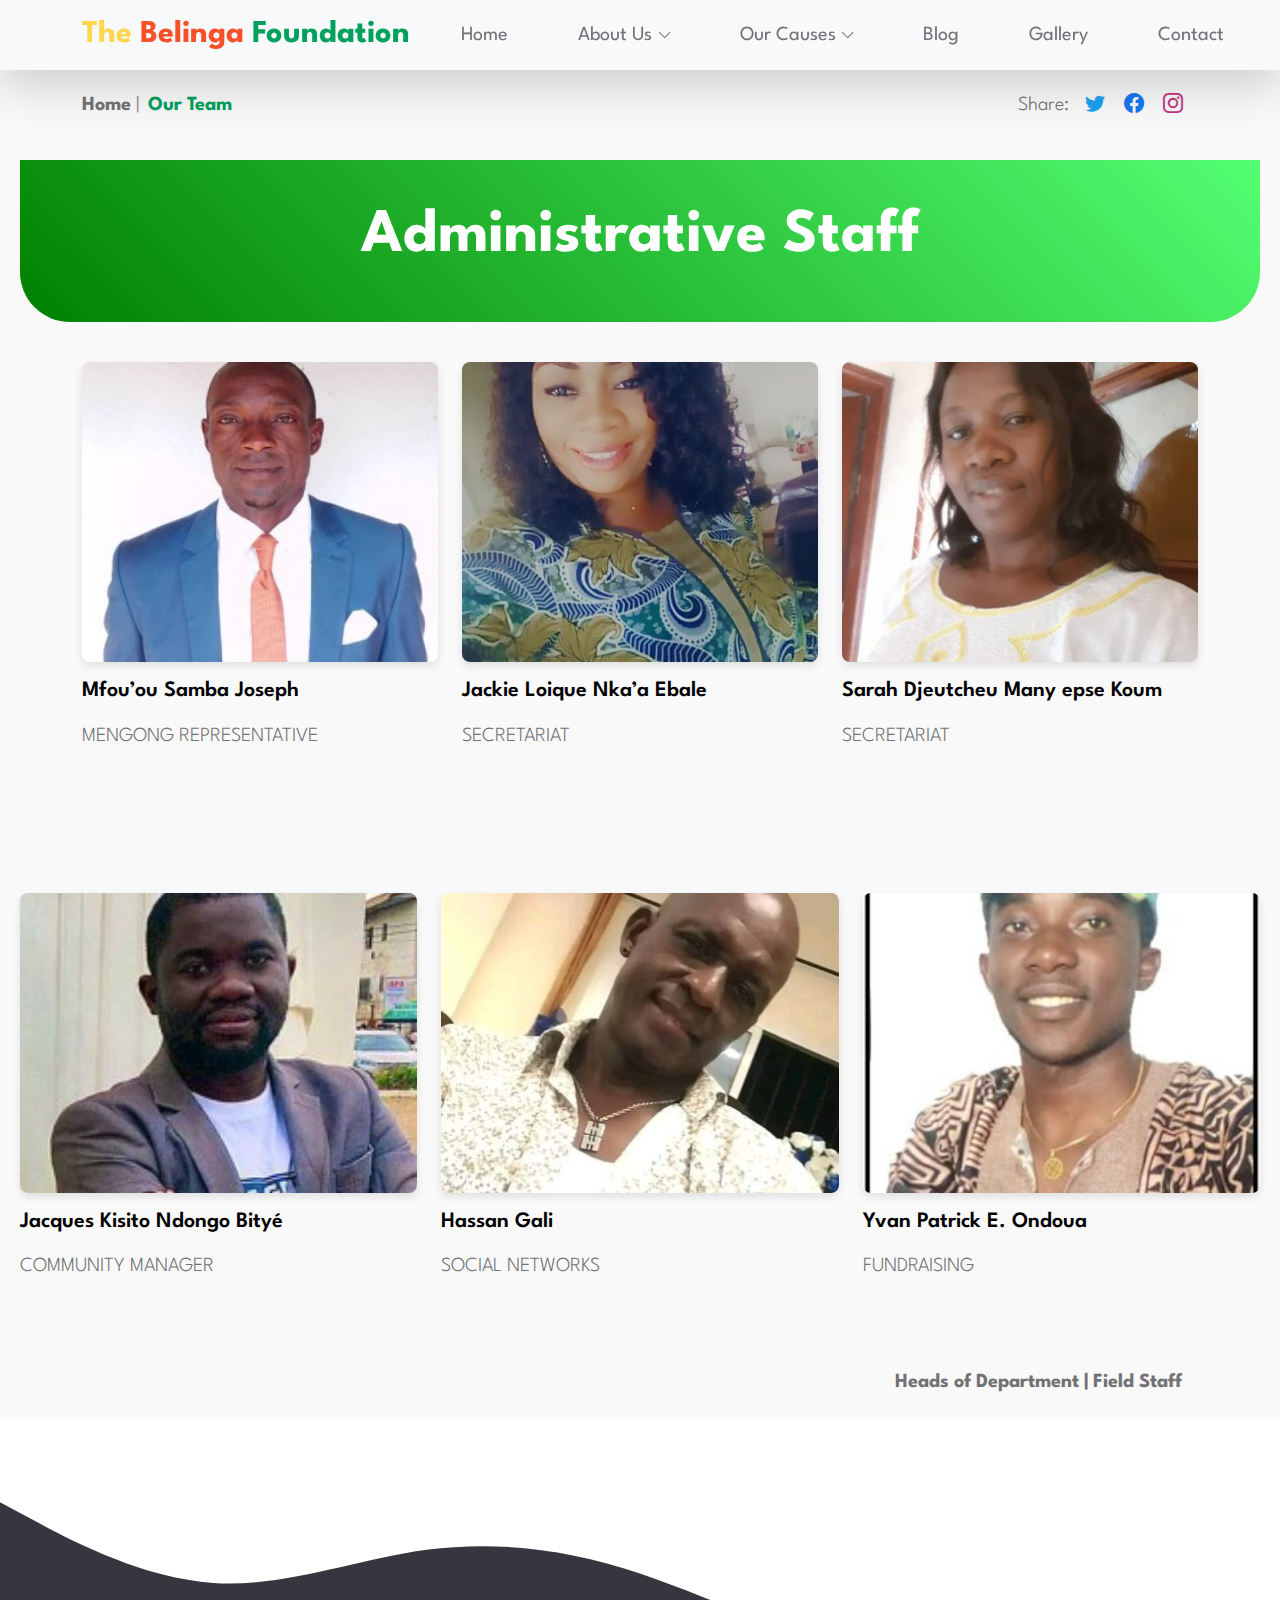
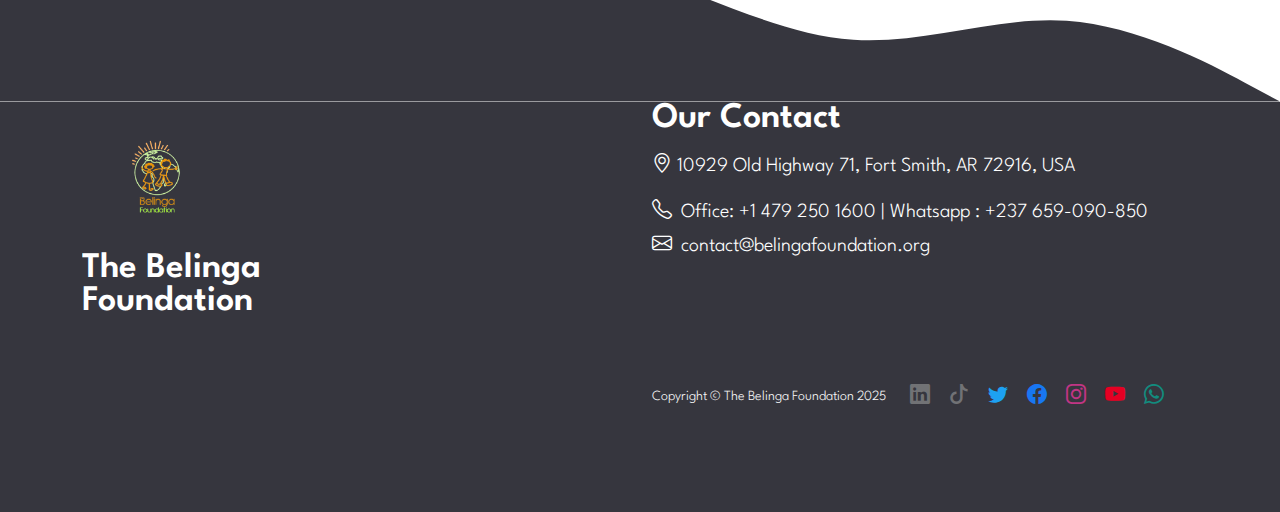
<file: team_2.html>
<!DOCTYPE html>
<html lang="en">
  <head>
    <meta charset="utf-8" />
    <meta name="viewport" content="width=device-width, initial-scale=1" />

    <meta name="description" content="" />
    <meta name="author" content="Tooplate" />

    <title>Our Team | The Belinga Foundation</title>

    <!-- CSS FILES -->
    <link rel="preconnect" href="https://fonts.googleapis.com" />

    <link rel="preconnect" href="https://fonts.gstatic.com" crossorigin />

    <link
      href="https://fonts.googleapis.com/css2?family=League+Spartan:wght@100;300;400;600;700&display=swap"
      rel="stylesheet"
    />

    <link href="css/bootstrap.min.css" rel="stylesheet" />

    <link href="css/bootstrap-icons.css" rel="stylesheet" />

    <link href="css/owl.carousel.min.css" rel="stylesheet" />

    <link href="css/style.css" rel="stylesheet" />
    <link rel="icon" type="image/x-icon" href="images/logo/favicon.jpg" />
  </head>

  <body class="shop-detail-page">
    <nav class="navbar navbar-expand-lg bg-light fixed-top shadow-lg">
      <div class="container">
        <a class="navbar-brand" href="index.html"
          >The <span class="tooplate-red">Belinga</span
          ><span class="tooplate-green"> Foundation</span></a
        >

        <button
          class="navbar-toggler"
          type="button"
          data-bs-toggle="collapse"
          data-bs-target="#navbarNav"
          aria-controls="navbarNav"
          aria-expanded="false"
          aria-label="Toggle navigation"
        >
          <span class="navbar-toggler-icon"></span>
        </button>

        <div class="collapse navbar-collapse" id="navbarNav">
          <ul class="navbar-nav ms-auto">
            <li class="nav-item">
              <a class="nav-link click-scroll" href="index.html#section_1"
                >Home</a
              >
            </li>

            <li class="nav-item dropdown">
              <a
                class="nav-link dropdown-toggle click-scroll"
                href="index.html#section_2"
                id="navbarLightDropdownMenuLink"
                role="button"
                data-bs-toggle="dropdown"
                aria-expanded="false"
                >About Us</a
              >

              <ul
                class="dropdown-menu dropdown-menu-light"
                aria-labelledby="navbarLightDropdownMenuLink"
              >
                <li>
                  <a class="dropdown-item" href="about.html"
                    >Who We Are</a
                  >
                </li>

                <li>
                  <a class="dropdown-item  active" href="team.html"
                    >Our Team</a
                  >
                </li>
              </ul>
            </li>

            <li class="nav-item dropdown">
              <a
                class="nav-link dropdown-toggle click-scroll"
                href="index.html#section_3"
                id="navbarLightDropdownMenuLink"
                role="button"
                data-bs-toggle="dropdown"
                aria-expanded="false"
                >Our Causes</a
              >

              <ul
                class="dropdown-menu dropdown-menu-light"
                aria-labelledby="navbarLightDropdownMenuLink"
              >
                <li>
                  <a class="dropdown-item" href="causes.html"
                    >Causes</a
                  >
                </li>

                <li>
                  <a class="dropdown-item" href="campaign.html"
                    >Campaign</a
                  >
                </li>
              </ul>
            </li>
            
            <li class="nav-item">
              <a class="nav-link click-scroll" href="blog.html"
                >Blog</a
              >
            </li>

            <li class="nav-item">
              <a class="nav-link click-scroll" href="gallery.html"
                >Gallery</a
              >
            </li>

            <li class="nav-item">
              <a class="nav-link click-scroll" href="index.html#section_5"
                >Contact</a
              >
            </li>
          </ul>
        </div>
      </div>
    </nav>

    <main>
  
      <section class="shop-detail-bar section-bg">
        <div class="container">
          <div class="row">
            <div class="col-lg-7 col-md-8 col-12 d-flex">
              <p class="shop-detail-bar-wrap d-flex flex-wrap mb-0">
                <span class="me-2"><strong><a href="index.html">Home</a></strong> | </span>

                <strong class="shop-condition-text">Our Team</strong>
              </p>
            </div>

            <div
              class="col-lg-5 col-md-4 col-12 social-share d-flex align-items-center ms-lg-auto mt-3 mt-lg-0 mt-md-0"
            >
              <p class="mb-0 me-3 ms-lg-auto ms-md-auto">Share:</p>
              <ul class="social-icon">
                <li class="social-icon-item">
                  <a
                    href="https://x.com/BelFondNation"
                    class="social-icon-link social-icon-twitter bi-twitter" target="_blank"
                  ></a>
                </li>

                <li class="social-icon-item">
                  <a
                    href="https://web.facebook.com/TheBelingaFoundation"
                    class="social-icon-link social-icon-facebook bi-facebook" target="_blank"
                  ></a>
                </li>

                <li class="social-icon-item">
                  <a
                    href="https://www.instagram.com/thebelingafoundation2021/"
                    class="social-icon-link social-icon-instagram bi-instagram" target="_blank"
                  ></a>
                </li>
              </ul>
              
            </div>
          </div>
        </div>
      </section>
 
  <section class="shop-detail-bar section-bg">
  <div class="gallery-title text-center">
      <h1>Administrative Staff</h1>
  </div>
  
  <div class="container">
      <div class="row">
  
          <div class="col-lg-4 col-md-6 gallery-item">
              <img src="images/team/hod7.jpg" alt="hods the belinga fondation" class="img-fluid">
              <p><h6>Mfou’ou Samba Joseph</h6></p>
              <p>MENGONG REPRESENTATIVE</p>
          </div>
  
          <div class="col-lg-4 col-md-6 gallery-item">
              <img src="images/team/adm.jpg" alt="hods the belinga fondation" class="img-fluid">
              <p><h6>Jackie Loique Nka’a Ebale</h6></p>
              <p>SECRETARIAT</p>
          </div>
  
          <div class="col-lg-4 col-md-6 gallery-item">
              <img src="images/team/adm1.jpg" alt="hods the belinga fondation" class="img-fluid">
              <p><h6>Sarah Djeutcheu Many epse Koum</h6></p>
              <p>SECRETARIAT</p>  
          </div>
        </div>
  </div>

  <div class="container">
    <div class="d-md-flex cta-20101 align-self-center bg-light p-5">
    <div align-self-center;></div>
  </div>
</div>

  <div class="row">
  
    <div class="col-lg-4 col-md-6 gallery-item">
        <img src="images/team/hod4.jpg" alt="hods the belinga fondation" class="img-fluid">
        <p><h6>Jacques Kisito Ndongo Bityé</h6></p>
        <p>COMMUNITY MANAGER</p>  
    </div>

    <div class="col-lg-4 col-md-6 gallery-item">
        <img src="images/team/adm2.jpg" alt="hods the belinga fondation" class="img-fluid">
        <p><h6>Hassan Gali</h6></p>
        <p>SOCIAL NETWORKS</p>  
    </div>

    <div class="col-lg-4 col-md-6 gallery-item">
        <img src="images/team/adm3.jpg" alt="hods the belinga fondation" class="img-fluid">
        <p><h6>Yvan Patrick E. Ondoua</h6></p>
        <p>FUNDRAISING</p>  
    </div>
</div>
</div>

</section>
</main>

<section class="shop-detail-bar section-bg">
  <div class="container">
    <div class="row">
      <div class="col-lg-7 col-md-8 col-12 d-flex">

      </div>

      <div class="col-lg-5 col-md-4 col-12 social-share d-flex align-items-center ms-lg-auto mt-3 mt-lg-0 mt-md-0">
        <p class="mb-0 me-3 ms-lg-auto ms-md-auto"><strong><a href="team_1.html">Heads of Department</a> | <a href="team_3.html"> Field Staff</a></strong></p>
        
        
      </div>
    </div>
  </div>
</section>

      <svg xmlns="http://www.w3.org/2000/svg" viewBox="0 0 1440 320">
        <path
          fill="#36363e"
          fill-opacity="1"
          d="M0,96L40,117.3C80,139,160,181,240,186.7C320,192,400,160,480,149.3C560,139,640,149,720,176C800,203,880,245,960,250.7C1040,256,1120,224,1200,229.3C1280,235,1360,277,1400,298.7L1440,320L1440,320L1400,320C1360,320,1280,320,1200,320C1120,320,1040,320,960,320C880,320,800,320,720,320C640,320,560,320,480,320C400,320,320,320,240,320C160,320,80,320,40,320L0,320Z"
        ></path>
      </svg>
    </main>

    <footer class="site-footer section-padding">
      <div class="container">
        <div class="row">
          <div class="col-lg-3 col-md-5 col-12 mb-3">
            <a href="index.html">
              <img src="images/logo/bf-logo.png" width="150" height="150" alt="Belinga Foundation's Logo"/>
            </a>
            <h3>
              <a href="index.html" class="custom-link mb-1">The Belinga Foundation</a>
            </h3>
          </div>

          <div class="col-lg-6 col-md-7 col-12 ms-lg-auto mb-3">
            <h3 class="text-white mb-3">Our Contact</h3>

            <p class="text-white mt-2">
              <i class="bi-geo-alt"></i>
              10929 Old Highway 71, Fort Smith, AR 72916, USA
            <p class="text-white mb-1">
              <i class="bi-telephone me-1"></i>          
              <a href="tel: +1 479 250 1600" class="text-white"> Office: +1 479 250 1600 | Whatsapp : +237 659-090-850 </a>
            </p>
            <p class="text-white mb-1">  
              <i class="bi-envelope me-1"></i>
              <a href="mailto:info@company.com" class="text-white">
                contact@belingafoundation.org</a>
            </p>
            </p>
          </div>        
          <div
            class="col-lg-6 col-md-7 copyright-text-wrap col-12 d-flex flex-wrap align-items-center mt-4 ms-auto"
          >
            <p class="copyright-text mb-0 me-4">
              Copyright © The Belinga Foundation 2025
            </p>

            <ul class="social-icon">
              <li class="social-icon-item">
                <a
                  href="https://www.linkedin.com/in/the-belinga-foundation-81a653223/"
                  class="social-icon-link social-icon-linkedin bi-linkedin" target="_blank"
                ></a>
              </li>
              <li class="social-icon-item" >
                <a
                  href="https://www.tiktok.com/@belfond2018"
                  class="social-icon-link social-icon-tiktok bi-tiktok" target="_blank"
                ></a>
              </li>
              <li class="social-icon-item">
                <a
                  href="https://x.com/BelFondNation"
                  class="social-icon-link social-icon-twitter bi-twitter" target="_blank"
                ></a>
              </li>

              <li class="social-icon-item">
                <a
                  href="https://web.facebook.com/TheBelingaFoundation"
                  class="social-icon-link social-icon-facebook bi-facebook" target="_blank"
                ></a>
              </li>

              <li class="social-icon-item">
                <a
                  href="https://www.instagram.com/thebelingafoundation2021/"
                  class="social-icon-link social-icon-instagram bi-instagram" target="_blank"
                ></a>
              </li>

              <li class="social-icon-item">
                <a
                  href="https://www.youtube.com/@belingafoundation"
                  class="social-icon-link social-icon-pinterest bi-youtube" target="_blank"
                ></a>
              </li>

              <li class="social-icon-item">
                <a
                  href="https://api.whatsapp.com/send/?phone=%2B237659090850&text&type=phone_number&app_absent=0&wame_ctl=1"
                  class="social-icon-link social-icon-whatsapp bi-whatsapp" target="_blank"
                ></a>
              </li>
            </ul>
          </div>
        </div>
      </div>
    </footer>

    <!-- JAVASCRIPT FILES -->
    <script src="js/jquery.min.js"></script>
    <script src="js/bootstrap.min.js"></script>
    <script src="js/click-scroll.js"></script>
    <script src="js/jquery.backstretch.min.js"></script>
    <script src="js/owl.carousel.min.js"></script>
    <script src="js/custom.js"></script>
  </body>
</html>
</file>
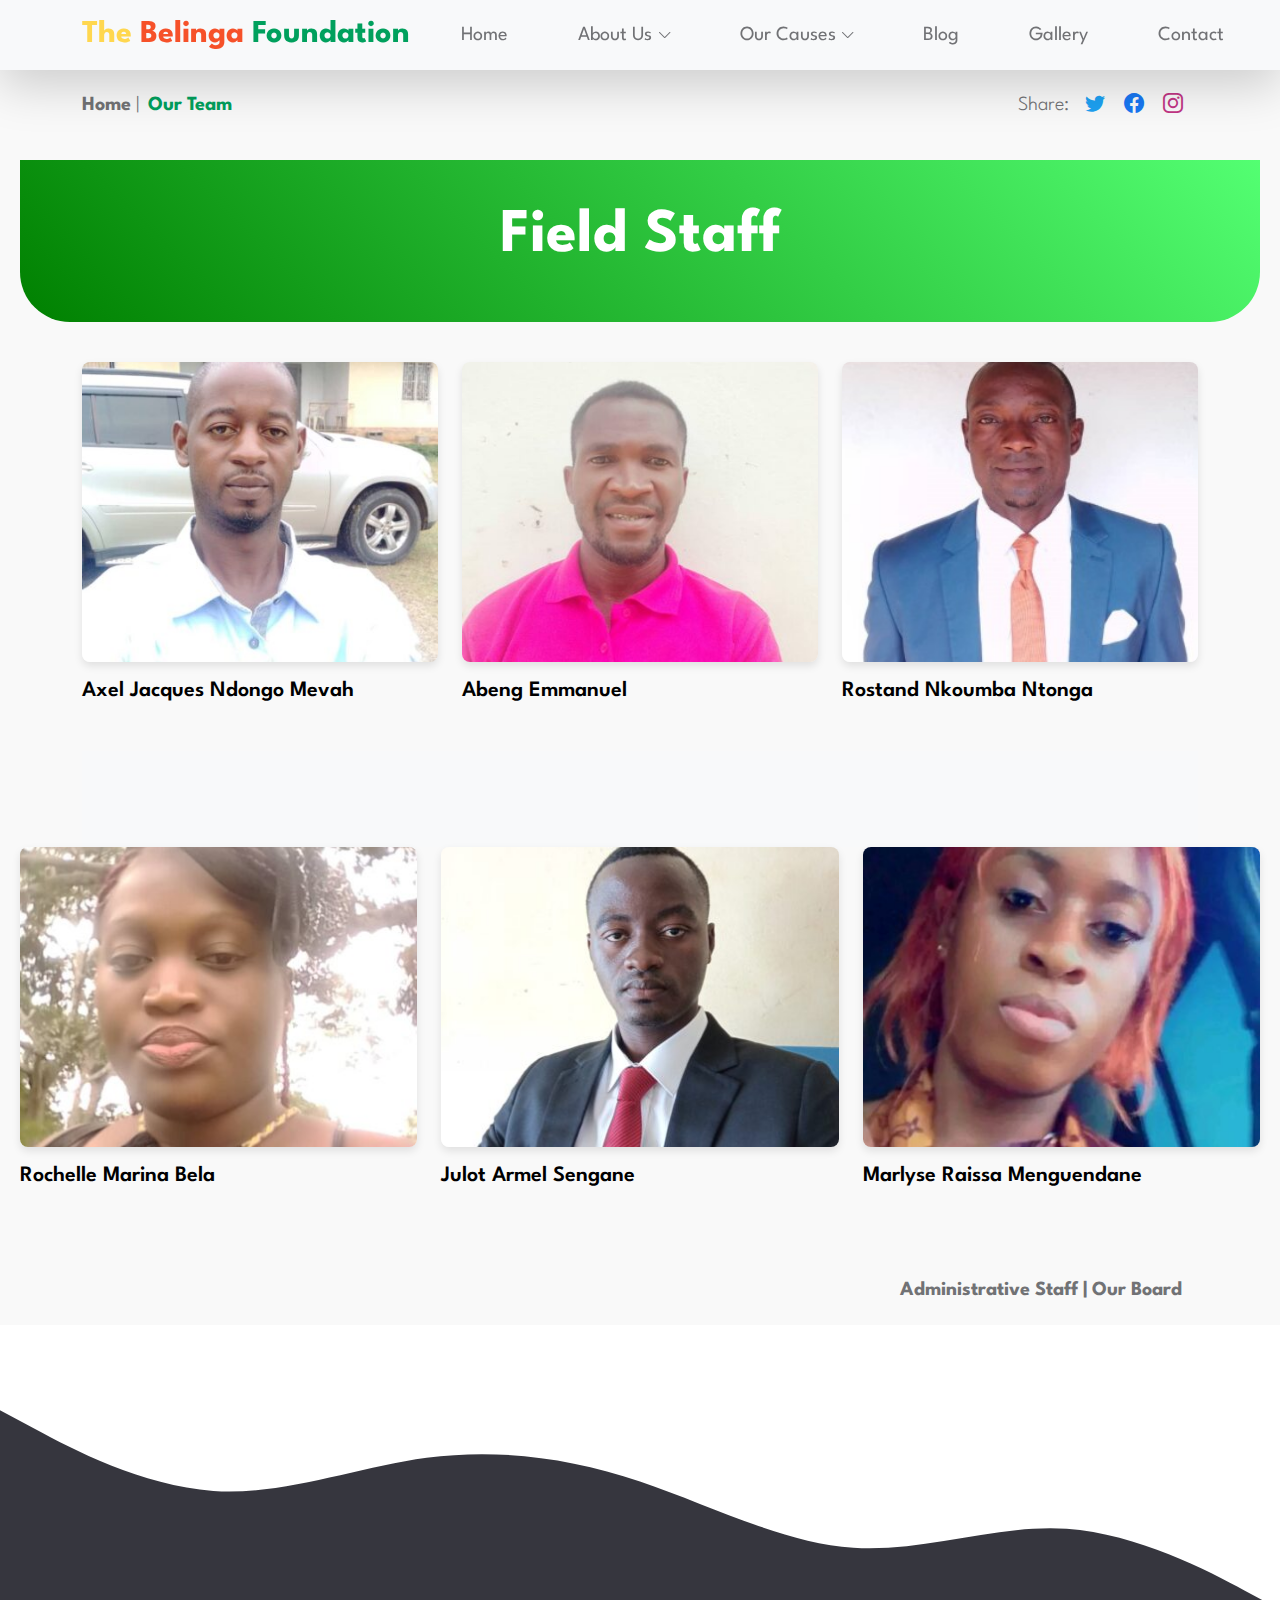
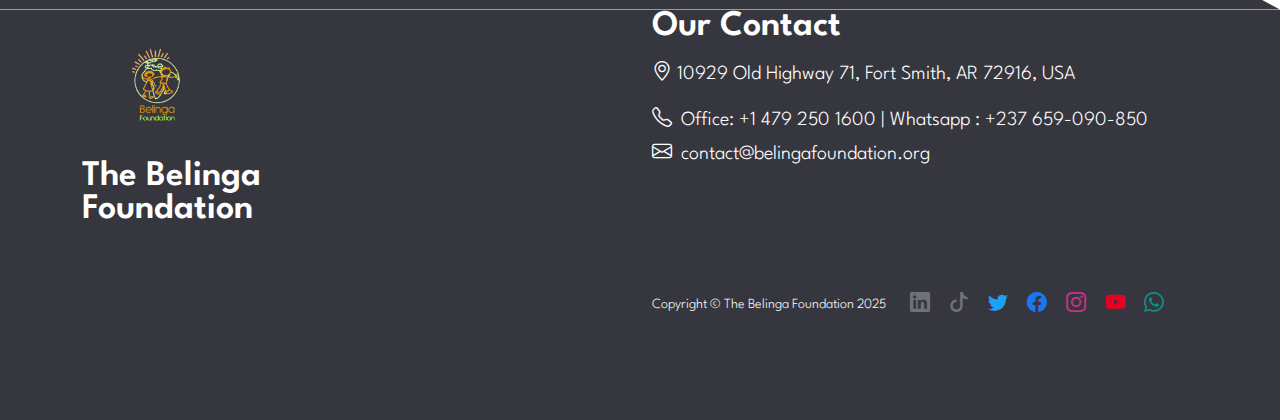
<file: team_3.html>
<!DOCTYPE html>
<html lang="en">
  <head>
    <meta charset="utf-8" />
    <meta name="viewport" content="width=device-width, initial-scale=1" />

    <meta name="description" content="" />
    <meta name="author" content="Tooplate" />

    <title>Our Team | The Belinga Foundation</title>

    <!-- CSS FILES -->
    <link rel="preconnect" href="https://fonts.googleapis.com" />

    <link rel="preconnect" href="https://fonts.gstatic.com" crossorigin />

    <link
      href="https://fonts.googleapis.com/css2?family=League+Spartan:wght@100;300;400;600;700&display=swap"
      rel="stylesheet"
    />

    <link href="css/bootstrap.min.css" rel="stylesheet" />

    <link href="css/bootstrap-icons.css" rel="stylesheet" />

    <link href="css/owl.carousel.min.css" rel="stylesheet" />

    <link href="css/style.css" rel="stylesheet" />
    <link rel="icon" type="image/x-icon" href="images/logo/favicon.jpg" />
  </head>

  <body class="shop-detail-page">
    <nav class="navbar navbar-expand-lg bg-light fixed-top shadow-lg">
      <div class="container">
        <a class="navbar-brand" href="index.html"
          >The <span class="tooplate-red">Belinga</span
          ><span class="tooplate-green"> Foundation</span></a
        >

        <button
          class="navbar-toggler"
          type="button"
          data-bs-toggle="collapse"
          data-bs-target="#navbarNav"
          aria-controls="navbarNav"
          aria-expanded="false"
          aria-label="Toggle navigation"
        >
          <span class="navbar-toggler-icon"></span>
        </button>

        <div class="collapse navbar-collapse" id="navbarNav">
          <ul class="navbar-nav ms-auto">
            <li class="nav-item">
              <a class="nav-link click-scroll" href="index.html#section_1"
                >Home</a
              >
            </li>

            <li class="nav-item dropdown">
              <a
                class="nav-link dropdown-toggle click-scroll"
                href="index.html#section_2"
                id="navbarLightDropdownMenuLink"
                role="button"
                data-bs-toggle="dropdown"
                aria-expanded="false"
                >About Us</a
              >

              <ul
                class="dropdown-menu dropdown-menu-light"
                aria-labelledby="navbarLightDropdownMenuLink"
              >
                <li>
                  <a class="dropdown-item" href="about.html"
                    >Who We Are</a
                  >
                </li>

                <li>
                  <a class="dropdown-item  active" href="team.html"
                    >Our Team</a
                  >
                </li>
              </ul>
            </li>

            <li class="nav-item dropdown">
              <a
                class="nav-link dropdown-toggle click-scroll"
                href="index.html#section_3"
                id="navbarLightDropdownMenuLink"
                role="button"
                data-bs-toggle="dropdown"
                aria-expanded="false"
                >Our Causes</a
              >

              <ul
                class="dropdown-menu dropdown-menu-light"
                aria-labelledby="navbarLightDropdownMenuLink"
              >
                <li>
                  <a class="dropdown-item" href="causes.html"
                    >Causes</a
                  >
                </li>

                <li>
                  <a class="dropdown-item" href="campaign.html"
                    >Campaign</a
                  >
                </li>
              </ul>
            </li>
            
            <li class="nav-item">
              <a class="nav-link click-scroll" href="blog.html"
                >Blog</a
              >
            </li>

            <li class="nav-item">
              <a class="nav-link click-scroll" href="gallery.html"
                >Gallery</a
              >
            </li>

            <li class="nav-item">
              <a class="nav-link click-scroll" href="index.html#section_5"
                >Contact</a
              >
            </li>
          </ul>
        </div>
      </div>
    </nav>

    <main>
  
      <section class="shop-detail-bar section-bg">
        <div class="container">
          <div class="row">
            <div class="col-lg-7 col-md-8 col-12 d-flex">
              <p class="shop-detail-bar-wrap d-flex flex-wrap mb-0">
                <span class="me-2"><strong><a href="index.html">Home</a></strong> | </span>

                <strong class="shop-condition-text">Our Team</strong>
              </p>
            </div>

            <div
              class="col-lg-5 col-md-4 col-12 social-share d-flex align-items-center ms-lg-auto mt-3 mt-lg-0 mt-md-0"
            >
              <p class="mb-0 me-3 ms-lg-auto ms-md-auto">Share:</p>
              <ul class="social-icon">
                <li class="social-icon-item">
                  <a
                    href="https://x.com/BelFondNation"
                    class="social-icon-link social-icon-twitter bi-twitter" target="_blank"
                  ></a>
                </li>

                <li class="social-icon-item">
                  <a
                    href="https://web.facebook.com/TheBelingaFoundation"
                    class="social-icon-link social-icon-facebook bi-facebook" target="_blank"
                  ></a>
                </li>

                <li class="social-icon-item">
                  <a
                    href="https://www.instagram.com/thebelingafoundation2021/"
                    class="social-icon-link social-icon-instagram bi-instagram" target="_blank"
                  ></a>
                </li>
              </ul>
              
            </div>
          </div>
        </div>
      </section>
 
  <section class="shop-detail-bar section-bg">
  <div class="gallery-title text-center">
      <h1>Field Staff</h1>
  </div>
  
  <div class="container">
      <div class="row">
  
          <div class="col-lg-4 col-md-6 gallery-item">
              <img src="images/team/fld.jpg" alt="hods the belinga fondation" class="img-fluid">
              <p><h6>Axel Jacques Ndongo Mevah</h6></p>
          </div>
  
          <div class="col-lg-4 col-md-6 gallery-item">
              <img src="images/team/fld1.jpg" alt="hods the belinga fondation" class="img-fluid">
              <p><h6>Abeng Emmanuel</h6></p>
          </div>
  
          <div class="col-lg-4 col-md-6 gallery-item">
              <img src="images/team/hod7.jpg" alt="hods the belinga fondation" class="img-fluid">
              <p><h6>Rostand Nkoumba Ntonga</h6></p>
          </div>
        </div>
  </div>

  <div class="container">
    <div class="d-md-flex cta-20101 align-self-center bg-light p-5">
    <div align-self-center;></div>
  </div>
</div>

  <div class="row">
  
    <div class="col-lg-4 col-md-6 gallery-item">
        <img src="images/team/fld2.jpg" alt="hods the belinga fondation" class="img-fluid">
        <p><h6>Rochelle Marina Bela</h6></p>
    </div>

    <div class="col-lg-4 col-md-6 gallery-item">
        <img src="images/team/fld3.jpg" alt="hods the belinga fondation" class="img-fluid">
        <p><h6>Julot Armel Sengane</h6></p>
    </div>

    <div class="col-lg-4 col-md-6 gallery-item">
        <img src="images/team/fld4.jpg" alt="hods the belinga fondation" class="img-fluid">
        <p><h6>Marlyse Raissa Menguendane</h6></p>
    </div>
</div>
</div>

</section>
</main>

<section class="shop-detail-bar section-bg">
  <div class="container">
    <div class="row">
      <div class="col-lg-7 col-md-8 col-12 d-flex">

      </div>

      <div class="col-lg-5 col-md-4 col-12 social-share d-flex align-items-center ms-lg-auto mt-3 mt-lg-0 mt-md-0">
        <p class="mb-0 me-3 ms-lg-auto ms-md-auto"><strong><a href="team_2.html">Administrative Staff</a> | <a href="team.html"> Our Board</a></strong></p>
        
        
      </div>
    </div>
  </div>
</section>

      <svg xmlns="http://www.w3.org/2000/svg" viewBox="0 0 1440 320">
        <path
          fill="#36363e"
          fill-opacity="1"
          d="M0,96L40,117.3C80,139,160,181,240,186.7C320,192,400,160,480,149.3C560,139,640,149,720,176C800,203,880,245,960,250.7C1040,256,1120,224,1200,229.3C1280,235,1360,277,1400,298.7L1440,320L1440,320L1400,320C1360,320,1280,320,1200,320C1120,320,1040,320,960,320C880,320,800,320,720,320C640,320,560,320,480,320C400,320,320,320,240,320C160,320,80,320,40,320L0,320Z"
        ></path>
      </svg>
    </main>

    <footer class="site-footer section-padding">
      <div class="container">
        <div class="row">
          <div class="col-lg-3 col-md-5 col-12 mb-3">
            <a href="index.html">
              <img src="images/logo/bf-logo.png" width="150" height="150" alt="Belinga Foundation's Logo"/>
            </a>
            <h3>
              <a href="index.html" class="custom-link mb-1">The Belinga Foundation</a>
            </h3>
          </div>

          <div class="col-lg-6 col-md-7 col-12 ms-lg-auto mb-3">
            <h3 class="text-white mb-3">Our Contact</h3>

            <p class="text-white mt-2">
              <i class="bi-geo-alt"></i>
              10929 Old Highway 71, Fort Smith, AR 72916, USA
            <p class="text-white mb-1">
              <i class="bi-telephone me-1"></i>          
              <a href="tel: +1 479 250 1600" class="text-white"> Office: +1 479 250 1600 | Whatsapp : +237 659-090-850 </a>
            </p>
            <p class="text-white mb-1">  
              <i class="bi-envelope me-1"></i>
              <a href="mailto:info@company.com" class="text-white">
                contact@belingafoundation.org</a>
            </p>
            </p>
          </div>        
          <div
            class="col-lg-6 col-md-7 copyright-text-wrap col-12 d-flex flex-wrap align-items-center mt-4 ms-auto"
          >
            <p class="copyright-text mb-0 me-4">
              Copyright © The Belinga Foundation 2025
            </p>

            <ul class="social-icon">
              <li class="social-icon-item">
                <a
                  href="https://www.linkedin.com/in/the-belinga-foundation-81a653223/"
                  class="social-icon-link social-icon-linkedin bi-linkedin" target="_blank"
                ></a>
              </li>
              <li class="social-icon-item" >
                <a
                  href="https://www.tiktok.com/@belfond2018"
                  class="social-icon-link social-icon-tiktok bi-tiktok" target="_blank"
                ></a>
              </li>
              <li class="social-icon-item">
                <a
                  href="https://x.com/BelFondNation"
                  class="social-icon-link social-icon-twitter bi-twitter" target="_blank"
                ></a>
              </li>

              <li class="social-icon-item">
                <a
                  href="https://web.facebook.com/TheBelingaFoundation"
                  class="social-icon-link social-icon-facebook bi-facebook" target="_blank"
                ></a>
              </li>

              <li class="social-icon-item">
                <a
                  href="https://www.instagram.com/thebelingafoundation2021/"
                  class="social-icon-link social-icon-instagram bi-instagram" target="_blank"
                ></a>
              </li>

              <li class="social-icon-item">
                <a
                  href="https://www.youtube.com/@belingafoundation"
                  class="social-icon-link social-icon-pinterest bi-youtube" target="_blank"
                ></a>
              </li>

              <li class="social-icon-item">
                <a
                  href="https://api.whatsapp.com/send/?phone=%2B237659090850&text&type=phone_number&app_absent=0&wame_ctl=1"
                  class="social-icon-link social-icon-whatsapp bi-whatsapp" target="_blank"
                ></a>
              </li>
            </ul>
          </div>
        </div>
      </div>
    </footer>

    <!-- JAVASCRIPT FILES -->
    <script src="js/jquery.min.js"></script>
    <script src="js/bootstrap.min.js"></script>
    <script src="js/click-scroll.js"></script>
    <script src="js/jquery.backstretch.min.js"></script>
    <script src="js/owl.carousel.min.js"></script>
    <script src="js/custom.js"></script>
  </body>
</html>
</file>
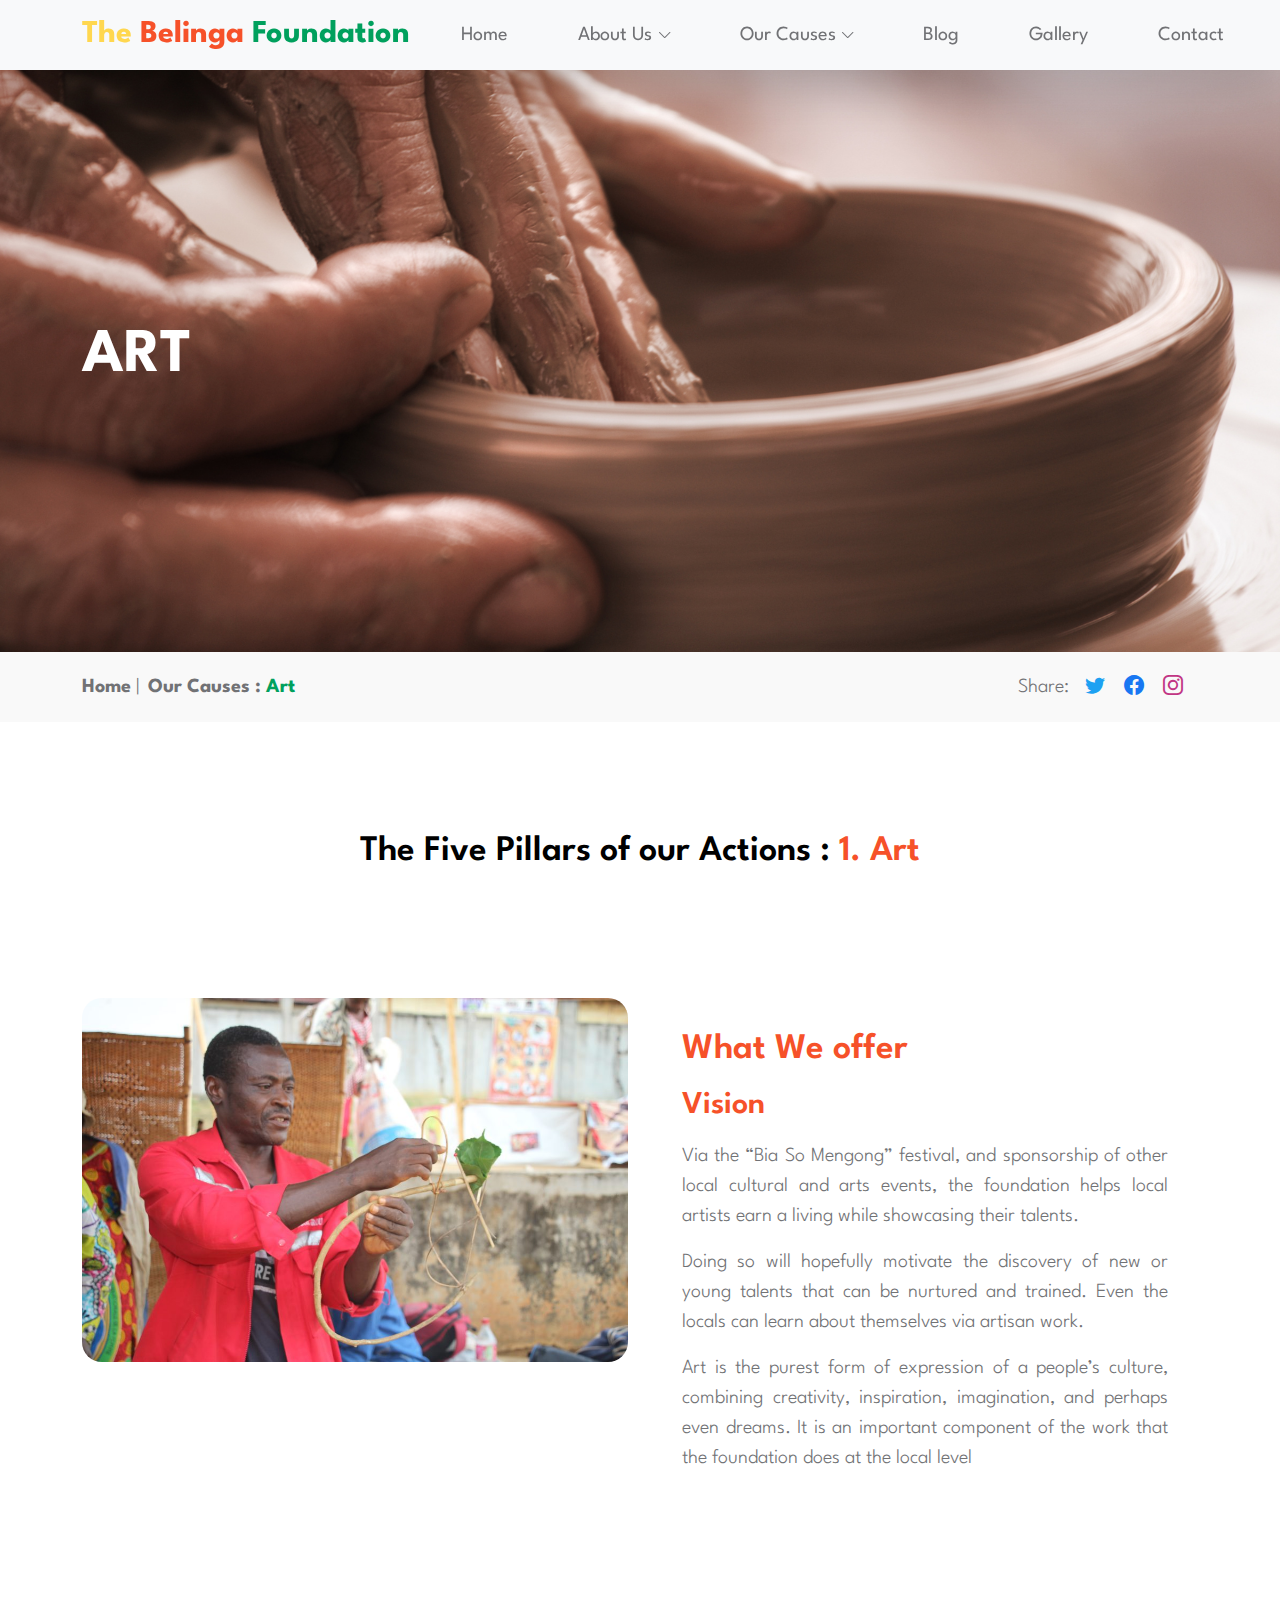
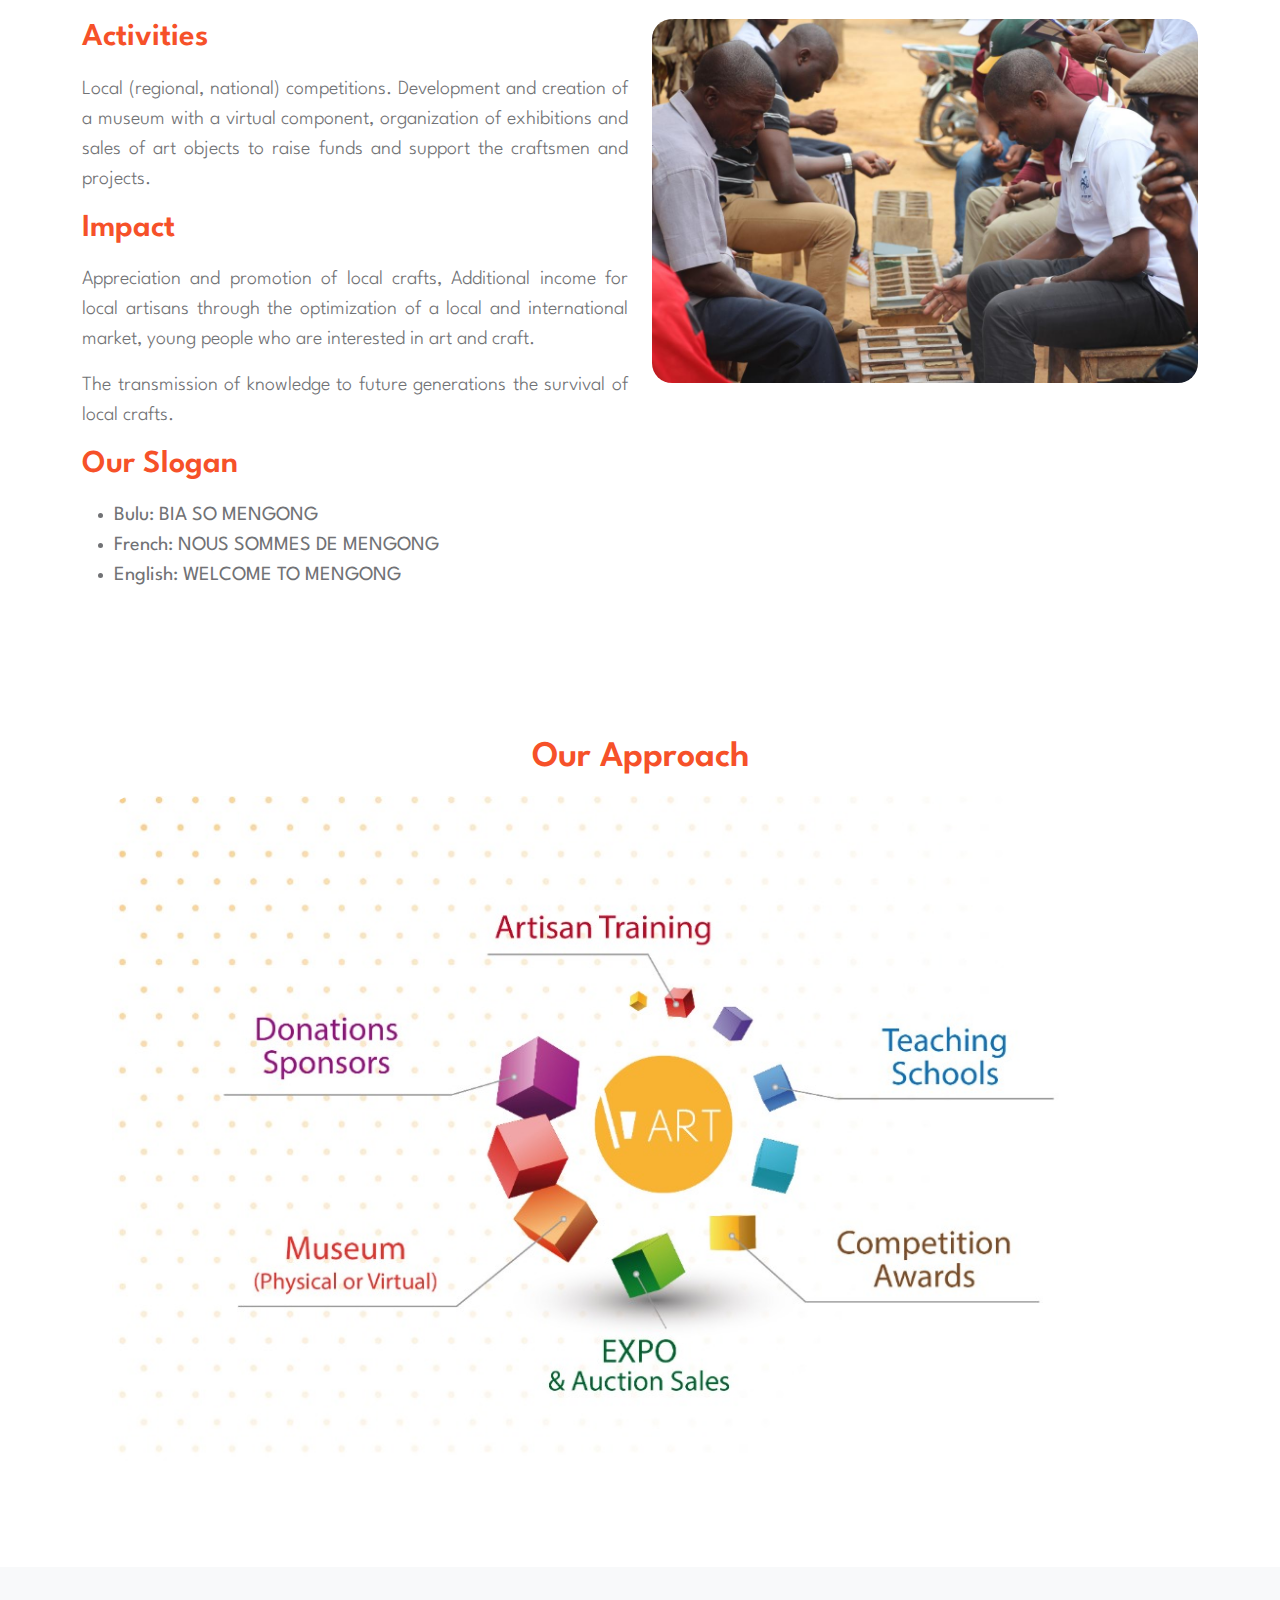
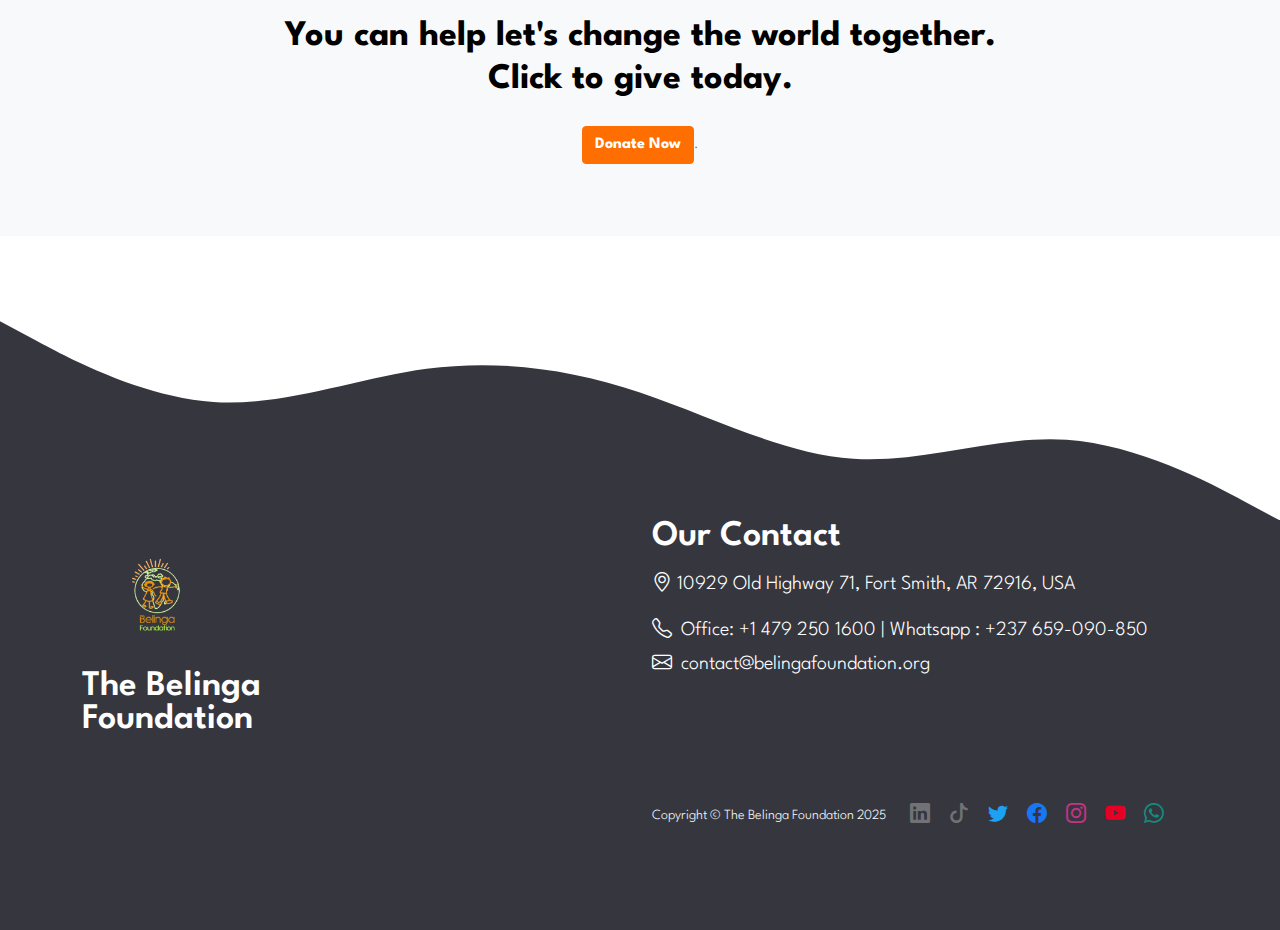
<file: 5 pillars/art.html>
<!DOCTYPE html>
<html lang="en">
  <head>
    <meta charset="utf-8" />
    <meta name="viewport" content="width=device-width, initial-scale=1" />

    <meta name="description" content="" />
    <meta name="author" content="Tooplate" />

    <title>Our Causes : Art | The Belinga Foundation</title>

    <!-- CSS FILES -->
    <link rel="preconnect" href="https://fonts.googleapis.com" />

    <link rel="preconnect" href="https://fonts.gstatic.com" crossorigin />

    <link
      href="https://fonts.googleapis.com/css2?family=League+Spartan:wght@100;300;400;600;700&display=swap"
      rel="stylesheet"
    />

    <link href="../css/bootstrap.min.css" rel="stylesheet" />

    <link href="../css/bootstrap-icons.css" rel="stylesheet" />

    <link href="../css/owl.carousel.min.css" rel="stylesheet" />

    <link href="../css/style.css" rel="stylesheet" />
    <link rel="icon" type="image/x-icon" href="../images/logo/favicon.jpg" />
  </head>

  <body class="shop-detail-page">
    <nav class="navbar navbar-expand-lg bg-light fixed-top shadow-lg">
      <div class="container">
        <a class="navbar-brand" href="../index.html"
          >The <span class="tooplate-red">Belinga</span
          ><span class="tooplate-green"> Foundation</span></a
        >

        <button
          class="navbar-toggler"
          type="button"
          data-bs-toggle="collapse"
          data-bs-target="#navbarNav"
          aria-controls="navbarNav"
          aria-expanded="false"
          aria-label="Toggle navigation"
        >
          <span class="navbar-toggler-icon"></span>
        </button>

        <div class="collapse navbar-collapse" id="navbarNav">
          <ul class="navbar-nav ms-auto">
            <li class="nav-item">
              <a class="nav-link click-scroll" href="../index.html#section_1"
                >Home</a
              >
            </li>

            <li class="nav-item dropdown">
              <a
                class="nav-link dropdown-toggle click-scroll"
                href="../index.html#section_2"
                id="navbarLightDropdownMenuLink"
                role="button"
                data-bs-toggle="dropdown"
                aria-expanded="false"
                >About Us</a
              >

              <ul
                class="dropdown-menu dropdown-menu-light"
                aria-labelledby="navbarLightDropdownMenuLink"
              >
                <li>
                  <a class="dropdown-item" href="../about.html"
                    >Who We Are</a
                  >
                </li>

                <li>
                  <a class="dropdown-item" href="../team.html"
                    >Our Team</a
                  >
                </li>
              </ul>
            </li>

            <li class="nav-item dropdown">
              <a
                class="nav-link dropdown-toggle click-scroll"
                href="../index.html#section_3"
                id="navbarLightDropdownMenuLink"
                role="button"
                data-bs-toggle="dropdown"
                aria-expanded="false"
                >Our Causes</a
              >

              <ul
                class="dropdown-menu dropdown-menu-light"
                aria-labelledby="navbarLightDropdownMenuLink"
              >
                <li>
                  <a class="dropdown-item active" href="../causes.html"
                    >Causes</a
                  >
                </li>

                <li>
                  <a class="dropdown-item" href="../campaign.html"
                    >Campaign</a
                  >
                </li>
              </ul>
            </li>
            
            <li class="nav-item">
              <a class="nav-link click-scroll" href="../blog.html"
                >Blog</a
              >
            </li>

            <li class="nav-item">
              <a class="nav-link click-scroll" href="../gallery.html"
                >Gallery</a
              >
            </li>

            <li class="nav-item">
              <a class="nav-link click-scroll" href="../index.html#section_5"
                >Contact</a
              >
            </li>
          </ul>
        </div>
      </div>
    </nav>

    <main>
      <header
        class="site-header-art d-flex justify-content-center align-items-center"
      >
        <div class="container">
          <div class="row">
            <div class="col-lg-12 col-12">
              <h1 class="text-white">ART</h1>
            </div>
          </div>
        </div>
      </header>

      <section class="shop-detail-bar section-bg">
        <div class="container">
          <div class="row">
            <div class="col-lg-7 col-md-8 col-12 d-flex">
              <p class="shop-detail-bar-wrap d-flex flex-wrap mb-0">
                <span class="me-2"><strong><a href="../index.html">Home</a></strong> | </span>
                <strong class="shop-condition-text"><a href="../causes.html">Our Causes : </a> Art</strong>
              </p>
            </div>

            <div
              class="col-lg-5 col-md-4 col-12 social-share d-flex align-items-center ms-lg-auto mt-3 mt-lg-0 mt-md-0"
            >
              <p class="mb-0 me-3 ms-lg-auto ms-md-auto">Share:</p>
              <ul class="social-icon">
                <li class="social-icon-item">
                  <a
                    href="https://x.com/BelFondNation"
                    class="social-icon-link social-icon-twitter bi-twitter" target="_blank"
                  ></a>
                </li>

                <li class="social-icon-item">
                  <a
                    href="https://web.facebook.com/TheBelingaFoundation"
                    class="social-icon-link social-icon-facebook bi-facebook" target="_blank"
                  ></a>
                </li>

                <li class="social-icon-item">
                  <a
                    href="https://www.instagram.com/thebelingafoundation2021/"
                    class="social-icon-link social-icon-instagram bi-instagram" target="_blank"
                  ></a>
                </li>
              </ul>
              
            </div>
          </div>
        </div>
      </section>


      <section class="shop-section section-padding" id="section_3">
        <div class="container">
          <div class="row">
            <div class="col-lg-12 col-12">
               <h3 class="mt-2 mb-4 text-center">
               The Five Pillars of our Actions :  <span class="tooplate-red">1. Art </span>
              </h3>
            </div>
          </div>
        </div>
      </section>


      <section class="shop-detail-section">
        <div class="container">
            <div class="row">

                <div class="col-lg-6 col-12">
                    <div class="shop-image-wrap">
                      <img src="../images/5 pillars/art_3.jpg" class="shop-image img-fluid" alt="culture">
                    </div>
                </div>

                <div class="col-lg-6 col-12 m-auto">
                    <div class="custom-block shop-detail-custom-block">
                      <h3 class="mb-3 tooplate-red">What We offer</h3>
                      <h4 class="mb-3 tooplate-red">Vision</h4>
                      <p>Via the “Bia So Mengong” festival, and sponsorship of other local cultural and arts events, 
                        the foundation helps local artists earn a living while showcasing their talents.</p>
                      <p>Doing so will hopefully motivate the discovery of new or young talents that can be nurtured and trained.
                       Even the locals can learn about themselves via artisan work.</p>
                      <p>Art is the purest form of expression of a people’s culture, combining creativity, inspiration, 
                        imagination, and perhaps even dreams. It is an important component of the work that the foundation does at the local level</p>
                  </div>
                </div>
                </div>
                </div>
                </div>
                </div>
                </section>
         <section class="shop-detail-section section-padding">
                  <div class="container">
                      <div class="row">
                        <div class="col-lg-6 col-12 m-auto">
                          <h4 class="mb-3 tooplate-red">Activities</h4>
                          <p>Local (regional, national) competitions.
                            Development and creation of a museum with a virtual component, 
                            organization of exhibitions and sales of art objects to raise funds and support the craftsmen and projects.
                          </p>
                                                                          
                        <h4 class="mb-3 tooplate-red">Impact</h4>
                        <p>Appreciation and promotion of local crafts, Additional income for local artisans through the optimization of a local
                        and international market, young people who are interested in art and craft.</p>
                        <p>The transmission of knowledge to future generations the survival of local crafts.</p>

                        <h4 class="mb-3 tooplate-red">Our Slogan</h4>
                        <p>
                          <ul>
                            <li>Bulu: BIA SO MENGONG</li>
                            <li>French: NOUS SOMMES DE MENGONG</li>
                            <li>English: WELCOME TO MENGONG</li>
                          </ul>
                        </p>
                          </div>
        
                          <div class="col-lg-6 col-12">
                              <div class="shop-image-wrap">
                                  <img src="../images/5 pillars/art_2.png" class="shop-image img-fluid" alt="culture">
                              </div>
                          </div>
        
                      </div>
                  </div>
              </section>
              
                <section class="shop-detail-section">
                  <div class="container">
                      <div class="row">
          
                          <div class="col-lg-12 col-12 m-auto">
                              <div class="custom-block shop-detail-custom-block">
                                  <h3 class="mb-3 tooplate-red text-center">Our Approach</h3>
                                  <div class="shop-image-wrap">
                                    <p class="mt-3 text-muted small text-center mb-4">
                                    <img src="../images/5 pillars/art_1.png" class="shop-image img-fluid" alt="art">
                                    </p>
                                </div> 
                              </div>
                          </div>
                        </div>
                      </div>
                </section>

    </main>
       
    <section class="newsletter-cta py-5 bg-light">
      <div class="container">
          <div class="row justify-content-center">
              <div class="col-lg-8 text-center">
                  <h3 class="mb-4 fw-bold">You can help let's change the world together.<br />Click to give today.</h3>          
                  <p class="mt-3 text-muted small text-center mb-4"><a href="../donate.html" class="btn btn-primary"><strong>Donate Now</strong></a>.</p>
              </div>
          </div>
      </div>
  </section>
    
    <svg xmlns="http://www.w3.org/2000/svg" viewBox="0 0 1440 320">
      <path
        fill="#36363e"
        fill-opacity="1"
        d="M0,96L40,117.3C80,139,160,181,240,186.7C320,192,400,160,480,149.3C560,139,640,149,720,176C800,203,880,245,960,250.7C1040,256,1120,224,1200,229.3C1280,235,1360,277,1400,298.7L1440,320L1440,320L1400,320C1360,320,1280,320,1200,320C1120,320,1040,320,960,320C880,320,800,320,720,320C640,320,560,320,480,320C400,320,320,320,240,320C160,320,80,320,40,320L0,320Z"
      ></path>
    </svg>

    <footer class="site-footer section-padding">
      <div class="container">
        <div class="row">
          <div class="col-lg-3 col-md-5 col-12 mb-3">
            <a href="../index.html">
              <img src="../images/logo/bf-logo.png" width="150" height="150" alt="Belinga Foundation's Logo"/>
            </a>
            <h3>
              <a href="../index.html" class="custom-link mb-1">The Belinga Foundation</a>
            </h3>
          </div>

          <div class="col-lg-6 col-md-7 col-12 ms-lg-auto mb-3">
            <h3 class="text-white mb-3">Our Contact</h3>

            <p class="text-white mt-2">
              <i class="bi-geo-alt"></i>
              10929 Old Highway 71, Fort Smith, AR 72916, USA
            <p class="text-white mb-1">
              <i class="bi-telephone me-1"></i>          
              <a href="tel: +1 479 250 1600" class="text-white"> Office: +1 479 250 1600 | Whatsapp : +237 659-090-850 </a>
            </p>
            <p class="text-white mb-1">  
              <i class="bi-envelope me-1"></i>
              <a href="mailto:info@company.com" class="text-white">
                contact@belingafoundation.org</a>
            </p>
            </p>
          </div>        
          <div
            class="col-lg-6 col-md-7 copyright-text-wrap col-12 d-flex flex-wrap align-items-center mt-4 ms-auto"
          >
            <p class="copyright-text mb-0 me-4">
              Copyright © The Belinga Foundation 2025
            </p>

            <ul class="social-icon">
              <li class="social-icon-item">
                <a
                  href="https://www.linkedin.com/in/the-belinga-foundation-81a653223/"
                  class="social-icon-link social-icon-linkedin bi-linkedin" target="_blank"
                ></a>
              </li>
              <li class="social-icon-item" >
                <a
                  href="https://www.tiktok.com/@belfond2018"
                  class="social-icon-link social-icon-tiktok bi-tiktok" target="_blank"
                ></a>
              </li>
              <li class="social-icon-item">
                <a
                  href="https://x.com/BelFondNation"
                  class="social-icon-link social-icon-twitter bi-twitter" target="_blank"
                ></a>
              </li>

              <li class="social-icon-item">
                <a
                  href="https://web.facebook.com/TheBelingaFoundation"
                  class="social-icon-link social-icon-facebook bi-facebook" target="_blank"
                ></a>
              </li>

              <li class="social-icon-item">
                <a
                  href="https://www.instagram.com/thebelingafoundation2021/"
                  class="social-icon-link social-icon-instagram bi-instagram" target="_blank"
                ></a>
              </li>

              <li class="social-icon-item">
                <a
                  href="https://www.youtube.com/@belingafoundation"
                  class="social-icon-link social-icon-pinterest bi-youtube" target="_blank"
                ></a>
              </li>

              <li class="social-icon-item">
                <a
                  href="https://api.whatsapp.com/send/?phone=%2B237659090850&text&type=phone_number&app_absent=0&wame_ctl=1"
                  class="social-icon-link social-icon-whatsapp bi-whatsapp" target="_blank"
                ></a>
              </li>
            </ul>
          </div>
        </div>
      </div>
    </footer>

    <!-- JAVASCRIPT FILES -->
    <script src="../js/jquery.min.js"></script>
    <script src="../js/bootstrap.min.js"></script>
    <script src="../js/click-scroll.js"></script>
    <script src="../js/jquery.backstretch.min.js"></script>
    <script src="../js/owl.carousel.min.js"></script>
    <script src="../js/custom.js"></script>
  </body>
</html>
</file>
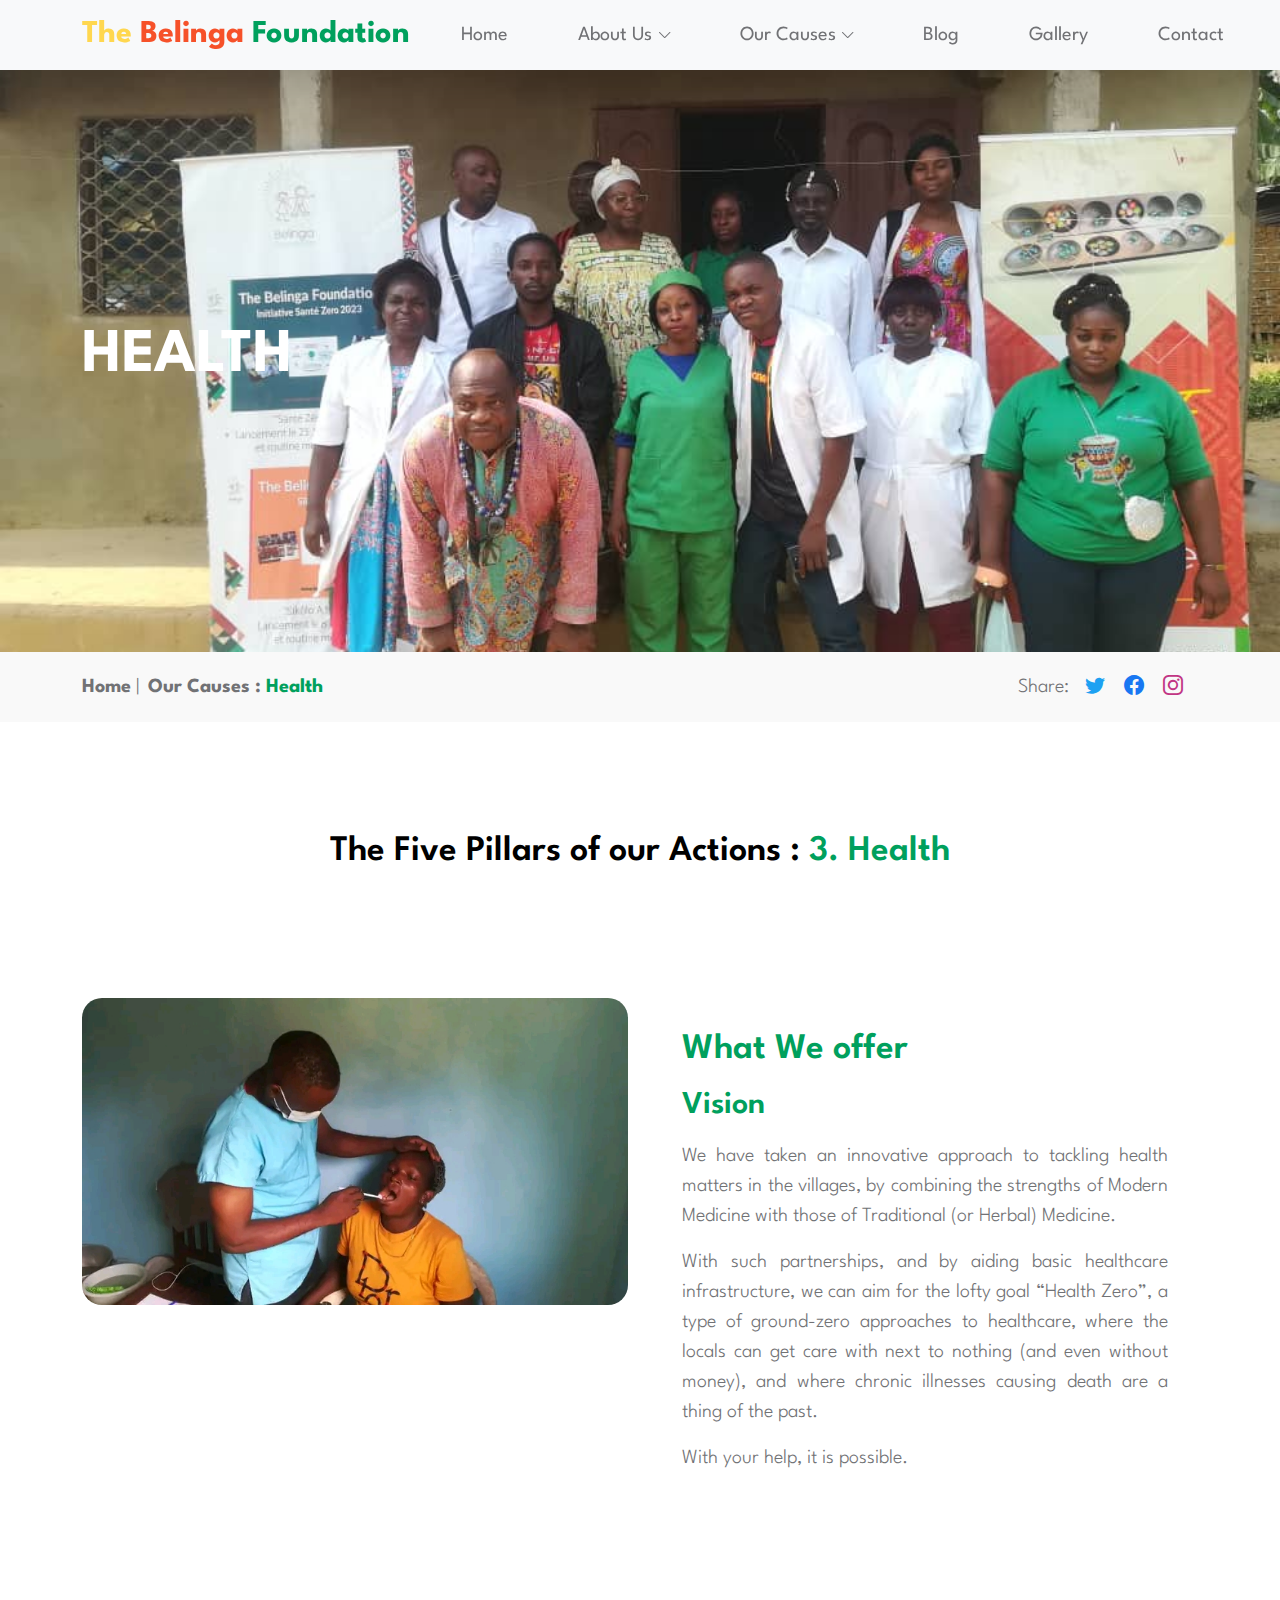
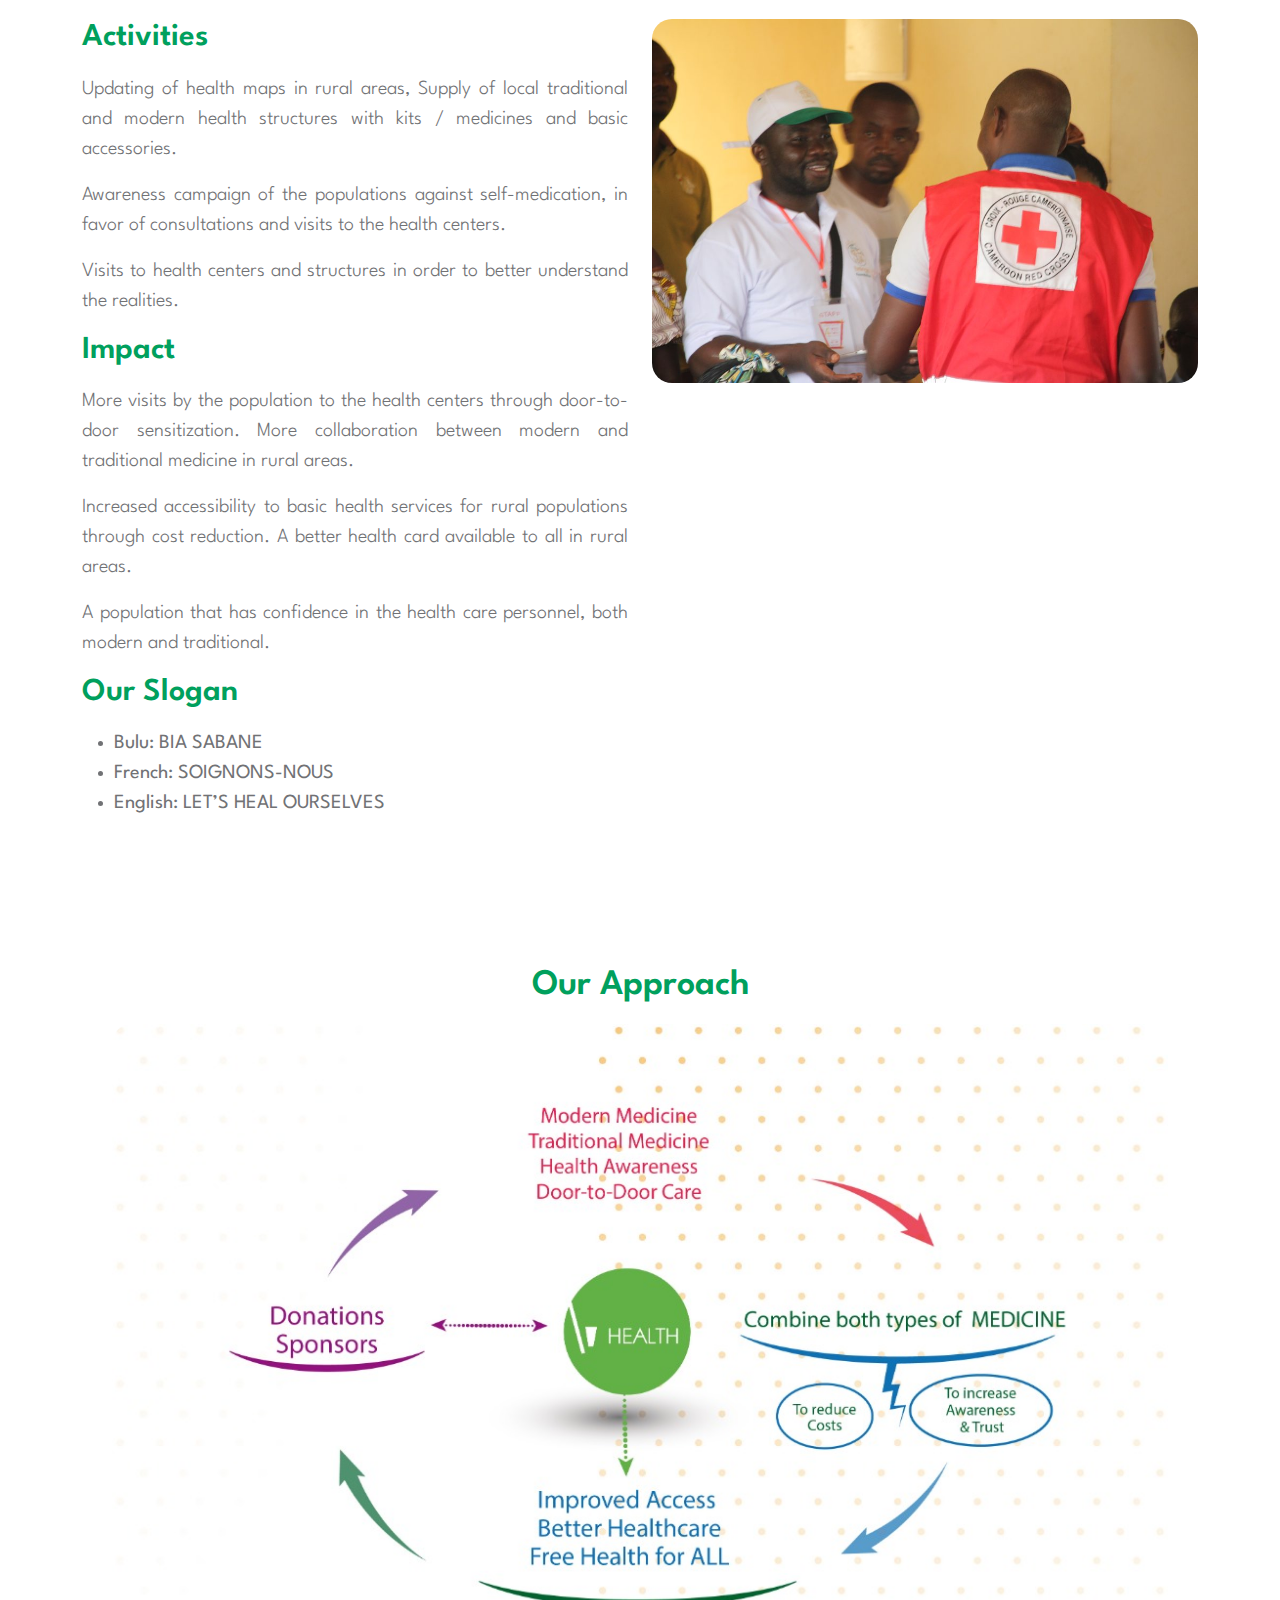
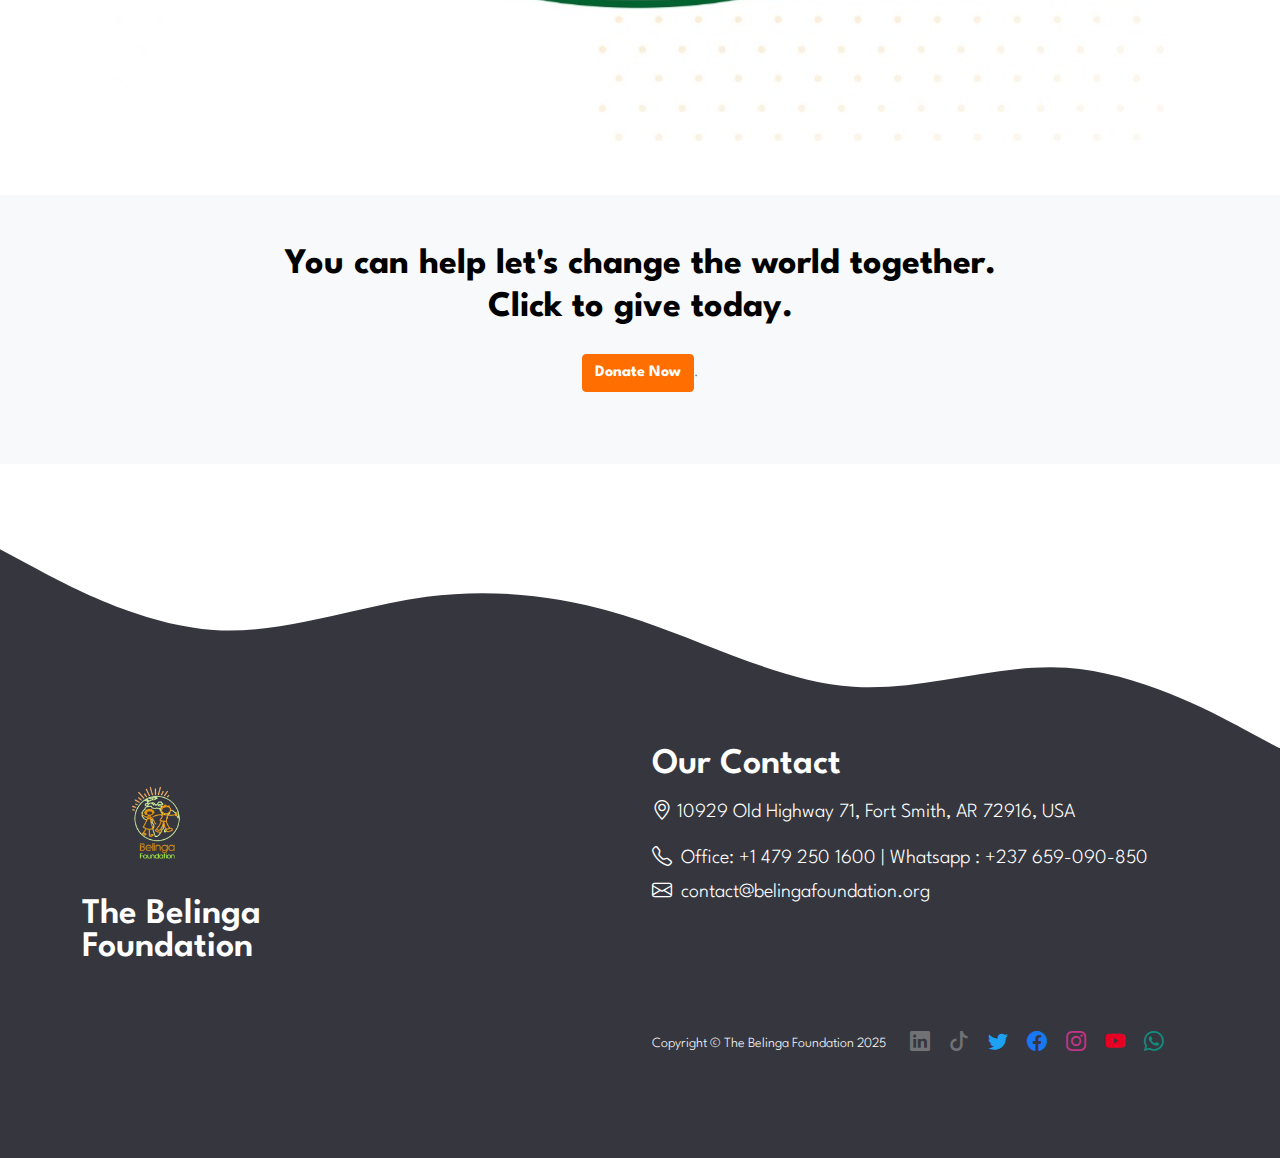
<file: 5 pillars/health.html>
<!DOCTYPE html>
<html lang="en">
  <head>
    <meta charset="utf-8" />
    <meta name="viewport" content="width=device-width, initial-scale=1" />

    <meta name="description" content="" />
    <meta name="author" content="Tooplate" />

    <title>Our Causes : Health | The Belinga Foundation</title>

    <!-- CSS FILES -->
    <link rel="preconnect" href="https://fonts.googleapis.com" />

    <link rel="preconnect" href="https://fonts.gstatic.com" crossorigin />

    <link
      href="https://fonts.googleapis.com/css2?family=League+Spartan:wght@100;300;400;600;700&display=swap"
      rel="stylesheet"
    />

    <link href="../css/bootstrap.min.css" rel="stylesheet" />

    <link href="../css/bootstrap-icons.css" rel="stylesheet" />

    <link href="../css/owl.carousel.min.css" rel="stylesheet" />

    <link href="../css/style.css" rel="stylesheet" />
    <link rel="icon" type="image/x-icon" href="../images/logo/favicon.jpg" />
  </head>

  <body class="shop-detail-page">
    <nav class="navbar navbar-expand-lg bg-light fixed-top shadow-lg">
      <div class="container">
        <a class="navbar-brand" href="../index.html"
          >The <span class="tooplate-red">Belinga</span
          ><span class="tooplate-green"> Foundation</span></a
        >

        <button
          class="navbar-toggler"
          type="button"
          data-bs-toggle="collapse"
          data-bs-target="#navbarNav"
          aria-controls="navbarNav"
          aria-expanded="false"
          aria-label="Toggle navigation"
        >
          <span class="navbar-toggler-icon"></span>
        </button>

        <div class="collapse navbar-collapse" id="navbarNav">
          <ul class="navbar-nav ms-auto">
            <li class="nav-item">
              <a class="nav-link click-scroll" href="../index.html#section_1"
                >Home</a
              >
            </li>

            <li class="nav-item dropdown">
              <a
                class="nav-link dropdown-toggle click-scroll"
                href="../index.html#section_2"
                id="navbarLightDropdownMenuLink"
                role="button"
                data-bs-toggle="dropdown"
                aria-expanded="false"
                >About Us</a
              >

              <ul
                class="dropdown-menu dropdown-menu-light"
                aria-labelledby="navbarLightDropdownMenuLink"
              >
                <li>
                  <a class="dropdown-item" href="../about.html"
                    >Who We Are</a
                  >
                </li>

                <li>
                  <a class="dropdown-item" href="../team.html"
                    >Our Team</a
                  >
                </li>
              </ul>
            </li>

            <li class="nav-item dropdown">
              <a
                class="nav-link dropdown-toggle click-scroll"
                href="../index.html#section_3"
                id="navbarLightDropdownMenuLink"
                role="button"
                data-bs-toggle="dropdown"
                aria-expanded="false"
                >Our Causes</a
              >

              <ul
                class="dropdown-menu dropdown-menu-light"
                aria-labelledby="navbarLightDropdownMenuLink"
              >
                <li>
                  <a class="dropdown-item active" href="../causes.html"
                    >Causes</a
                  >
                </li>

                <li>
                  <a class="dropdown-item" href="../campaign.html"
                    >Campaign</a
                  >
                </li>
              </ul>
            </li>
            
            <li class="nav-item">
              <a class="nav-link click-scroll" href="../blog.html"
                >Blog</a
              >
            </li>

            <li class="nav-item">
              <a class="nav-link click-scroll" href="../gallery.html"
                >Gallery</a
              >
            </li>

            <li class="nav-item">
              <a class="nav-link click-scroll" href="../index.html#section_5"
                >Contact</a
              >
            </li>
          </ul>
        </div>
      </div>
    </nav>

    <main>
      <header
        class="site-header-health d-flex justify-content-center align-items-center"
      >
        <div class="container">
          <div class="row">
            <div class="col-lg-12 col-12">
              <h1 class="text-white">HEALTH</h1>
            </div>
          </div>
        </div>
      </header>

      <section class="shop-detail-bar section-bg">
        <div class="container">
          <div class="row">
            <div class="col-lg-7 col-md-8 col-12 d-flex">
              <p class="shop-detail-bar-wrap d-flex flex-wrap mb-0">
                <span class="me-2"><strong><a href="../index.html">Home</a></strong> | </span>
                <strong class="shop-condition-text"><a href="../causes.html">Our Causes : </a> Health</strong>
              </p>
            </div>

            <div
              class="col-lg-5 col-md-4 col-12 social-share d-flex align-items-center ms-lg-auto mt-3 mt-lg-0 mt-md-0"
            >
              <p class="mb-0 me-3 ms-lg-auto ms-md-auto">Share:</p>
              <ul class="social-icon">
                <li class="social-icon-item">
                  <a
                    href="https://x.com/BelFondNation"
                    class="social-icon-link social-icon-twitter bi-twitter" target="_blank"
                  ></a>
                </li>

                <li class="social-icon-item">
                  <a
                    href="https://web.facebook.com/TheBelingaFoundation"
                    class="social-icon-link social-icon-facebook bi-facebook" target="_blank"
                  ></a>
                </li>

                <li class="social-icon-item">
                  <a
                    href="https://www.instagram.com/thebelingafoundation2021/"
                    class="social-icon-link social-icon-instagram bi-instagram" target="_blank"
                  ></a>
                </li>
              </ul>
              
            </div>
          </div>
        </div>
      </section>


      <section class="shop-section section-padding" id="section_3">
        <div class="container">
          <div class="row">
            <div class="col-lg-12 col-12">
               <h3 class="mt-2 mb-4 text-center">
               The Five Pillars of our Actions :  <span class="tooplate-green">3. Health </span>
              </h3>
            </div>
          </div>
        </div>
      </section>


      <section class="shop-detail-section">
        <div class="container">
            <div class="row">

                <div class="col-lg-6 col-12">
                    <div class="shop-image-wrap">
                      <img src="../images/5 pillars/health_2.jpg" class="shop-image img-fluid" alt="health">
                    </div>
                </div>

                <div class="col-lg-6 col-12 m-auto">
                    <div class="custom-block shop-detail-custom-block">
                      <h3 class="mb-3 tooplate-green">What We offer</h3>
                      <h4 class="mb-3 tooplate-green">Vision</h4>
                      <p>We have taken an innovative approach to tackling health matters in the villages, 
                        by combining the strengths of Modern Medicine with those of Traditional (or Herbal) Medicine.</p>

                       <p>With such partnerships, and by aiding basic healthcare infrastructure, we can aim for the lofty goal 
                        “Health Zero”, a type of ground-zero approaches to healthcare, where the locals can get care with 
                        next to nothing (and even without money), and where chronic illnesses causing death are a thing of
                        the past.</p>
                        
                        <p>With your help, it is possible.</p>          
                  </div>
                </div>
                </div>
                </div>
                </div>
                </div>
                </section>
         <section class="shop-detail-section section-padding">
                  <div class="container">
                      <div class="row">
                        <div class="col-lg-6 col-12 m-auto">
                          <h4 class="mb-3 tooplate-green">Activities</h4>
                          <p>Updating of health maps in rural areas, Supply of local traditional and modern 
                            health structures with kits / medicines and basic accessories.</p>
                          <p>Awareness campaign of the populations against self-medication, in favor of consultations and 
                            visits to the health centers.</p>
                          <p>Visits to health centers and structures in order to better understand the realities.
                          </p>
                                                                          
                        <h4 class="mb-3 tooplate-green">Impact</h4>
                        <p>More visits by the population to the health centers through door-to-door sensitization. 
                          More collaboration between modern and traditional medicine in rural areas.</p>
                        <p>Increased accessibility to basic health services for rural populations through cost reduction. A better health card 
                          available to all in rural areas.</p>
                        <p>A population that has confidence in the health care personnel, both modern and traditional.</p>
                        
                        <h4 class="mb-3 tooplate-green">Our Slogan</h4>
                        <p>
                          <ul>
                            <li>Bulu: BIA SABANE</li>
                            <li>French: SOIGNONS-NOUS</li>
                            <li>English: LET’S HEAL OURSELVES</li>
                          </ul>
                        </p>
                      </div>
        
                          <div class="col-lg-6 col-12">
                              <div class="shop-image-wrap">
                                  <img src="../images/5 pillars/health_3.jpg" class="shop-image img-fluid" alt="culture">
                              </div>
                          </div>
        
                      </div>
                  </div>
              </section>
              
                <section class="shop-detail-section">
                  <div class="container">
                      <div class="row">
          
                          <div class="col-lg-12 col-12 m-auto">
                              <div class="custom-block shop-detail-custom-block">
                                  <h3 class="mb-3 tooplate-green text-center">Our Approach</h3>
                                  <div class="shop-image-wrap">
                                    <p class="mt-3 text-muted small text-center mb-4">
                                    <img src="../images/5 pillars/health_1.png" class="shop-image img-fluid" alt="art">
                                    </p>
                                </div> 
                              </div>
                          </div>
                        </div>
                      </div>
                </section>

    </main>
       
    <section class="newsletter-cta py-5 bg-light">
      <div class="container">
          <div class="row justify-content-center">
              <div class="col-lg-8 text-center">
                  <h3 class="mb-4 fw-bold">You can help let's change the world together.<br />Click to give today.</h3>          
                  <p class="mt-3 text-muted small text-center mb-4"><a href="../donate.html" class="btn btn-primary"><strong>Donate Now</strong></a>.</p>
              </div>
          </div>
      </div>
  </section>
    
    <svg xmlns="http://www.w3.org/2000/svg" viewBox="0 0 1440 320">
      <path
        fill="#36363e"
        fill-opacity="1"
        d="M0,96L40,117.3C80,139,160,181,240,186.7C320,192,400,160,480,149.3C560,139,640,149,720,176C800,203,880,245,960,250.7C1040,256,1120,224,1200,229.3C1280,235,1360,277,1400,298.7L1440,320L1440,320L1400,320C1360,320,1280,320,1200,320C1120,320,1040,320,960,320C880,320,800,320,720,320C640,320,560,320,480,320C400,320,320,320,240,320C160,320,80,320,40,320L0,320Z"
      ></path>
    </svg>

    <footer class="site-footer section-padding">
      <div class="container">
        <div class="row">
          <div class="col-lg-3 col-md-5 col-12 mb-3">
            <a href="../index.html">
              <img src="../images/logo/bf-logo.png" width="150" height="150" alt="Belinga Foundation's Logo"/>
            </a>
            <h3>
              <a href="../index.html" class="custom-link mb-1">The Belinga Foundation</a>
            </h3>
          </div>

          <div class="col-lg-6 col-md-7 col-12 ms-lg-auto mb-3">
            <h3 class="text-white mb-3">Our Contact</h3>

            <p class="text-white mt-2">
              <i class="bi-geo-alt"></i>
              10929 Old Highway 71, Fort Smith, AR 72916, USA
            <p class="text-white mb-1">
              <i class="bi-telephone me-1"></i>          
              <a href="tel: +1 479 250 1600" class="text-white"> Office: +1 479 250 1600 | Whatsapp : +237 659-090-850 </a>
            </p>
            <p class="text-white mb-1">  
              <i class="bi-envelope me-1"></i>
              <a href="mailto:info@company.com" class="text-white">
                contact@belingafoundation.org</a>
            </p>
            </p>
          </div>        
          <div
            class="col-lg-6 col-md-7 copyright-text-wrap col-12 d-flex flex-wrap align-items-center mt-4 ms-auto"
          >
            <p class="copyright-text mb-0 me-4">
              Copyright © The Belinga Foundation 2025
            </p>

            <ul class="social-icon">
              <li class="social-icon-item">
                <a
                  href="https://www.linkedin.com/in/the-belinga-foundation-81a653223/"
                  class="social-icon-link social-icon-linkedin bi-linkedin" target="_blank"
                ></a>
              </li>
              <li class="social-icon-item" >
                <a
                  href="https://www.tiktok.com/@belfond2018"
                  class="social-icon-link social-icon-tiktok bi-tiktok" target="_blank"
                ></a>
              </li>
              <li class="social-icon-item">
                <a
                  href="https://x.com/BelFondNation"
                  class="social-icon-link social-icon-twitter bi-twitter" target="_blank"
                ></a>
              </li>

              <li class="social-icon-item">
                <a
                  href="https://web.facebook.com/TheBelingaFoundation"
                  class="social-icon-link social-icon-facebook bi-facebook" target="_blank"
                ></a>
              </li>

              <li class="social-icon-item">
                <a
                  href="https://www.instagram.com/thebelingafoundation2021/"
                  class="social-icon-link social-icon-instagram bi-instagram" target="_blank"
                ></a>
              </li>

              <li class="social-icon-item">
                <a
                  href="https://www.youtube.com/@belingafoundation"
                  class="social-icon-link social-icon-pinterest bi-youtube" target="_blank"
                ></a>
              </li>

              <li class="social-icon-item">
                <a
                  href="https://api.whatsapp.com/send/?phone=%2B237659090850&text&type=phone_number&app_absent=0&wame_ctl=1"
                  class="social-icon-link social-icon-whatsapp bi-whatsapp" target="_blank"
                ></a>
              </li>
            </ul>
          </div>
        </div>
      </div>
    </footer>

    <!-- JAVASCRIPT FILES -->
    <script src="../js/jquery.min.js"></script>
    <script src="../js/bootstrap.min.js"></script>
    <script src="../js/click-scroll.js"></script>
    <script src="../js/jquery.backstretch.min.js"></script>
    <script src="../js/owl.carousel.min.js"></script>
    <script src="../js/custom.js"></script>
  </body>
</html>
</file>
<file: css/style.css>
/*---------------------------------------
  CUSTOM PROPERTIES ( VARIABLES )             
-----------------------------------------*/
:root {
  --white-color: #ffffff;
  --primary-color: #ffd74f;
  --secondary-color: #f65129;
  --section-bg-color: #f9f9f9;
  --site-footer-bg-color: #36363e;
  --custom-btn-bg-color: #00a05d;
  --dark-color: #000000;
  --p-color: #717275;
  --border-color: #e9eaeb;

  --twitter-color: #1da1f2;
  --facebook-color: #1877f2;
  --instagram-color: #c13584;
  --pinterest-color: #e60023;
  --whatsapp-color: #128c7e;

  --body-font-family: "League Spartan", sans-serif;

  --h1-font-size: 62px;
  --h2-font-size: 48px;
  --h3-font-size: 36px;
  --h4-font-size: 32px;
  --h5-font-size: 24px;
  --h6-font-size: 22px;
  --p-font-size: 20px;
  --btn-font-size: 16px;
  --copyright-font-size: 14px;

  --border-radius-large: 100px;
  --border-radius-medium: 20px;
  --border-radius-small: 10px;

  --font-weight-thin: 100;
  --font-weight-light: 300;
  --font-weight-normal: 400;
  --font-weight-semibold: 600;
  --font-weight-bold: 700;
}

body {
  background-color: var(--white-color);
  font-family: var(--body-font-family);
  padding-top: 70px;
}

/*---------------------------------------
  TYPOGRAPHY               
-----------------------------------------*/

h2,
h3,
h4,
h5,
h6 {
  color: var(--dark-color);
}

h1,
h2,
h3,
h4,
h5,
h6 {
  font-weight: var(--font-weight-semibold);
}

h1 {
  font-size: var(--h1-font-size);
  font-weight: var(--font-weight-bold);
}

h2 {
  font-size: var(--h2-font-size);
}

h3 {
  font-size: var(--h3-font-size);
}

h4 {
  font-size: var(--h4-font-size);
}

h5 {
  font-size: var(--h5-font-size);
  line-height: normal;
}

h6 {
  font-size: var(--h6-font-size);
}

p {
  color: var(--p-color);
  font-size: var(--p-font-size);
  font-weight: var(--font-weight-light);
  text-align: justify;
  text-justify: inter-word;
}

ul li {
  color: var(--p-color);
  font-size: var(--p-font-size);
  font-weight: var(--font-weight-normal);
}

a,
button {
  touch-action: manipulation;
  transition: all 0.3s;
}

a {
  color: var(--p-color);
  text-decoration: none;
}

a:hover {
  color: var(--secondary-color);
}

b,
strong {
  font-weight: var(--font-weight-bold);
}

.tooplate-red {
  color: var(--secondary-color);
}
.tooplate-green {
  color: var(--custom-btn-bg-color);
}

/*---------------------------------------
  SECTION               
-----------------------------------------*/
.section-padding {
  padding-top: 100px;
  padding-bottom: 100px;
}

.section-bg {
  background: var(--section-bg-color);
}

.section-small-title {
  color: var(--custom-btn-bg-color);
  font-size: var(--btn-font-size);
  font-weight: var(--font-weight-semibold);
  display: block;
}

.section-overlay {
  background: rgba(0, 0, 0, 0.25);
  position: absolute;
  top: 0;
  left: 0;
  pointer-events: none;
  width: 100%;
  height: 100%;
}

.custom-block {
  background: var(--primary-color);
  border-top: 20px solid var(--secondary-color);
  border-radius: var(--border-radius-medium);
  position: relative;
  overflow: hidden;
  padding: 30px 50px;
}

.featured-custom-block {
  background: var(--border-color);
}

.shop-detail-custom-block {
  background: transparent;
  border-top: 0;
  border-radius: 0;
  padding: 30px;
}

.pagination {
  margin-top: 30px;
  margin-bottom: 0;
}

.page-link {
  border-color: var(--border-color);
  border-radius: var(--border-radius-large);
  color: var(--p-color);
  font-size: var(--copyright-font-size);
  padding: 0;
  width: 45px;
  height: 45px;
  line-height: 45px;
  text-align: center;
  margin-right: 10px;
  margin-left: 10px;
}

.page-item.active .page-link,
.page-link:hover {
  background: var(--secondary-color);
  border-color: transparent;
  color: var(--white-color);
}

.page-item:first-child .page-link,
.page-item:last-child .page-link {
  border: 0;
  border-radius: var(--border-radius-large);
}

.page-item:not(:first-child) .page-link {
  margin-left: 5px;
}

/*---------------------------------------
  CUSTOM LINK               
-----------------------------------------*/
.custom-link {
  color: var(--p-color);
  position: relative;
  overflow: hidden;
  z-index: 1;
  display: inline-block;
  vertical-align: middle;
  transition: all 0.3s cubic-bezier(0.645, 0.045, 0.355, 1);
  padding-bottom: 2px;
}

.custom-link::after {
  content: "";
  width: 0;
  height: 2px;
  bottom: 0;
  position: absolute;
  left: auto;
  right: 0;
  z-index: -1;
  transition: width 0.6s cubic-bezier(0.25, 0.8, 0.25, 1) 0s;
  background: currentColor;
}

.custom-link:hover::after {
  width: 100%;
  left: 0;
  right: auto;
}

.custom-link:hover {
  color: var(--primary-color);
}

.custom-link:hover::after {
  background: var(--custom-btn-bg-color);
}

/*---------------------------------------
  CUSTOM BADGE               
-----------------------------------------*/
.custom-badge {
  background: var(--white-color);
  display: inline-block;
  vertical-align: top;
  position: relative;
  color: var(--secondary-color);
  font-size: var(--copyright-font-size);
  font-weight: var(--font-weight-semibold);
  padding: 10px 10px 6px 10px;
}

.custom-badge::before {
  content: "";
  display: block;
  margin: auto;
  width: 0;
  height: 0;
  border-bottom: 7px solid var(--white-color);
  border-right: 7px solid transparent;
  border-left: 7px solid transparent;
  position: absolute;
  top: -7px;
  right: 0;
  left: 0;
}

/*---------------------------------------
  CUSTOM BUTTON               
-----------------------------------------*/
.custom-btn {
  background: var(--custom-btn-bg-color);
  border: 2px solid transparent;
  border-radius: var(--border-radius-large);
  color: var(--white-color);
  font-size: var(--btn-font-size);
  font-weight: var(--font-weight-semibold);
  line-height: normal;
  padding: 15px 20px;
}

.custom-btn:hover {
  background: transparent;
  border-color: var(--custom-btn-bg-color);
  color: var(--custom-btn-bg-color);
}

.custom-border-btn {
  background: transparent;
  border: 2px solid var(--border-color);
  color: var(--white-color);
}

.custom-border-btn:hover {
  background: var(--white-color);
  border-color: var(--white-color);
  color: var(--secondary-color);
}

/*---------------------------------------
  NAVIGATION              
-----------------------------------------*/
.navbar {
  padding-top: 0;
  padding-bottom: 0;
  transition: all 0.3s;
}

.navbar-brand {
  font-size: var(--h4-font-size);
  font-weight: var(--font-weight-bold);
}

.navbar-brand,
.navbar-brand:hover {
  color: var(--primary-color);
}

.navbar-expand-lg .navbar-nav .nav-link {
  margin-right: 0;
  margin-left: 0;
  padding: 20px 35px;
}

.navbar-nav .nav-link {
  display: inline-block;
  color: var(--p-bg-color);
  font-size: var(--menu-font-size);
  font-weight: var(--font-weight-medium);
  position: relative;
  padding-top: 15px;
  padding-bottom: 15px;
}

.navbar-nav .nav-link.active,
.navbar-nav .nav-link:hover {
  background: var(--primary-color);
  color: var(--white-color);
}

.dropdown-menu {
  border-radius: 0;
  border: 0;
  padding: 0;
}

.dropdown-item {
  border-bottom: 1px solid var(--border-color);
  display: inline-block;
  color: var(--p-bg-color);
  font-size: var(--menu-font-size);
  font-weight: var(--font-weight-medium);
  position: relative;
  padding-top: 10px;
  padding-bottom: 10px;
}

.dropdown-menu li:last-child .dropdown-item {
  border-bottom: 0;
}

.dropdown-item.active,
.dropdown-item:active,
.dropdown-item:focus,
.dropdown-item:hover {
  background: var(--primary-color);
  color: var(--white-color);
}

.dropdown-toggle::after {
  content: "\f282";
  display: inline-block;
  font-family: bootstrap-icons !important;
  font-size: var(--copyright-font-size);
  font-style: normal;
  font-weight: normal !important;
  font-variant: normal;
  text-transform: none;
  line-height: 1;
  vertical-align: -0.125em;
  -webkit-font-smoothing: antialiased;
  -moz-osx-font-smoothing: grayscale;
  position: relative;
  left: 2px;
  border: 0;
}

@media screen and (min-width: 992px) {
  .dropdown:hover .dropdown-menu {
    display: block;
    margin-top: 0;
  }
}

.navbar-toggler {
  border: 0;
  padding: 0;
  cursor: pointer;
  margin: 0;
  width: 30px;
  height: 35px;
  outline: none;
}

.navbar-toggler:focus {
  outline: none;
  box-shadow: none;
}

.navbar-toggler[aria-expanded="true"] .navbar-toggler-icon {
  background: transparent;
}

.navbar-toggler[aria-expanded="true"] .navbar-toggler-icon:before,
.navbar-toggler[aria-expanded="true"] .navbar-toggler-icon:after {
  transition: top 300ms 50ms ease, -webkit-transform 300ms 350ms ease;
  transition: top 300ms 50ms ease, transform 300ms 350ms ease;
  transition: top 300ms 50ms ease, transform 300ms 350ms ease,
    -webkit-transform 300ms 350ms ease;
  top: 0;
}

.navbar-toggler[aria-expanded="true"] .navbar-toggler-icon:before {
  transform: rotate(45deg);
}

.navbar-toggler[aria-expanded="true"] .navbar-toggler-icon:after {
  transform: rotate(-45deg);
}

.navbar-toggler .navbar-toggler-icon {
  background: var(--dark-color);
  transition: background 10ms 300ms ease;
  display: block;
  width: 30px;
  height: 2px;
  position: relative;
}

.navbar-toggler .navbar-toggler-icon:before,
.navbar-toggler .navbar-toggler-icon:after {
  transition: top 300ms 350ms ease, -webkit-transform 300ms 50ms ease;
  transition: top 300ms 350ms ease, transform 300ms 50ms ease;
  transition: top 300ms 350ms ease, transform 300ms 50ms ease,
    -webkit-transform 300ms 50ms ease;
  position: absolute;
  right: 0;
  left: 0;
  background: var(--dark-color);
  width: 30px;
  height: 2px;
  content: "";
}

.navbar-toggler .navbar-toggler-icon::before {
  top: -8px;
}

.navbar-toggler .navbar-toggler-icon::after {
  top: 8px;
}

/*---------------------------------------
  SITE HEADER              
-----------------------------------------*/
.site-header {
  background-image: url("../images/home/1.png");
  background-repeat: no-repeat;
  background-position: center;
  background-size: cover;
  padding-top: 150px;
  padding-bottom: 150px;
}

.site-header-about {
  background-image: url("../images/home/12.png");
  background-repeat: no-repeat;
  background-position: center;
  background-size: cover;
  padding-top: 250px;
  padding-bottom: 250px;
}

.site-header-causes {
  background-image: url("../images/home/13.jpg");
  background-repeat: no-repeat;
  background-position: center;
  background-size: cover;
  padding-top: 250px;
  padding-bottom: 250px;
}

.site-header-art {
  background-image: url("../images/5 pillars/art_.png");
  background-repeat: no-repeat;
  background-position: center;
  background-size: cover;
  padding-top: 250px;
  padding-bottom: 250px;
}

.site-header-culture {
  background-image: url("../images/5 pillars/culture_.jpg");
  background-repeat: no-repeat;
  background-position: center;
  background-size: cover;
  padding-top: 250px;
  padding-bottom: 250px;
}

.site-header-health {
  background-image: url("../images/5 pillars/health_.jpg");
  background-repeat: no-repeat;
  background-position: center;
  background-size: cover;
  padding-top: 250px;
  padding-bottom: 250px;
}

.site-header-education {
  background-image: url("../images/5 pillars/education_.JPG");
  background-repeat: no-repeat;
  background-position: center;
  background-size: cover;
  padding-top: 250px;
  padding-bottom: 250px;
}

.site-header-sd {
  background-image: url("../images/5 pillars/sd_.jpg");
  background-repeat: no-repeat;
  background-position: center;
  background-size: cover;
  padding-top: 250px;
  padding-bottom: 250px;
}

.site-header-donate {
  background-image: url("../images/causes/donate.png");
  background-repeat: no-repeat;
  background-position: center;
  background-size: cover;
  padding-top: 250px;
  padding-bottom: 250px;
}
/*---------------------------------------
  HERO              
-----------------------------------------*/
.hero-section {
  position: relative;
  padding-top: 150px;
  padding-bottom: 150px;
  min-height: 580px;
}

@media screen and (min-width: 991px) {
  .hero-section {
    height: calc(100vh - 70px);
  }
}

.hero-form {
  background: var(--white-color);
  border-radius: var(--border-radius-small);
  padding: 40px;
  padding-bottom: 16px;
}

.hero-icon,
.contact-icon {
  color: var(--secondary-color);
}

.hero-btn {
  position: absolute;
  bottom: 0;
  right: 0;
  left: 0;
  margin: 60px auto;
}

.hero-btn-link {
  background: var(--primary-color);
  border-radius: var(--border-radius-large);
  color: var(--white-color);
  font-size: var(--h4-font-size);
  width: 64px;
  height: 64px;
  line-height: 68px;
  text-align: center;
}

.hero-btn-link:hover {
  background: var(--secondary-color);
  color: var(--white-color);
}

/*---------------------------------------
  ABOUT              
-----------------------------------------*/
.about-section {
  padding-top: 150px;
  padding-bottom: 150px;
}

.about-image {
  display: block;
  border-radius: 100%;
  width: 350px;
  height: 350px;
  object-fit: cover;
}

.about-image-small {
  display: block;
  margin: auto;
  width: 250px;
  height: 250px;
}

/*---------------------------------------
  FEATURED              
-----------------------------------------*/
.featured-section {
  background-image: url("../images/home/1_1.jpg");
  background-repeat: no-repeat;
  background-position: center;
  background-size: cover;
}

.featured-icon {
  font-size: var(--h5-font-size);
}

.featuredx-section {
  background-image: url("../images/home/1_4.jpg");
  background-repeat: no-repeat;
  background-position: center;
  background-size: cover;
}

.featuredx-icon {
  font-size: var(--h5-font-size);
}

.featuredy-section {
  background-image: url("../images/home/1_6.png");
  background-repeat: no-repeat;
  background-position: center;
  background-size: cover;
}

.featuredy-icon {
  font-size: var(--h5-font-size);
}

.featuredz-section {
  background-image: url("../images/home/1_8.png");
  background-repeat: no-repeat;
  background-position: center;
  background-size: cover;
}

.featuredz-icon {
  font-size: var(--h5-font-size);
}

/*---------------------------------------
  REVIEWS              
-----------------------------------------*/
.reviews-section {
  background: var(--section-bg-color);
}

.reviews-carousel .owl-item img,
.avatar-image {
  border-radius: var(--border-radius-large);
  width: 50px;
  height: 50px;
  object-fit: cover;
}

.reviews-carousel .owl-nav {
  position: absolute;
  top: -100px;
  right: 0;
}

.reviews-carousel .owl-nav button.owl-next,
.reviews-carousel .owl-nav button.owl-prev {
  background: var(--white-color);
  border-radius: var(--border-radius-large);
  width: 60px;
  height: 60px;
  margin: 5px;
  transition: all 0.5s;
}

.reviews-carousel .owl-nav button.owl-next:hover,
.reviews-carousel .owl-nav button.owl-prev:hover {
  background: var(--secondary-color);
}

.reviews-carousel .owl-prev:hover span::before,
.reviews-carousel .owl-next:hover span::before {
  color: var(--white-color);
}

.reviews-carousel .owl-prev span,
.reviews-carousel .owl-next span {
  display: block;
  color: transparent;
  width: 60px;
  height: 60px;
  line-height: 60px;
}

.reviews-carousel .owl-prev span::before,
.reviews-carousel .owl-next span::before {
  font-family: bootstrap-icons;
  display: block;
  font-size: var(--h4-font-size);
  color: var(--secondary-color);
}

.reviews-carousel .owl-prev span::before {
  content: "\f12f";
}

.reviews-carousel .owl-next span::before {
  content: "\f138";
}

.reviews-thumb {
  background: var(--white-color);
  border-radius: var(--border-radius-medium);
  position: relative;
  overflow: hidden;
}

.reviews-body {
  padding: 50px 40px;
}

.reviews-bottom {
  background: var(--secondary-color);
  background: linear-gradient(
    180deg,
    rgba(246, 81, 41, 1) 0%,
    rgba(255, 190, 140, 1) 100%
  );
  position: relative;
  padding: 10px 36px;
}

.reviews-bottom-up::before {
  content: "";
  display: block;
  margin: auto;
  width: 0;
  height: 0;
  border-bottom: 22px solid var(--secondary-color);
  border-left: 24px solid transparent;
  border-right: 24px solid transparent;
  position: absolute;
  top: -20px;
  left: 36px;
}

.bi-star-fill {
  color: var(--primary-color);
}

.reviews-section .custom-btn {
  background: var(--facebook-color);
}

.reviews-section .custom-btn:hover {
  background: transparent;
  border-color: var(--facebook-color);
  color: var(--facebook-color);
}

.reviews-bottom small {
  font-size: var(--btn-font-size);
  font-weight: var(--font-weight-normal);
}

/*---------------------------------------
  SHOP              
-----------------------------------------*/
.shop-section {
  background: var(--white-color);
}

.shop-listing-page .shop-section {
  padding-bottom: 0;
}

.shop-thumb {
  margin-bottom: 24px;
}

.shop-image-wrap {
  position: relative;
}

.shop-image-wrap:hover .shop-btn-wrap {
  opacity: 1;
}

.shop-icons-wrap {
  position: absolute;
  top: 0;
  right: 0;
  margin: 20px;
}

.shop-icons {
  background: var(--white-color);
  border-radius: var(--border-radius-small);
  padding: 20px 15px;
}

.shop-icon {
  line-height: normal;
  margin-bottom: 10px;
}

.shop-icon:last-child {
  margin-bottom: 0;
}

.shop-pricing-text {
  color: var(--secondary-color);
}

.shop-condition-text {
  color: var(--custom-btn-bg-color);
}

.shop-image {
  display: block;
  border-radius: var(--border-radius-medium);
}

.shop-body {
  padding: 20px;
  padding-bottom: 0;
}

.shop-btn-wrap {
  position: absolute;
  top: 50%;
  left: 50%;
  transform: translate(-50%, -50%);
  opacity: 0;
  transition: all 0.5s;
}

.shop-btn {
  background: var(--primary-color);
  font-size: var(--copyright-font-size);
  width: 100px;
  height: 100px;
  text-transform: uppercase;
}

.shop-btn:hover {
  border-color: transparent;
  background: var(--secondary-color);
  color: var(--white-color);
}

.shop-detail-bar {
  padding: 20px;
}

.shop-listing-page .navbar-nav .nav-link.active,
.shop-detail-page .navbar-nav .nav-link.active {
  background: transparent;
  color: var(--p-color);
}

.shop-listing-page .navbar-nav .nav-link.active:hover,
.shop-detail-page .navbar-nav .nav-link.active:hover {
  background: var(--primary-color);
  color: var(--white-color);
}

/*---------------------------------------
  CONTACT               
-----------------------------------------*/
.contact-section {
  background: var(--white-color);
}

.contact-form {
  background: var(--section-bg-color);
  border-radius: var(--border-radius-medium);
  padding: 50px;
}

.contact-form label {
  font-weight: var(--font-weight-semibold);
}

.google-map {
  display: block;
  border-radius: var(--border-radius-medium);
}

/*---------------------------------------
  CUSTOM FORM               
-----------------------------------------*/
.custom-form .input-group {
  background-color: var(--white-color);
  border: 2px solid var(--border-color);
  border-radius: 0.25rem;
  margin-bottom: 24px;
  padding-left: 20px;
}

.custom-form .textarea-group label {
  margin-top: 13px;
}

.custom-form label {
  margin-right: 10px;
  margin-bottom: 0;
}

.custom-form .form-control {
  background-color: var(--white-color);
  box-shadow: none;
  border: 0;
  color: var(--p-color);
  padding-top: 12px;
  padding-bottom: 12px;
  outline: none;
}

.custom-form .form-control:hover,
.custom-form .form-control:focus {
  border-color: var(--secondary-color);
}

.custom-form button[type="submit"] {
  background: var(--secondary-color);
  border: none;
  color: var(--white-color);
  font-size: var(--p-font-size);
  font-weight: var(--font-weight-normal);
  transition: all 0.3s;
  margin-bottom: 0;
}

.custom-form button[type="submit"]:hover,
.custom-form button[type="submit"]:focus {
  background: var(--primary-color);
  border-color: transparent;
}

/*---------------------------------------
  FILTER FORM              
-----------------------------------------*/
.filter-form {
  border: 1px solid var(--border-color);
  border-radius: var(--border-radius-small);
  padding: 30px;
}

.filter-form-small-title {
  display: block;
  margin-bottom: 10px;
}

.filter-form .form-select {
  border: 2px solid var(--border-color);
}

.filter-form .form-check-label {
  color: var(--p-color);
}

/*---------------------------------------
  SITE FOOTER              
-----------------------------------------*/
.site-footer {
  background: var(--site-footer-bg-color);
  padding-top: 0;
}

.site-footer h3 {
  line-height: normal;
}

.site-footer h3 .custom-link,
.site-footer .social-icon-link:hover {
  color: var(--white-color);
}

.site-footer h3 .custom-link:hover {
  color: var(--primary-color);
}

.copyright-text {
  color: var(--section-bg-color);
  font-size: var(--copyright-font-size);
  margin-top: 10px;
}

.site-footer .social-icon-link {
  margin-top: 10px;
}

/*---------------------------------------
  SOCIAL ICON               
-----------------------------------------*/
.social-icon {
  margin: 0;
  padding: 0;
}

.social-icon-item {
  list-style: none;
  display: inline-block;
  vertical-align: top;
}

.social-icon-link {
  color: var(--p-color);
  font-size: var(--p-font-size);
  display: block;
  margin-right: 15px;
  text-align: center;
}

.social-icon-link:hover {
  color: var(--secondary-color);
}

.social-icon-twitter {
  color: var(--twitter-color);
}

.social-icon-facebook {
  color: var(--facebook-color);
}

.social-icon-instagram {
  color: var(--instagram-color);
}

.social-icon-pinterest {
  color: var(--pinterest-color);
}

.social-icon-whatsapp {
  color: var(--whatsapp-color);
}

/*---------------------------------------
  RESPONSIVE STYLES               
-----------------------------------------*/
@media screen and (max-width: 991px) {
  h1 {
    font-size: 48px;
  }

  h2 {
    font-size: 36px;
  }

  h3 {
    font-size: 32px;
  }

  h4 {
    font-size: 28px;
  }

  h5 {
    font-size: 20px;
  }

  h6 {
    font-size: 18px;
  }

  .section-padding {
    padding-top: 50px;
    padding-bottom: 50px;
  }

  .hero-form {
    padding-bottom: 40px;
  }

  .page-link {
    font-size: 12px;
    width: 40px;
    height: 40px;
    line-height: 40px;
    margin-right: 5px;
    margin-left: 5px;
  }

  .navbar {
    padding-top: 6px;
    padding-bottom: 6px;
  }

  .navbar-expand-lg .navbar-nav .nav-link {
    text-align: center;
    padding: 15px 30px;
    min-width: 125px;
  }

  .about-section {
    padding-top: 75px;
    padding-bottom: 75px;
  }

  .about-image {
    width: 260px;
    height: 260px;
  }

  .about-image-small {
    width: 180px;
    height: 180px;
  }

  .custom-block,
  .contact-form {
    padding: 30px;
  }

  .reviews-thumb {
    margin-bottom: 24px;
  }

  .reviews-body {
    padding: 40px 30px;
  }
}

@media screen and (max-width: 580px) {
  .site-footer {
    text-align: center;
  }
}

@media screen and (max-width: 480px) {
  h1 {
    font-size: 40px;
  }

  h2 {
    font-size: 28px;
  }

  h3 {
    font-size: 26px;
  }

  h4 {
    font-size: 22px;
  }

  h5 {
    font-size: 20px;
  }

  .page-link {
    width: 35px;
    height: 35px;
    line-height: 35px;
  }

  .about-image {
    width: 205px;
    height: 205px;
  }

  .about-image-small {
    width: 145px;
    height: 145px;
  }

  .copyright-text-wrap {
    justify-content: center;
  }
}

/*---------------------------------------
  PARTNERS              
-----------------------------------------*/
.partners-section {
  text-align: center;
  padding-top: 25px;
  padding-bottom: 50px;
}

.partners-section-title {
  border-radius: var(--border-radius-large);
  display: inline-block;
  position: relative;
  bottom: 50px;
  margin-bottom: -50px;
  padding: 10px 20px;
}

.partners-image {
  display: block;
  width: 150px;
  margin: auto;
  transition: all 0.3s;
}

.partners-image:hover {
  transform: scale(1.05);
}

.team-thumb {
  background-color: #f9f9f9;
  border-radius: 0 0 10px 10px;
  position: relative;
  overflow: hidden;
  cursor: pointer;
}

.team-info {
  padding: 20px 30px 0 30px;
}

.team-contact-info {
  border-top: 1px solid #e9e9e9;
  padding-top: 1.2em;
  margin-top: 1.5em;
}

.team-contact-info .fa {
  margin-right: 5px;
  display: inline-block;
}

.team-contact-info p {
  margin-bottom: 2px;
}

.team-contact-info a {
  color: #757575;
}

.team-thumb .social-icon li {
  font-weight: 500;
}

.team-thumb .social-icon li a {
  background: #ffffff;
  border-radius: 100%;
  font-size: 20px;
  width: 50px;
  height: 50px;
  line-height: 50px;
  margin: 0 2px 0 2px;
}

.team-thumb .social-icon {
  opacity: 0;
  transform: translateY(100%);
  transition: 0.5s 0.2s;
  text-align: center;
  position: relative;
  top: 0;
}

.team-thumb:hover .social-icon {
  opacity: 1;
  transition-delay: 0.3s;
  transform: translateY(0px);
  top: -22em;
}

#news,
#news-detail {
  background: #f9f9f9;
}

#news-detail blockquote {
  margin: 30px 0;
}

.news-detail-thumb .news-image img {
  border-radius: 10px;
}

.news-detail-thumb h3 {
  margin-bottom: 8px;
}

.news-image {
  margin-bottom: 30px;
  position: relative;
}

.news-image img {
  width: 100%;
}

.news-detail-thumb ul {
  margin: 32px 12px 22px 0px;
}

.news-detail-thumb ul li {
  list-style: circle;
  font-weight: normal;
  padding: 6px 12px 6px 0px;
}

.news-sidebar {
  margin-top: 16px;
}

.news-social-share {
  text-align: center;
  padding-top: 22px;
}

.news-social-share .btn {
  border-radius: 100px;
  border: none;
  font-size: 10px;
  font-weight: 600;
  margin: 2px 6px;
  padding: 8px 14px;
}

.news-social-share .btn-primary {
  background: #3b5998;
}

.news-social-share .btn-success {
  background: #1da1f2;
}

.news-social-share .btn-danger {
  background: #dd4b39;
}

.news-social-share a .fa {
  padding-right: 4px;
}

.recent-post {
  padding-top: 2px;
  padding-bottom: 18px;
}

.recent-post .media img {
  border-radius: 100%;
  width: 80px;
  height: 80px;
  margin-right: 5px;
}

.recent-post .media-heading {
  font-size: 16px;
  font-weight: 500;
  line-height: inherit;
  margin-top: 5px;
}

.news-categories {
  margin-top: 8px;
}

.news-categories li a {
  color: #2b2b2b;
}

.news-ads {
  background: #ffffff;
  border-right: 4px solid #2b2b2b;
  padding: 42px;
  text-align: center;
  margin: 26px 0 26px 0;
}

.news-ads.sidebar-ads {
  border-left: 4px solid #2b2b2b;
  border-right: 0px;
}

.news-ads h4 {
  font-size: 18px;
}

.news-tags h4 {
  padding-bottom: 6px;
}

.news-categories li,
.news-tags li {
  list-style: none;
  display: inline-block;
  margin: 4px;
}

.news-tags li a {
  background: #393939;
  border-radius: 50px;
  color: #ffffff;
  display: inline-block;
  font-size: 12px;
  font-weight: 500;
  text-decoration: none;
  float: left;
  min-width: 30px;
  padding: 6px 12px;
  -webkit-transition: all ease-in-out 0.4s;
  transition: all ease-in-out 0.4s;
}

.news-tags li a:hover {
  background: #4267b2;
}

/* 20. preloader */
/* line 611, C:/Users/HP/Desktop/jun-2020/277.Charity _Non-profit/assets/scss/_common.scss */
/*.preloader {
  background-color: #f7f7f7;
  width: 100%;
  height: 100%;
  position: fixed;
  top: 0;
  left: 0;
  right: 0;
  bottom: 0;
  z-index: 999999;
  -webkit-transition: 0.6s;
  -o-transition: 0.6s;
  transition: 0.6s;
  margin: 0 auto;
}

/* line 627, C:/Users/HP/Desktop/jun-2020/277.Charity _Non-profit/assets/scss/_common.scss */
/*.preloader .preloader-circle {
  width: 100px;
  height: 100px;
  position: relative;
  border-style: solid;
  border-width: 1px;
  border-top-color: #09cc7f;
  border-bottom-color: transparent;
  border-left-color: transparent;
  border-right-color: transparent;
  z-index: 10;
  border-radius: 50%;
  -webkit-box-shadow: 0 1px 5px 0 rgba(35, 181, 185, 0.15);
  box-shadow: 0 1px 5px 0 rgba(35, 181, 185, 0.15);
  background-color: #fff;
  -webkit-animation: zoom 2000ms infinite ease;
  animation: zoom 2000ms infinite ease;
  -webkit-transition: 0.6s;
  -o-transition: 0.6s;
  transition: 0.6s;
}

/* line 649, C:/Users/HP/Desktop/jun-2020/277.Charity _Non-profit/assets/scss/_common.scss */
/*.preloader .preloader-circle2 {
  border-top-color: #0078ff;
}

/* line 652, C:/Users/HP/Desktop/jun-2020/277.Charity _Non-profit/assets/scss/_common.scss */
/*.preloader .preloader-img {
  position: absolute;
  top: 50%;
  z-index: 200;
  left: 0;
  right: 0;
  margin: 0 auto;
  text-align: center;
  display: inline-block;
  -webkit-transform: translateY(-50%);
  -ms-transform: translateY(-50%);
  transform: translateY(-50%);
  padding-top: 6px;
  -webkit-transition: 0.6s;
  -o-transition: 0.6s;
  transition: 0.6s;
}

/* line 670, C:/Users/HP/Desktop/jun-2020/277.Charity _Non-profit/assets/scss/_common.scss */
/*.preloader .preloader-img img {
  max-width: 55px;
}

/* line 673, C:/Users/HP/Desktop/jun-2020/277.Charity _Non-profit/assets/scss/_common.scss */
/*.preloader .pere-text strong {
  font-weight: 800;
  color: #dca73a;
  text-transform: uppercase;
}*/

.cta-section {
  background-color: #f8f9fa;
  padding: 100px 0;
  text-align: center;
}

.cta-heading {
  font-size: 2.5rem;
  margin-bottom: 30px;
}

.cta-btn {
  font-size: 1.25rem;
  padding: 12px 30px;
  background: var(--secondary-color);
  border: none;
}
.cta-btn:hover {
  background: #008000;
  border-color: none;
  color: #ffffff;
}

.gallery-item {
  margin-bottom: 30px;
  transition: transform 0.3s ease;
}

.gallery-item:hover {
  transform: scale(1.03);
}

.gallery-item img {
  width: 100%;
  height: 300px;
  object-fit: cover;
  border-radius: 8px;
  box-shadow: 0 4px 8px rgba(0, 0, 0, 0.1);
}

.gallery-title {
  background: linear-gradient(45deg, #008000, #53ff72);
  padding: 40px 0;
  margin-bottom: 40px;
  color: white;
  border-radius: 0 0 50px 50px;
}

.card-img-top {
  height: 200px;
  object-fit: cover;
}
</file>
